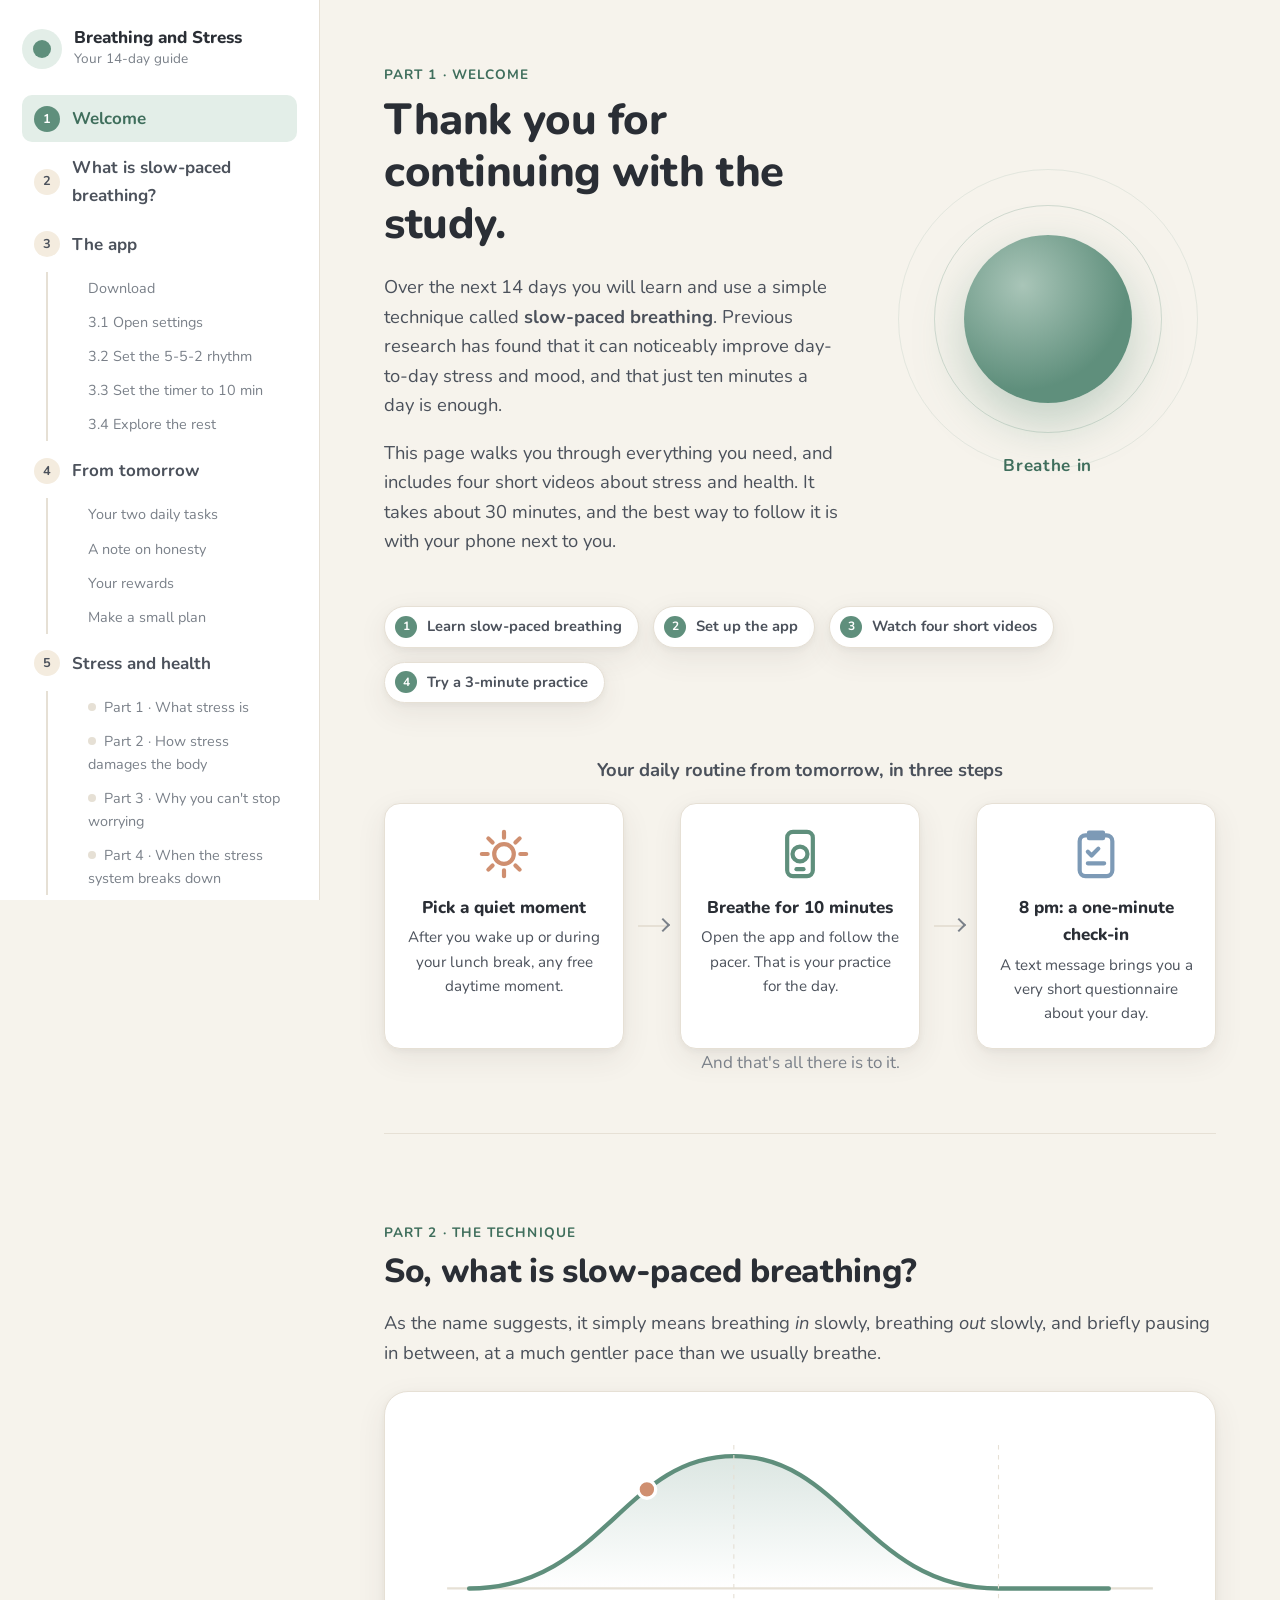
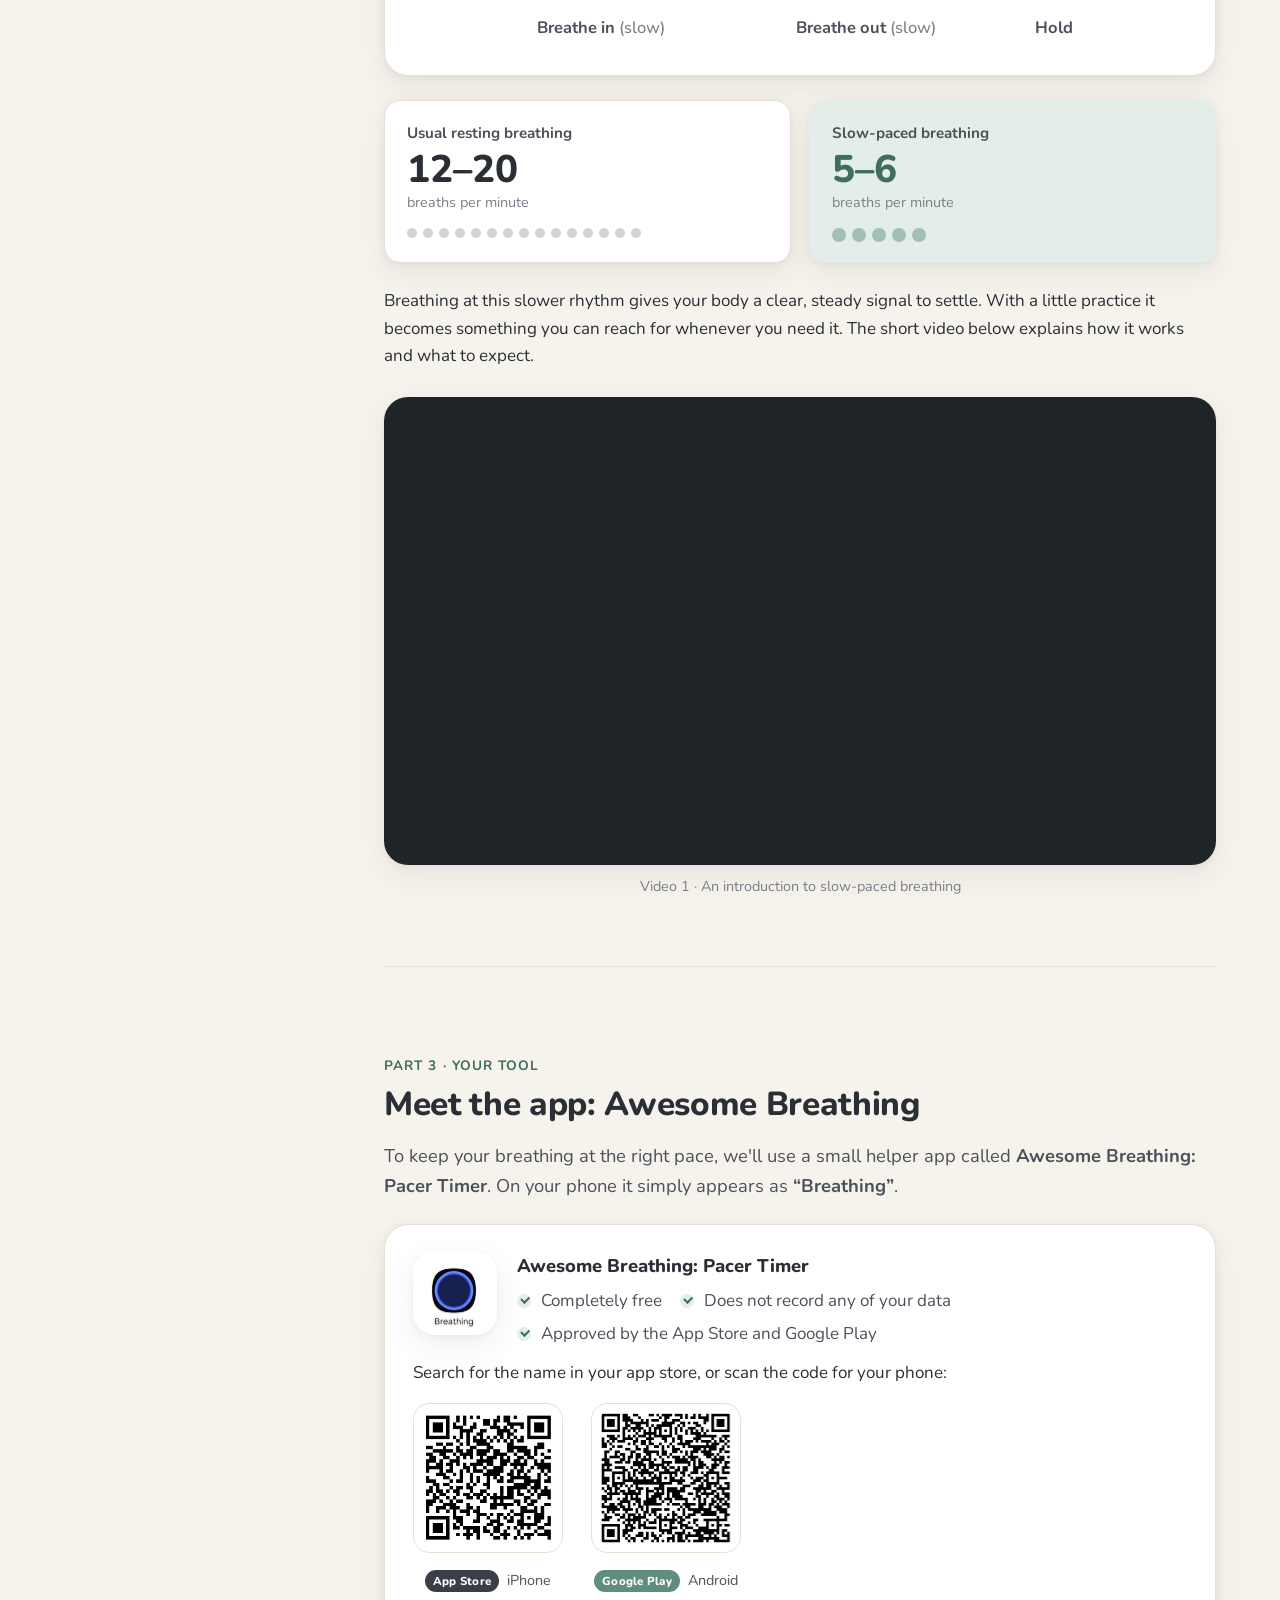
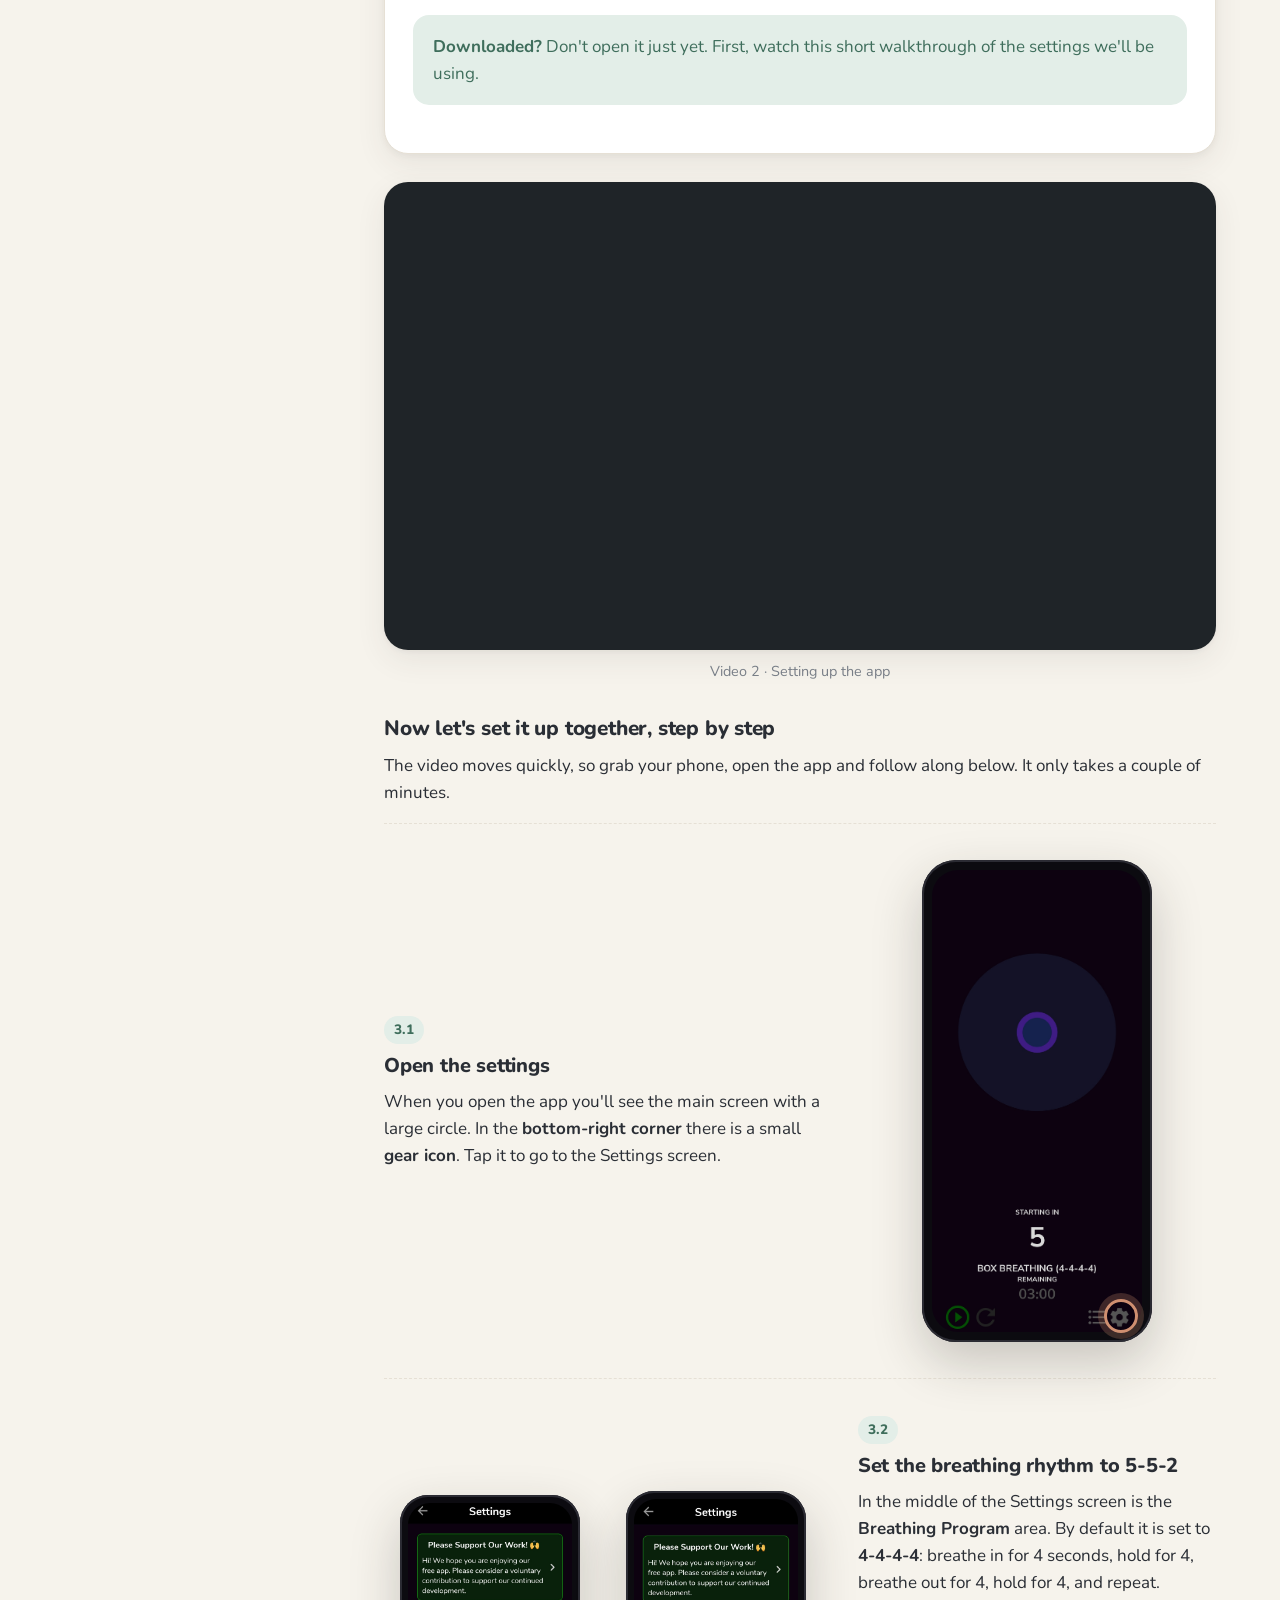
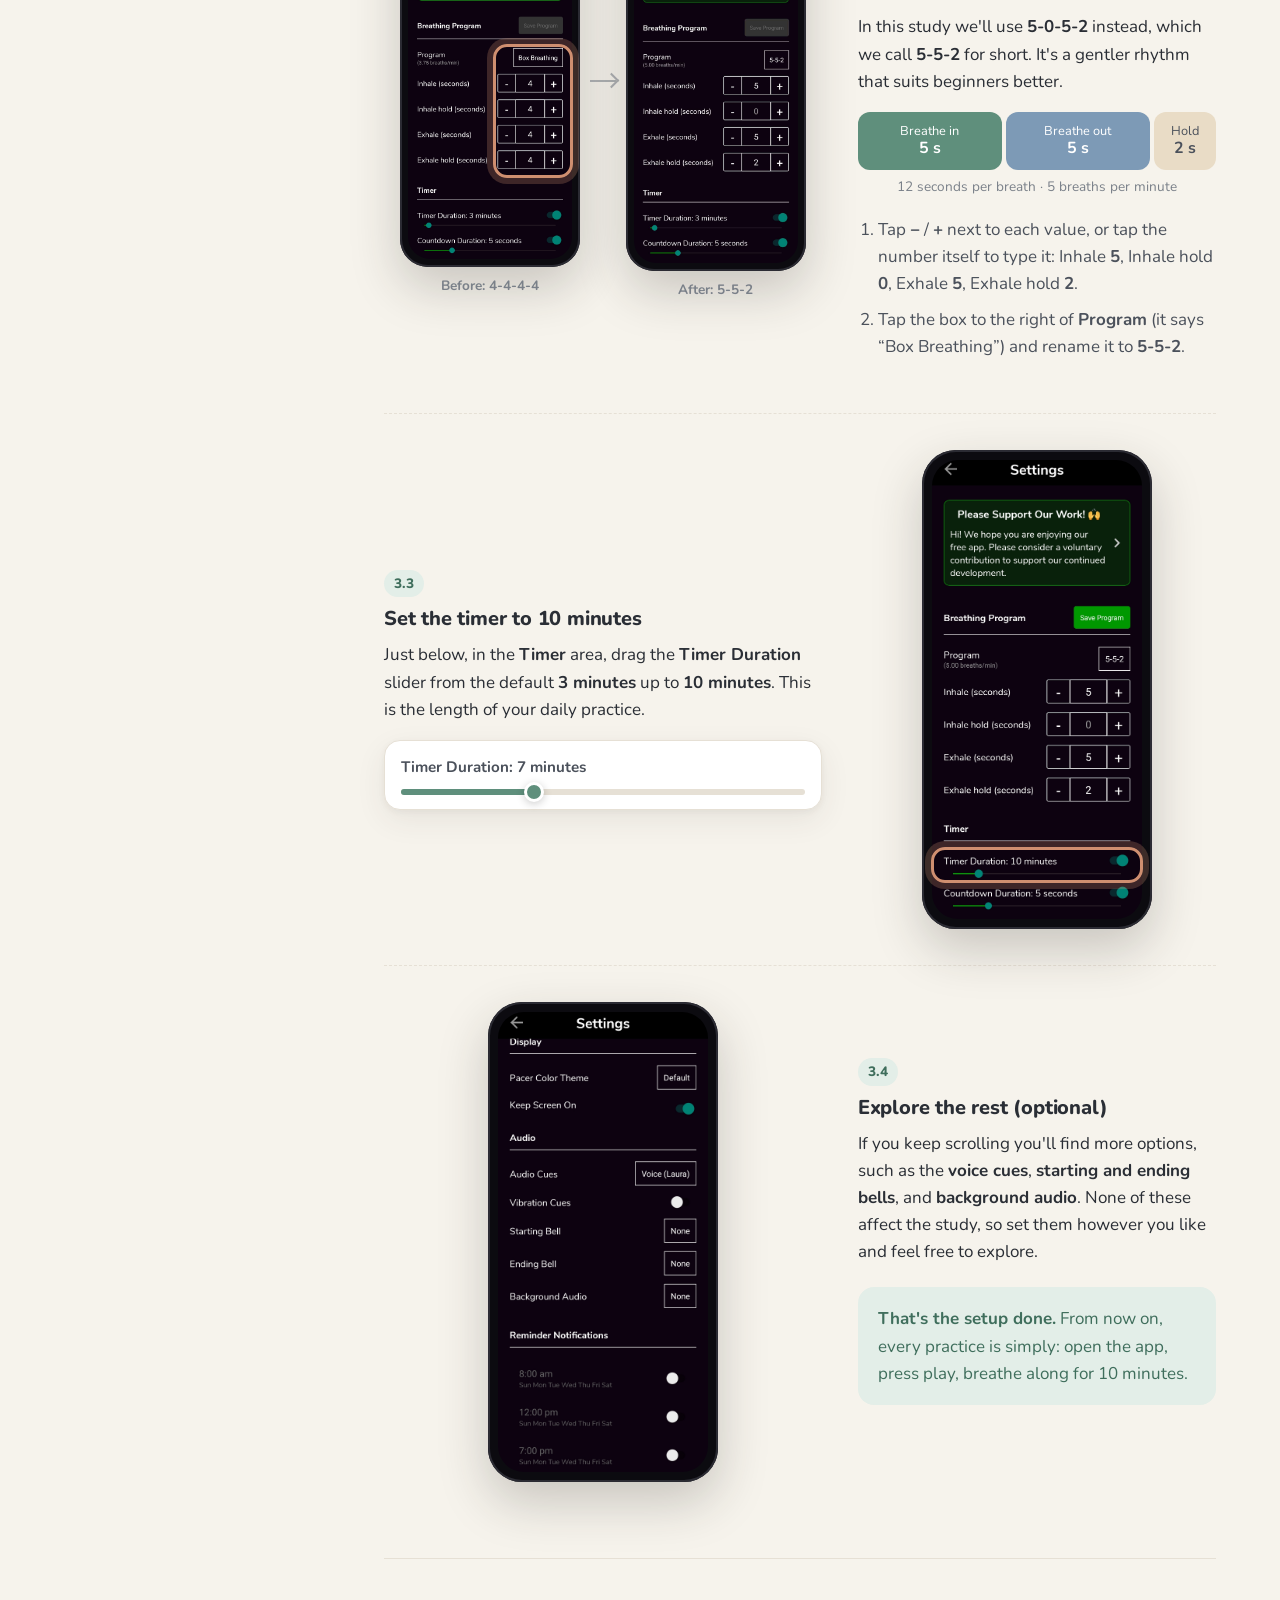
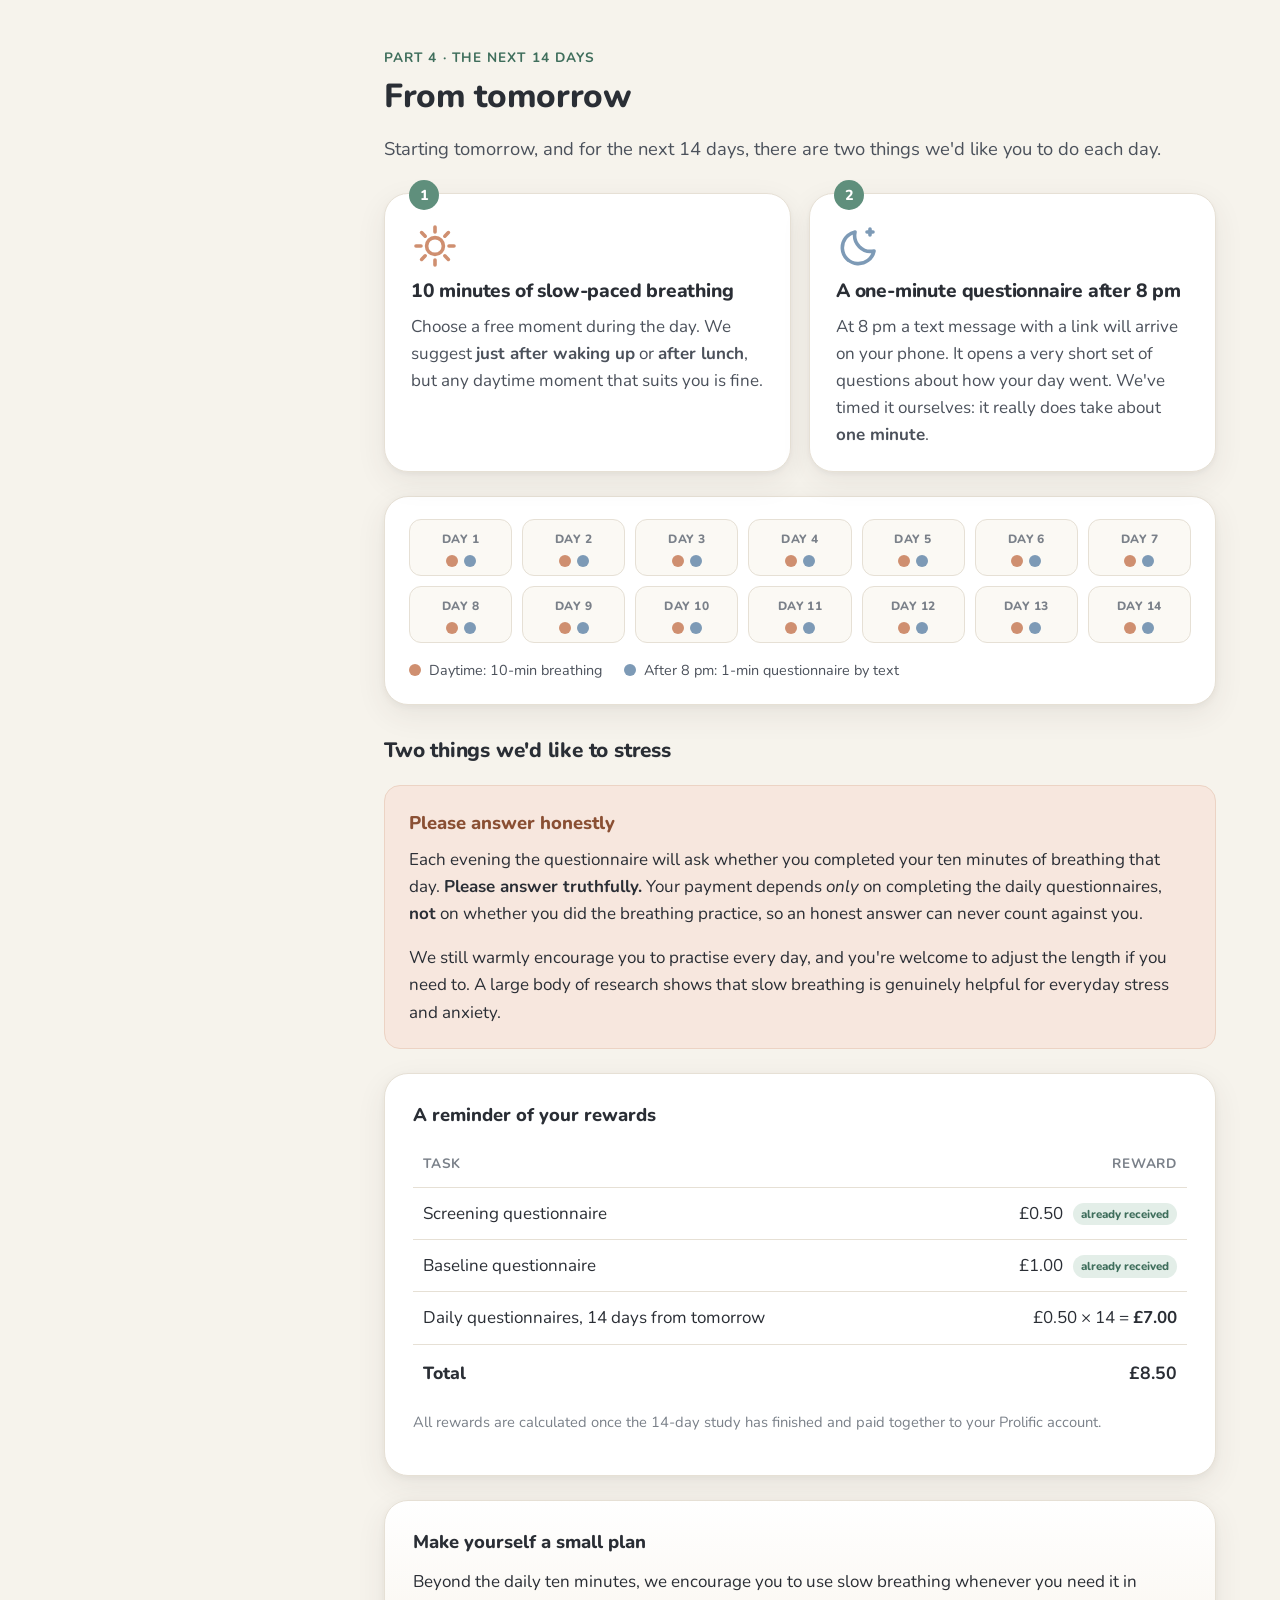
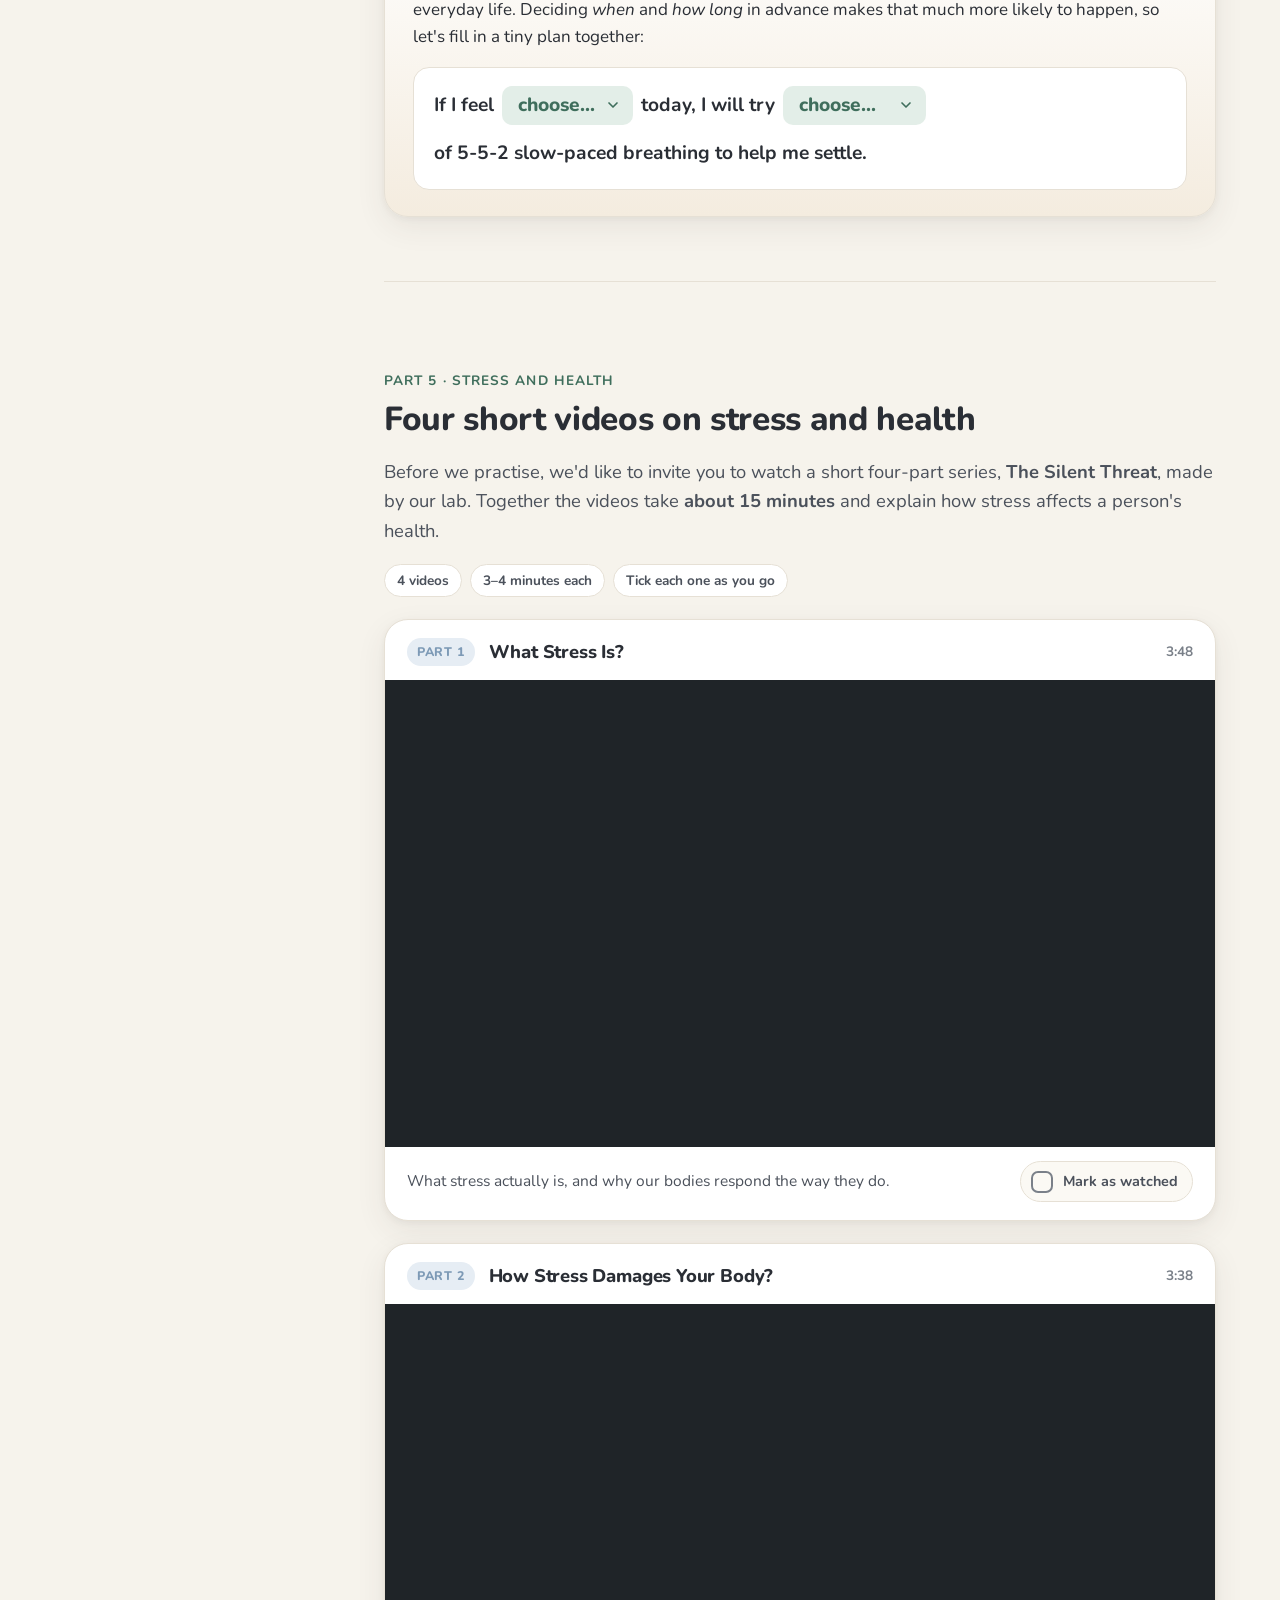
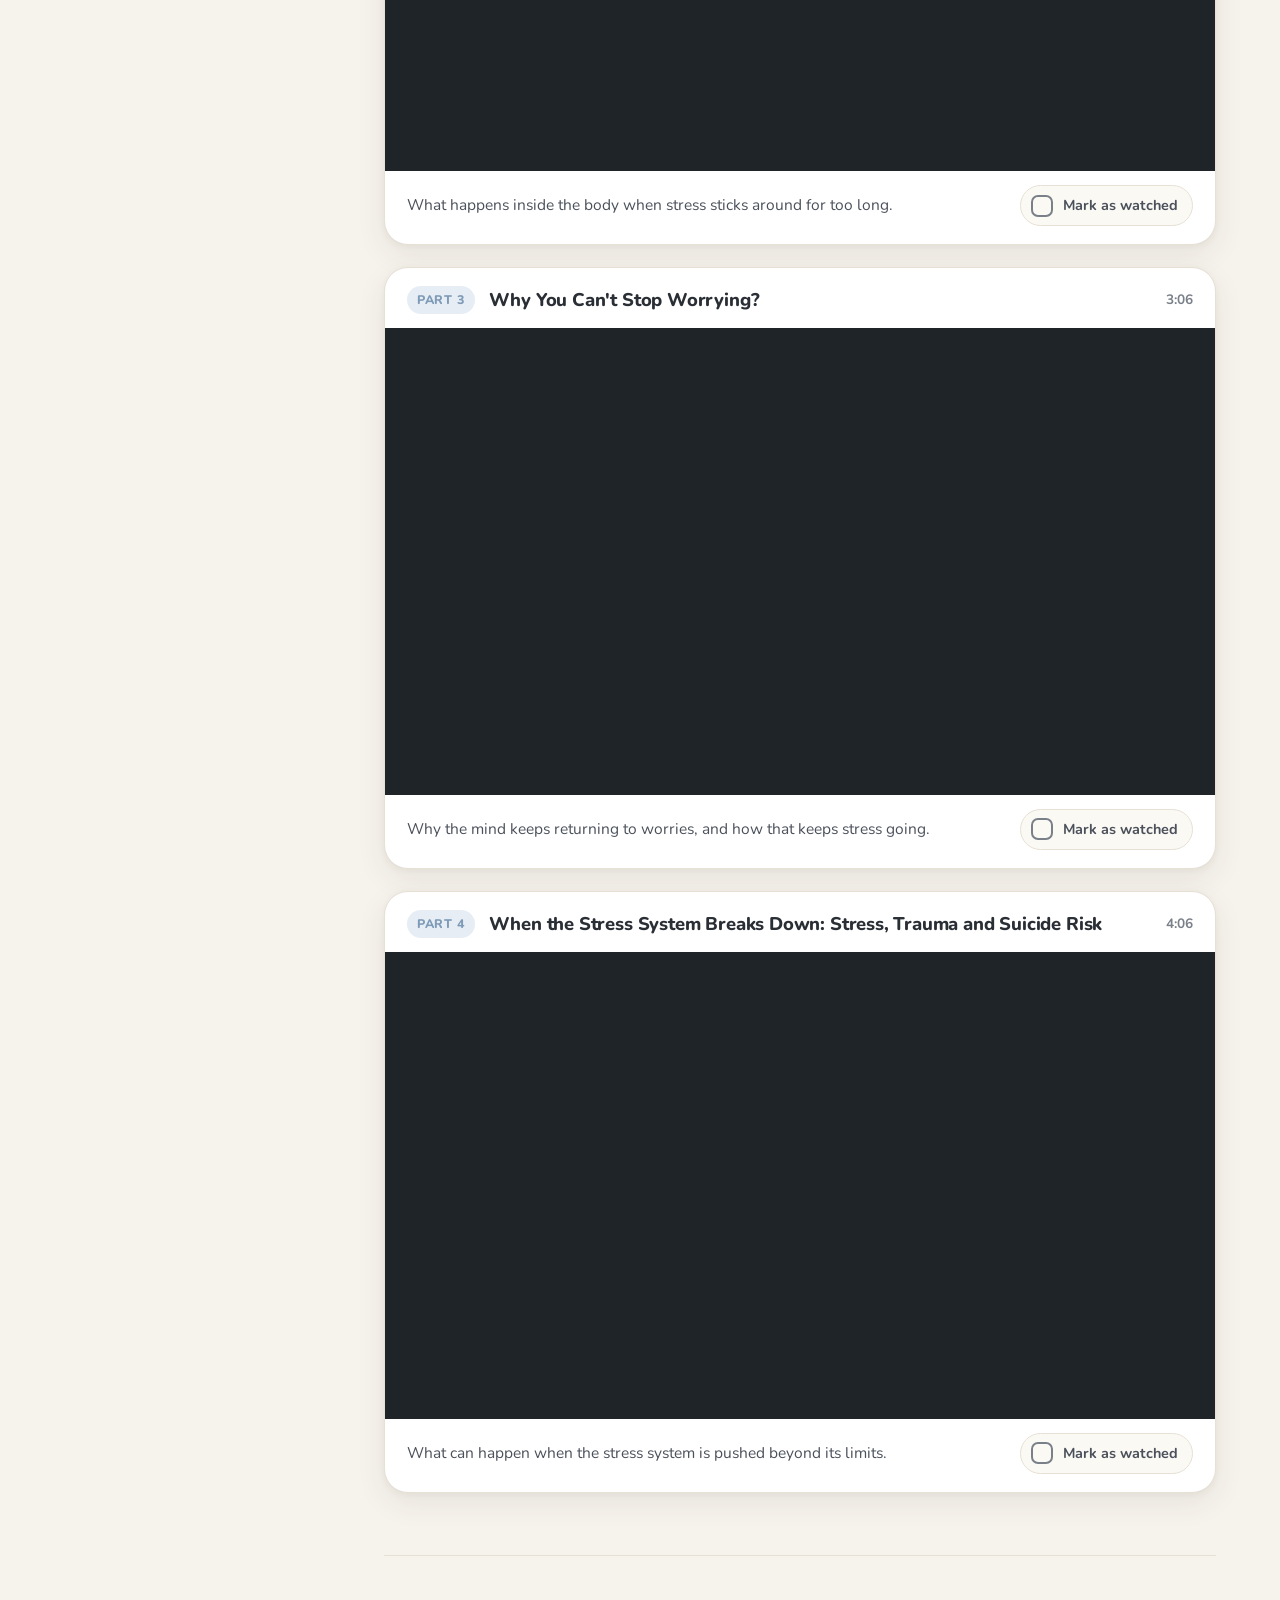
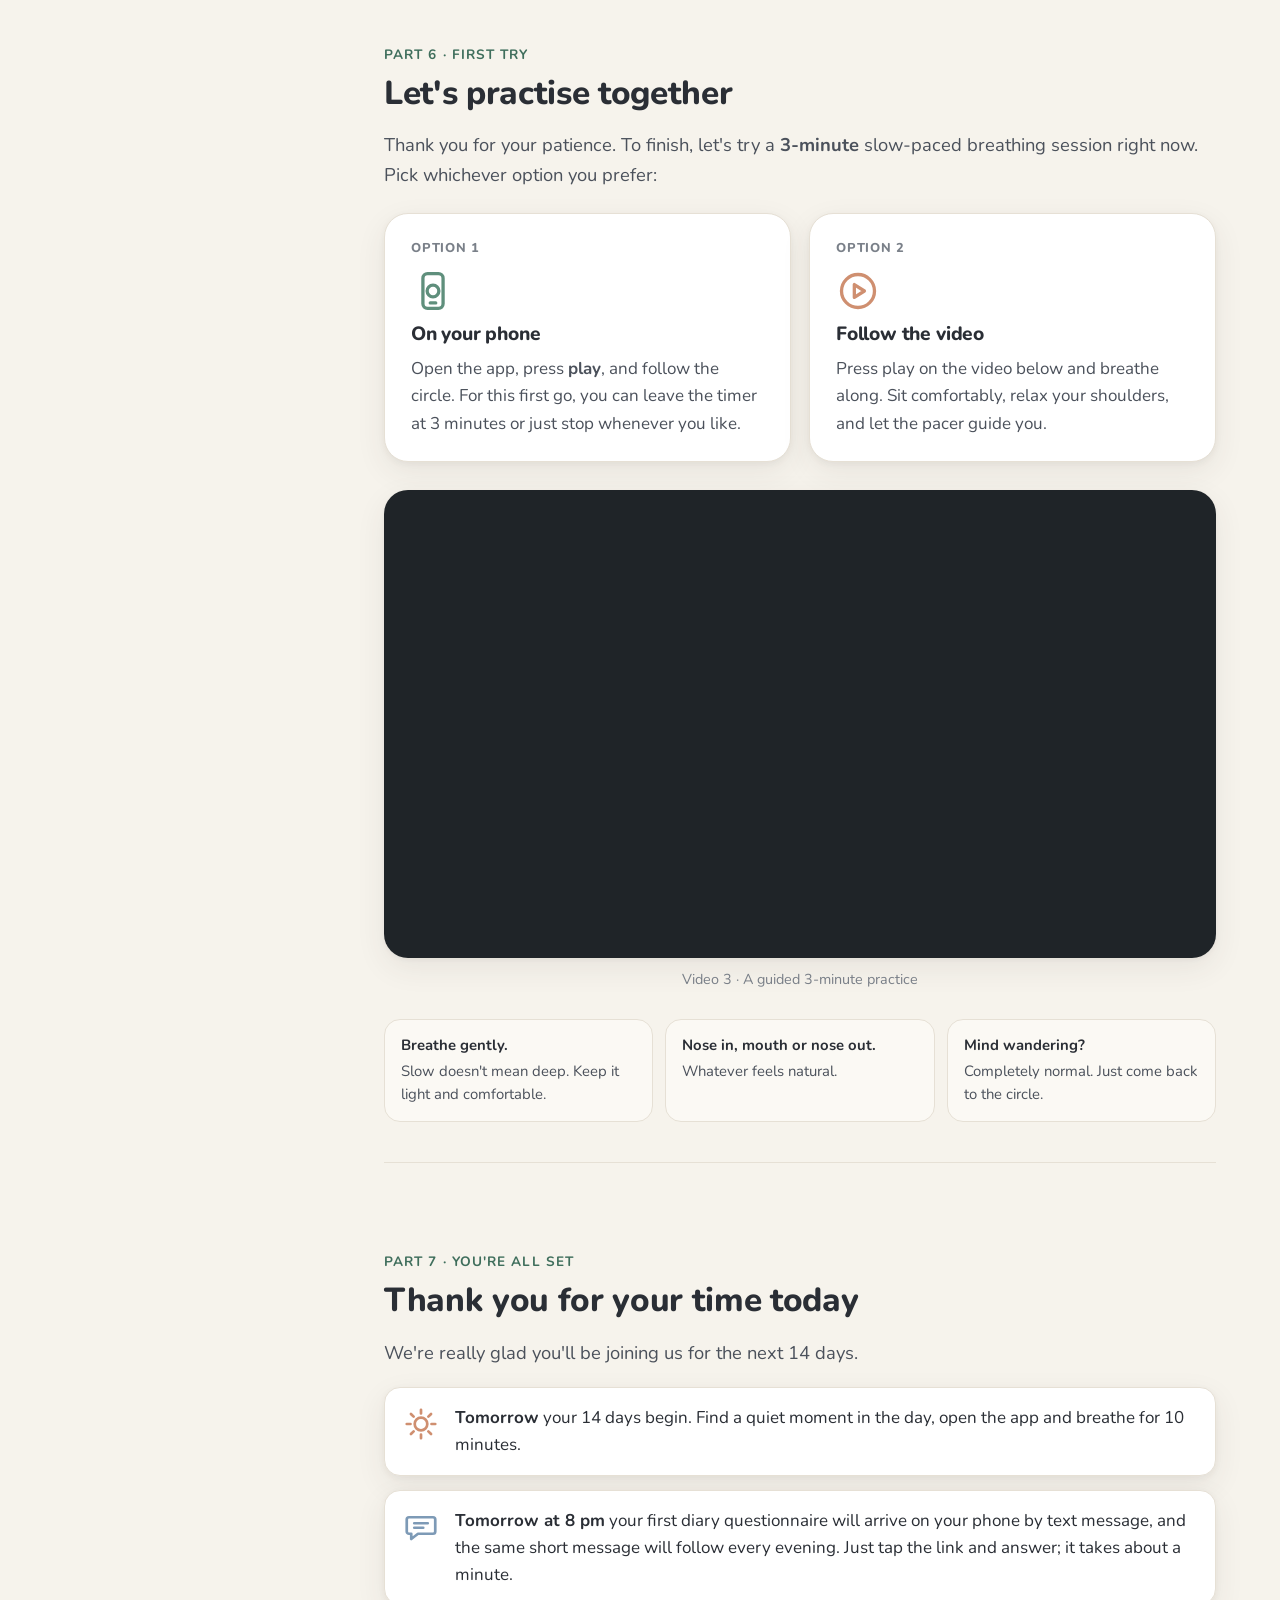
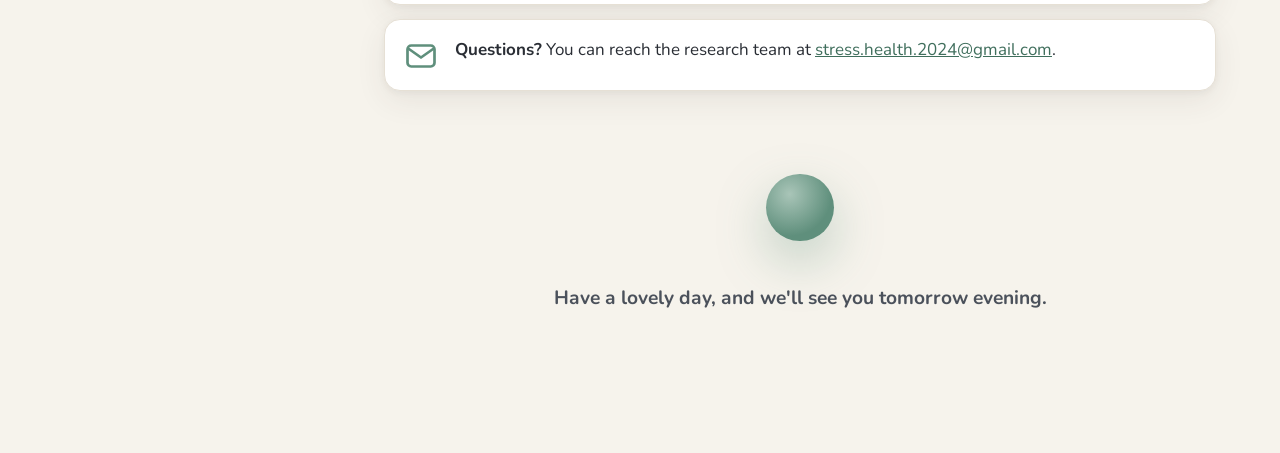
<file: both-r45kn/index.html>
<!doctype html>
<html lang="en-GB">
<head>
<meta charset="utf-8">
<meta name="viewport" content="width=device-width, initial-scale=1">
<title>Breathing and Stress · Your 14-day guide</title>
<meta name="description" content="A short guide to slow-paced breathing, four videos on stress and health, and what the next 14 days of the study involve.">
<link rel="preconnect" href="https://fonts.googleapis.com">
<link rel="preconnect" href="https://fonts.gstatic.com" crossorigin>
<link href="https://fonts.googleapis.com/css2?family=Nunito:wght@400;500;600;700;800&display=swap" rel="stylesheet">
<link rel="stylesheet" href="assets/style.css">
<link rel="stylesheet" href="assets/pe.css">
<link rel="stylesheet" href="assets/combine.css">
</head>
<body>

<div class="progress" aria-hidden="true"><div class="progress__bar" id="progressBar"></div></div>

<header class="topbar">
  <button class="topbar__menu" id="menuBtn" aria-label="Open contents" aria-expanded="false">
    <span></span><span></span><span></span>
  </button>
  <div class="topbar__title">Breathing and Stress</div>
  <div class="topbar__pill" id="topbarSection">Welcome</div>
</header>

<div class="layout">

  <!-- ============ SIDEBAR ============ -->
  <aside class="sidebar" id="sidebar">
    <div class="sidebar__brand">
      <div class="brand-orb" aria-hidden="true"><span></span></div>
      <div>
        <div class="brand-title">Breathing and Stress</div>
        <div class="brand-sub">Your 14-day guide</div>
      </div>
    </div>

    <nav class="toc" aria-label="Contents">
      <a class="toc__item" href="#welcome" data-target="welcome">
        <span class="toc__num">1</span><span class="toc__label">Welcome</span>
      </a>
      <a class="toc__item" href="#what-is-spb" data-target="what-is-spb">
        <span class="toc__num">2</span><span class="toc__label">What is slow-paced breathing?</span>
      </a>
      <a class="toc__item" href="#the-app" data-target="the-app">
        <span class="toc__num">3</span><span class="toc__label">The app</span>
      </a>
      <div class="toc__sub">
        <a class="toc__subitem" href="#step-download" data-target="step-download">Download</a>
        <a class="toc__subitem" href="#step-1" data-target="step-1">3.1 Open settings</a>
        <a class="toc__subitem" href="#step-2" data-target="step-2">3.2 Set the 5-5-2 rhythm</a>
        <a class="toc__subitem" href="#step-3" data-target="step-3">3.3 Set the timer to 10 min</a>
        <a class="toc__subitem" href="#step-4" data-target="step-4">3.4 Explore the rest</a>
      </div>
      <a class="toc__item" href="#from-tomorrow" data-target="from-tomorrow">
        <span class="toc__num">4</span><span class="toc__label">From tomorrow</span>
      </a>
      <div class="toc__sub">
        <a class="toc__subitem" href="#two-things" data-target="two-things">Your two daily tasks</a>
        <a class="toc__subitem" href="#honest" data-target="honest">A note on honesty</a>
        <a class="toc__subitem" href="#rewards" data-target="rewards">Your rewards</a>
        <a class="toc__subitem" href="#plan" data-target="plan">Make a small plan</a>
      </div>
      <a class="toc__item" href="#videos" data-target="videos">
        <span class="toc__num">5</span><span class="toc__label">Stress and health</span>
      </a>
      <div class="toc__sub">
        <a class="toc__subitem" href="#video-1" data-target="video-1"><i class="pip" data-pip="1"></i>Part 1 · What stress is</a>
        <a class="toc__subitem" href="#video-2" data-target="video-2"><i class="pip" data-pip="2"></i>Part 2 · How stress damages the body</a>
        <a class="toc__subitem" href="#video-3" data-target="video-3"><i class="pip" data-pip="3"></i>Part 3 · Why you can't stop worrying</a>
        <a class="toc__subitem" href="#video-4" data-target="video-4"><i class="pip" data-pip="4"></i>Part 4 · When the stress system breaks down</a>
      </div>
      <a class="toc__item" href="#practice" data-target="practice">
        <span class="toc__num">6</span><span class="toc__label">Let's practise</span>
      </a>
      <a class="toc__item" href="#thank-you" data-target="thank-you">
        <span class="toc__num">7</span><span class="toc__label">Thank you</span>
      </a>
    </nav>

    <div class="sidebar__foot sidebar__foot--combo">
      <div class="wp">
        <div class="wp__label"><span>Videos watched</span><strong id="wpCount">0 / 4</strong></div>
        <div class="wp__track"><div class="wp__fill" id="wpFill"></div></div>
      </div>
      <div class="breath-row">
        <div class="mini-breath" aria-hidden="true"><div class="mini-breath__circle" id="miniCircle"></div></div>
        <div class="mini-breath__label" id="miniLabel">Breathe in</div>
      </div>
    </div>
  </aside>
  <div class="sidebar-backdrop" id="backdrop"></div>

  <!-- ============ MAIN ============ -->
  <main class="content">

    <!-- 1. WELCOME -->
    <section class="section hero" id="welcome" data-title="Welcome">
      <div class="hero__text reveal">
        <p class="eyebrow">Part 1 · Welcome</p>
        <h1>Thank you for continuing with the study.</h1>
        <p class="lead">Over the next 14 days you will learn and use a simple technique called <strong>slow-paced breathing</strong>. Previous research has found that it can noticeably improve day-to-day stress and mood, and that just ten minutes a day is enough.</p>
        <p class="lead">This page walks you through everything you need, and includes four short videos about stress and health. It takes about 30 minutes, and the best way to follow it is with your phone next to you.</p>
      </div>
      <div class="hero__visual reveal" aria-hidden="true">
        <div class="orb-stage">
          <div class="orb-ring orb-ring--1"></div>
          <div class="orb-ring orb-ring--2"></div>
          <div class="orb" id="heroOrb"></div>
          <div class="orb-label" id="heroLabel">Breathe in</div>
        </div>
      </div>

      <div class="hero__today reveal" aria-label="What this page covers">
        <div class="today-chip"><span class="n">1</span>Learn slow-paced breathing</div>
        <div class="today-chip"><span class="n">2</span>Set up the app</div>
        <div class="today-chip"><span class="n">3</span>Watch four short videos</div>
        <div class="today-chip"><span class="n">4</span>Try a 3-minute practice</div>
      </div>

      <div class="hero__routine reveal">
        <h2 class="h-small">Your daily routine from tomorrow, in three steps</h2>
        <div class="flow">
          <div class="flow__card">
            <div class="flow__icon icon-sun"></div>
            <div class="flow__title">Pick a quiet moment</div>
            <div class="flow__text">After you wake up or during your lunch break, any free daytime moment.</div>
          </div>
          <div class="flow__arrow"></div>
          <div class="flow__card">
            <div class="flow__icon icon-phone"></div>
            <div class="flow__title">Breathe for 10 minutes</div>
            <div class="flow__text">Open the app and follow the pacer. That is your practice for the day.</div>
          </div>
          <div class="flow__arrow"></div>
          <div class="flow__card">
            <div class="flow__icon icon-clip"></div>
            <div class="flow__title">8 pm: a one-minute check-in</div>
            <div class="flow__text">A text message brings you a very short questionnaire about your day.</div>
          </div>
        </div>
        <p class="centered muted">And that's all there is to it.</p>
      </div>
    </section>

    <!-- 2. WHAT IS SPB -->
    <section class="section" id="what-is-spb" data-title="What is SPB?">
      <div class="reveal">
        <p class="eyebrow">Part 2 · The technique</p>
        <h2>So, what is slow-paced breathing?</h2>
        <p class="lead">As the name suggests, it simply means breathing <em>in</em> slowly, breathing <em>out</em> slowly, and briefly pausing in between, at a much gentler pace than we usually breathe.</p>
      </div>

      <div class="card card--wide reveal">
        <svg class="wave" viewBox="0 0 720 220" role="img" aria-label="One slow breath: a slow rise for breathing in, a slow fall for breathing out, then a short flat hold.">
          <defs>
            <linearGradient id="waveFill" x1="0" x2="0" y1="0" y2="1">
              <stop offset="0%" stop-color="var(--accent)" stop-opacity=".22"/>
              <stop offset="100%" stop-color="var(--accent)" stop-opacity="0"/>
            </linearGradient>
          </defs>
          <line x1="40" y1="160" x2="680" y2="160" class="wave__base"/>
          <path d="M60,160 C180,160 200,40 300,40 C400,40 420,160 540,160 L640,160 L640,160 L60,160 Z" fill="url(#waveFill)"/>
          <path id="breathPath" d="M60,160 C180,160 200,40 300,40 C400,40 420,160 540,160 L640,160" class="wave__line"/>
          <circle r="8" class="wave__dot">
            <animateMotion dur="12s" repeatCount="indefinite" keyPoints="0;0.42;0.84;1" keyTimes="0;0.4167;0.8333;1" calcMode="linear">
              <mpath href="#breathPath"/>
            </animateMotion>
          </circle>
          <text x="180" y="200" class="wave__label">Breathe in <tspan class="wave__hint">(slow)</tspan></text>
          <text x="420" y="200" class="wave__label">Breathe out <tspan class="wave__hint">(slow)</tspan></text>
          <text x="590" y="200" class="wave__label">Hold</text>
          <line x1="300" y1="30" x2="300" y2="170" class="wave__div"/>
          <line x1="540" y1="30" x2="540" y2="170" class="wave__div"/>
        </svg>
      </div>

      <div class="two-col reveal">
        <div class="stat">
          <div class="stat__label">Usual resting breathing</div>
          <div class="stat__value">12–20</div>
          <div class="stat__unit">breaths per minute</div>
          <div class="dots dots--fast" aria-hidden="true"><i></i><i></i><i></i><i></i><i></i><i></i><i></i><i></i><i></i><i></i><i></i><i></i><i></i><i></i><i></i></div>
        </div>
        <div class="stat stat--accent">
          <div class="stat__label">Slow-paced breathing</div>
          <div class="stat__value">5–6</div>
          <div class="stat__unit">breaths per minute</div>
          <div class="dots dots--slow" aria-hidden="true"><i></i><i></i><i></i><i></i><i></i></div>
        </div>
      </div>

      <p class="reveal">Breathing at this slower rhythm gives your body a clear, steady signal to settle. With a little practice it becomes something you can reach for whenever you need it. The short video below explains how it works and what to expect.</p>

      <div class="video reveal" data-video="section1">
        <div class="video__frame" id="video-section1"></div>
        <div class="video__caption">Video 1 · An introduction to slow-paced breathing</div>
      </div>
    </section>

    <!-- 3. THE APP -->
    <section class="section" id="the-app" data-title="The app">
      <div class="reveal">
        <p class="eyebrow">Part 3 · Your tool</p>
        <h2>Meet the app: <span class="nowrap">Awesome Breathing</span></h2>
        <p class="lead">To keep your breathing at the right pace, we'll use a small helper app called <strong>Awesome Breathing: Pacer Timer</strong>. On your phone it simply appears as <strong>“Breathing”</strong>.</p>
      </div>

      <div class="app-card reveal" id="step-download">
        <div class="app-card__head">
          <img src="assets/app-icon.jpg" alt="The Breathing app icon: a dark rounded square with a blue and purple ring." class="app-icon">
          <div>
            <div class="app-card__name">Awesome Breathing: Pacer Timer</div>
            <ul class="ticks">
              <li>Completely free</li>
              <li>Does not record any of your data</li>
              <li>Approved by the App Store and Google Play</li>
            </ul>
          </div>
        </div>
        <p>Search for the name in your app store, or scan the code for your phone:</p>
        <div class="qr-row">
          <div class="qr">
            <img src="assets/qr-appstore.png" alt="QR code for the App Store listing">
            <div class="qr__label"><span class="badge badge--apple">App Store</span> iPhone</div>
          </div>
          <div class="qr">
            <img src="assets/qr-googleplay.png" alt="QR code for the Google Play listing">
            <div class="qr__label"><span class="badge badge--play">Google Play</span> Android</div>
          </div>
        </div>
        <div class="callout callout--soft">
          <strong>Downloaded?</strong> Don't open it just yet. First, watch this short walkthrough of the settings we'll be using.
        </div>
      </div>

      <div class="video reveal" data-video="section2">
        <div class="video__frame" id="video-section2"></div>
        <div class="video__caption">Video 2 · Setting up the app</div>
      </div>

      <div class="reveal">
        <h3>Now let's set it up together, step by step</h3>
        <p>The video moves quickly, so grab your phone, open the app and follow along below. It only takes a couple of minutes.</p>
      </div>

      <div class="step reveal" id="step-1">
        <div class="step__text">
          <div class="step__num">3.1</div>
          <h4>Open the settings</h4>
          <p>When you open the app you'll see the main screen with a large circle. In the <strong>bottom-right corner</strong> there is a small <strong>gear icon</strong>. Tap it to go to the Settings screen.</p>
        </div>
        <div class="step__visual">
          <figure class="phone">
            <img src="assets/app-main.jpg" alt="The app's main screen: a large dark circle, a 5-second countdown and a gear icon in the bottom-right corner.">
            <span class="hotspot" style="left:86.5%; top:94.6%"></span>
          </figure>
        </div>
      </div>

      <div class="step step--flip reveal" id="step-2">
        <div class="step__text">
          <div class="step__num">3.2</div>
          <h4>Set the breathing rhythm to 5-5-2</h4>
          <p>In the middle of the Settings screen is the <strong>Breathing Program</strong> area. By default it is set to <strong>4-4-4-4</strong>: breathe in for 4 seconds, hold for 4, breathe out for 4, hold for 4, and repeat.</p>
          <p>In this study we'll use <strong>5-0-5-2</strong> instead, which we call <strong>5-5-2</strong> for short. It's a gentler rhythm that suits beginners better.</p>

          <div class="rhythm" aria-label="The 5-5-2 rhythm: breathe in 5 seconds, breathe out 5 seconds, hold 2 seconds.">
            <div class="rhythm__row">
              <div class="rhythm__seg rhythm__seg--in" style="flex:5"><span>Breathe in</span><b>5 s</b></div>
              <div class="rhythm__seg rhythm__seg--out" style="flex:5"><span>Breathe out</span><b>5 s</b></div>
              <div class="rhythm__seg rhythm__seg--hold" style="flex:2"><span>Hold</span><b>2 s</b></div>
            </div>
            <div class="rhythm__note">12 seconds per breath · 5 breaths per minute</div>
          </div>

          <ol class="mini-steps">
            <li>Tap <strong>−</strong> / <strong>+</strong> next to each value, or tap the number itself to type it: Inhale <b>5</b>, Inhale hold <b>0</b>, Exhale <b>5</b>, Exhale hold <b>2</b>.</li>
            <li>Tap the box to the right of <strong>Program</strong> (it says “Box Breathing”) and rename it to <b>5-5-2</b>.</li>
          </ol>
        </div>
        <div class="step__visual step__visual--pair">
          <figure class="phone phone--sm">
            <img src="assets/app-settings.jpg" alt="Settings screen with the default Box Breathing program set to 4-4-4-4.">
            <span class="hotspot hotspot--box" style="left:52%; top:40%; width:44%; height:36%"></span>
            <figcaption>Before: 4-4-4-4</figcaption>
          </figure>
          <div class="pair-arrow" aria-hidden="true"></div>
          <figure class="phone phone--sm">
            <img src="assets/app-settings-552.jpg" alt="Settings screen after the change: program renamed to 5-5-2 with values 5, 0, 5 and 2.">
            <figcaption>After: 5-5-2</figcaption>
          </figure>
        </div>
      </div>

      <div class="step reveal" id="step-3">
        <div class="step__text">
          <div class="step__num">3.3</div>
          <h4>Set the timer to 10 minutes</h4>
          <p>Just below, in the <strong>Timer</strong> area, drag the <strong>Timer Duration</strong> slider from the default <strong>3 minutes</strong> up to <strong>10 minutes</strong>. This is the length of your daily practice.</p>
          <div class="slider-demo" aria-hidden="true">
            <div class="slider-demo__label">Timer Duration: <span id="sliderText">3 minutes</span></div>
            <div class="slider-demo__track"><div class="slider-demo__fill" id="sliderFill"></div><div class="slider-demo__knob" id="sliderKnob"></div></div>
          </div>
        </div>
        <div class="step__visual">
          <figure class="phone">
            <img src="assets/app-settings-10min.jpg" alt="Settings screen with Timer Duration set to 10 minutes.">
            <span class="hotspot hotspot--box" style="left:4%; top:83%; width:92%; height:7.5%"></span>
          </figure>
        </div>
      </div>

      <div class="step step--flip reveal" id="step-4">
        <div class="step__text">
          <div class="step__num">3.4</div>
          <h4>Explore the rest (optional)</h4>
          <p>If you keep scrolling you'll find more options, such as the <strong>voice cues</strong>, <strong>starting and ending bells</strong>, and <strong>background audio</strong>. None of these affect the study, so set them however you like and feel free to explore.</p>
          <div class="callout callout--soft">
            <strong>That's the setup done.</strong> From now on, every practice is simply: open the app, press play, breathe along for 10 minutes.
          </div>
        </div>
        <div class="step__visual">
          <figure class="phone">
            <img src="assets/app-settings-audio.jpg" alt="Further settings: display theme, audio cues, vibration, bells and background audio.">
          </figure>
        </div>
      </div>
    </section>

    <!-- 4. FROM TOMORROW -->
    <section class="section" id="from-tomorrow" data-title="From tomorrow">
      <div class="reveal">
        <p class="eyebrow">Part 4 · The next 14 days</p>
        <h2>From tomorrow</h2>
        <p class="lead">Starting tomorrow, and for the next 14 days, there are two things we'd like you to do each day.</p>
      </div>

      <div class="two-col two-col--tasks reveal" id="two-things">
        <div class="task">
          <div class="task__badge">1</div>
          <div class="task__icon icon-sun"></div>
          <h3>10 minutes of slow-paced breathing</h3>
          <p>Choose a free moment during the day. We suggest <strong>just after waking up</strong> or <strong>after lunch</strong>, but any daytime moment that suits you is fine.</p>
        </div>
        <div class="task">
          <div class="task__badge">2</div>
          <div class="task__icon icon-moon"></div>
          <h3>A one-minute questionnaire after 8 pm</h3>
          <p>At 8 pm a text message with a link will arrive on your phone. It opens a very short set of questions about how your day went. We've timed it ourselves: it really does take about <strong>one minute</strong>.</p>
        </div>
      </div>

      <div class="timeline reveal" aria-label="14-day calendar, each day with a daytime breathing practice and an 8 pm questionnaire.">
        <div class="timeline__days" id="timelineDays"></div>
        <div class="timeline__legend">
          <span><i class="legend-dot legend-dot--day"></i>Daytime: 10-min breathing</span>
          <span><i class="legend-dot legend-dot--night"></i>After 8 pm: 1-min questionnaire by text</span>
        </div>
      </div>

      <h3 class="reveal">Two things we'd like to stress</h3>

      <div class="callout callout--important reveal" id="honest">
        <div class="callout__title">Please answer honestly</div>
        <p>Each evening the questionnaire will ask whether you completed your ten minutes of breathing that day. <strong>Please answer truthfully.</strong> Your payment depends <em>only</em> on completing the daily questionnaires, <strong>not</strong> on whether you did the breathing practice, so an honest answer can never count against you.</p>
        <p>We still warmly encourage you to practise every day, and you're welcome to adjust the length if you need to. A large body of research shows that slow breathing is genuinely helpful for everyday stress and anxiety.</p>
      </div>

      <div class="card reveal" id="rewards">
        <div class="card__title">A reminder of your rewards</div>
        <table class="rewards">
          <thead><tr><th>Task</th><th>Reward</th></tr></thead>
          <tbody>
            <tr><td>Screening questionnaire</td><td>£0.50 <span class="tag">already received</span></td></tr>
            <tr><td>Baseline questionnaire</td><td>£1.00 <span class="tag">already received</span></td></tr>
            <tr><td>Daily questionnaires, 14 days from tomorrow</td><td>£0.50 × 14 = <strong>£7.00</strong></td></tr>
          </tbody>
          <tfoot><tr><td>Total</td><td><strong>£8.50</strong></td></tr></tfoot>
        </table>
        <p class="muted small">All rewards are calculated once the 14-day study has finished and paid together to your Prolific account.</p>
      </div>

      <div class="card card--plan reveal" id="plan">
        <div class="card__title">Make yourself a small plan</div>
        <p>Beyond the daily ten minutes, we encourage you to use slow breathing whenever you need it in everyday life. Deciding <em>when</em> and <em>how long</em> in advance makes that much more likely to happen, so let's fill in a tiny plan together:</p>

        <div class="plan-sentence">
          <span>If I feel</span>
          <select id="planFeeling" aria-label="Choose a feeling">
            <option value="" selected disabled>choose…</option>
            <option>irritable</option>
            <option>tense</option>
            <option>anxious</option>
            <option>stressed</option>
          </select>
          <span>today, I will try</span>
          <select id="planDuration" aria-label="Choose a duration">
            <option value="" selected disabled>choose…</option>
            <option>1 minute</option>
            <option>2 minutes</option>
            <option>3 minutes</option>
          </select>
          <span>of 5-5-2 slow-paced breathing to help me settle.</span>
        </div>

        <div class="plan-result" id="planResult" hidden>
          <div class="plan-result__check" aria-hidden="true"></div>
          <div>
            <div class="plan-result__title">Your plan</div>
            <div class="plan-result__text" id="planText"></div>
            <div class="muted small">Nothing is sent anywhere. This is just for you, so you might like to screenshot it or jot it down.</div>
          </div>
        </div>
      </div>
    </section>

    <!-- 5. STRESS AND HEALTH VIDEOS -->
    <section class="section" id="videos" data-title="Stress and health">
      <div class="reveal">
        <p class="eyebrow">Part 5 · Stress and health</p>
        <h2>Four short videos on stress and health</h2>
        <p class="lead">Before we practise, we'd like to invite you to watch a short four-part series, <strong>The Silent Threat</strong>, made by our lab. Together the videos take <strong>about 15 minutes</strong> and explain how stress affects a person's health.</p>
        <div class="series-strip" aria-hidden="true">
          <span class="series-strip__chip">4 videos</span>
          <span class="series-strip__chip">3–4 minutes each</span>
          <span class="series-strip__chip">Tick each one as you go</span>
        </div>
      </div>

      <article class="vcard reveal" id="video-1" data-title="Part 1">
        <header class="vcard__head">
          <span class="vcard__num">Part 1</span>
          <h3 class="vcard__title">What Stress Is?</h3>
          <span class="vcard__dur">3:48</span>
        </header>
        <div class="video__frame" data-video-id="XYuStlZjOng"></div>
        <div class="vcard__foot">
          <p class="vcard__desc">What stress actually is, and why our bodies respond the way they do.</p>
          <label class="watched"><input type="checkbox" data-watch="1"><span class="watched__box"></span><span class="watched__text">Mark as watched</span></label>
        </div>
      </article>

      <article class="vcard reveal" id="video-2" data-title="Part 2">
        <header class="vcard__head">
          <span class="vcard__num">Part 2</span>
          <h3 class="vcard__title">How Stress Damages Your Body?</h3>
          <span class="vcard__dur">3:38</span>
        </header>
        <div class="video__frame" data-video-id="aR_-JceH1Ps"></div>
        <div class="vcard__foot">
          <p class="vcard__desc">What happens inside the body when stress sticks around for too long.</p>
          <label class="watched"><input type="checkbox" data-watch="2"><span class="watched__box"></span><span class="watched__text">Mark as watched</span></label>
        </div>
      </article>

      <article class="vcard reveal" id="video-3" data-title="Part 3">
        <header class="vcard__head">
          <span class="vcard__num">Part 3</span>
          <h3 class="vcard__title">Why You Can't Stop Worrying?</h3>
          <span class="vcard__dur">3:06</span>
        </header>
        <div class="video__frame" data-video-id="O-Wy_7t5NKw"></div>
        <div class="vcard__foot">
          <p class="vcard__desc">Why the mind keeps returning to worries, and how that keeps stress going.</p>
          <label class="watched"><input type="checkbox" data-watch="3"><span class="watched__box"></span><span class="watched__text">Mark as watched</span></label>
        </div>
      </article>

      <article class="vcard reveal" id="video-4" data-title="Part 4">
        <header class="vcard__head">
          <span class="vcard__num">Part 4</span>
          <h3 class="vcard__title">When the Stress System Breaks Down: Stress, Trauma and Suicide Risk</h3>
          <span class="vcard__dur">4:06</span>
        </header>
        <div class="video__frame" data-video-id="3xGcuVhjCD8"></div>
        <div class="vcard__foot">
          <p class="vcard__desc">What can happen when the stress system is pushed beyond its limits.</p>
          <label class="watched"><input type="checkbox" data-watch="4"><span class="watched__box"></span><span class="watched__text">Mark as watched</span></label>
        </div>
      </article>

      <div class="done-card" id="doneCard" hidden>
        <div class="done-card__check" aria-hidden="true"></div>
        <div>
          <div class="done-card__title">All four videos watched</div>
          <div class="muted small">Lovely. Now let's finish with a short practice.</div>
        </div>
      </div>
    </section>

    <!-- 6. PRACTICE -->
    <section class="section" id="practice" data-title="Let's practise">
      <div class="reveal">
        <p class="eyebrow">Part 6 · First try</p>
        <h2>Let's practise together</h2>
        <p class="lead">Thank you for your patience. To finish, let's try a <strong>3-minute</strong> slow-paced breathing session right now. Pick whichever option you prefer:</p>
      </div>

      <div class="two-col reveal">
        <div class="option">
          <div class="option__num">Option 1</div>
          <div class="option__icon icon-phone"></div>
          <h3>On your phone</h3>
          <p>Open the app, press <strong>play</strong>, and follow the circle. For this first go, you can leave the timer at 3 minutes or just stop whenever you like.</p>
        </div>
        <div class="option">
          <div class="option__num">Option 2</div>
          <div class="option__icon icon-play"></div>
          <h3>Follow the video</h3>
          <p>Press play on the video below and breathe along. Sit comfortably, relax your shoulders, and let the pacer guide you.</p>
        </div>
      </div>

      <div class="video reveal" data-video="section3">
        <div class="video__frame" id="video-section3"></div>
        <div class="video__caption">Video 3 · A guided 3-minute practice</div>
      </div>

      <div class="tips reveal">
        <div class="tip"><b>Breathe gently.</b> Slow doesn't mean deep. Keep it light and comfortable.</div>
        <div class="tip"><b>Nose in, mouth or nose out.</b> Whatever feels natural.</div>
        <div class="tip"><b>Mind wandering?</b> Completely normal. Just come back to the circle.</div>
      </div>
    </section>

    <!-- 7. THANK YOU -->
    <section class="section section--last" id="thank-you" data-title="Thank you">
      <div class="reveal">
        <p class="eyebrow">Part 7 · You're all set</p>
        <h2>Thank you for your time today</h2>
        <p class="lead">We're really glad you'll be joining us for the next 14 days.</p>
      </div>
      <div class="next reveal">
        <div class="next__item">
          <div class="next__icon icon-sun"></div>
          <div><b>Tomorrow</b> your 14 days begin. Find a quiet moment in the day, open the app and breathe for 10 minutes.</div>
        </div>
        <div class="next__item">
          <div class="next__icon icon-sms"></div>
          <div><b>Tomorrow at 8 pm</b> your first diary questionnaire will arrive on your phone by text message, and the same short message will follow every evening. Just tap the link and answer; it takes about a minute.</div>
        </div>
        <div class="next__item">
          <div class="next__icon icon-mail"></div>
          <div><b>Questions?</b> You can reach the research team at <a href="mailto:stress.health.2024@gmail.com">stress.health.2024@gmail.com</a>.</div>
        </div>
      </div>
      <div class="finale reveal">
        <div class="orb-stage orb-stage--sm" aria-hidden="true">
          <div class="orb" id="finaleOrb"></div>
        </div>
        <p class="finale__text">Have a lovely day, and we'll see you tomorrow evening.</p>
      </div>
    </section>

  </main>
</div>

<script src="assets/app.js"></script>
</body>
</html>
</file>
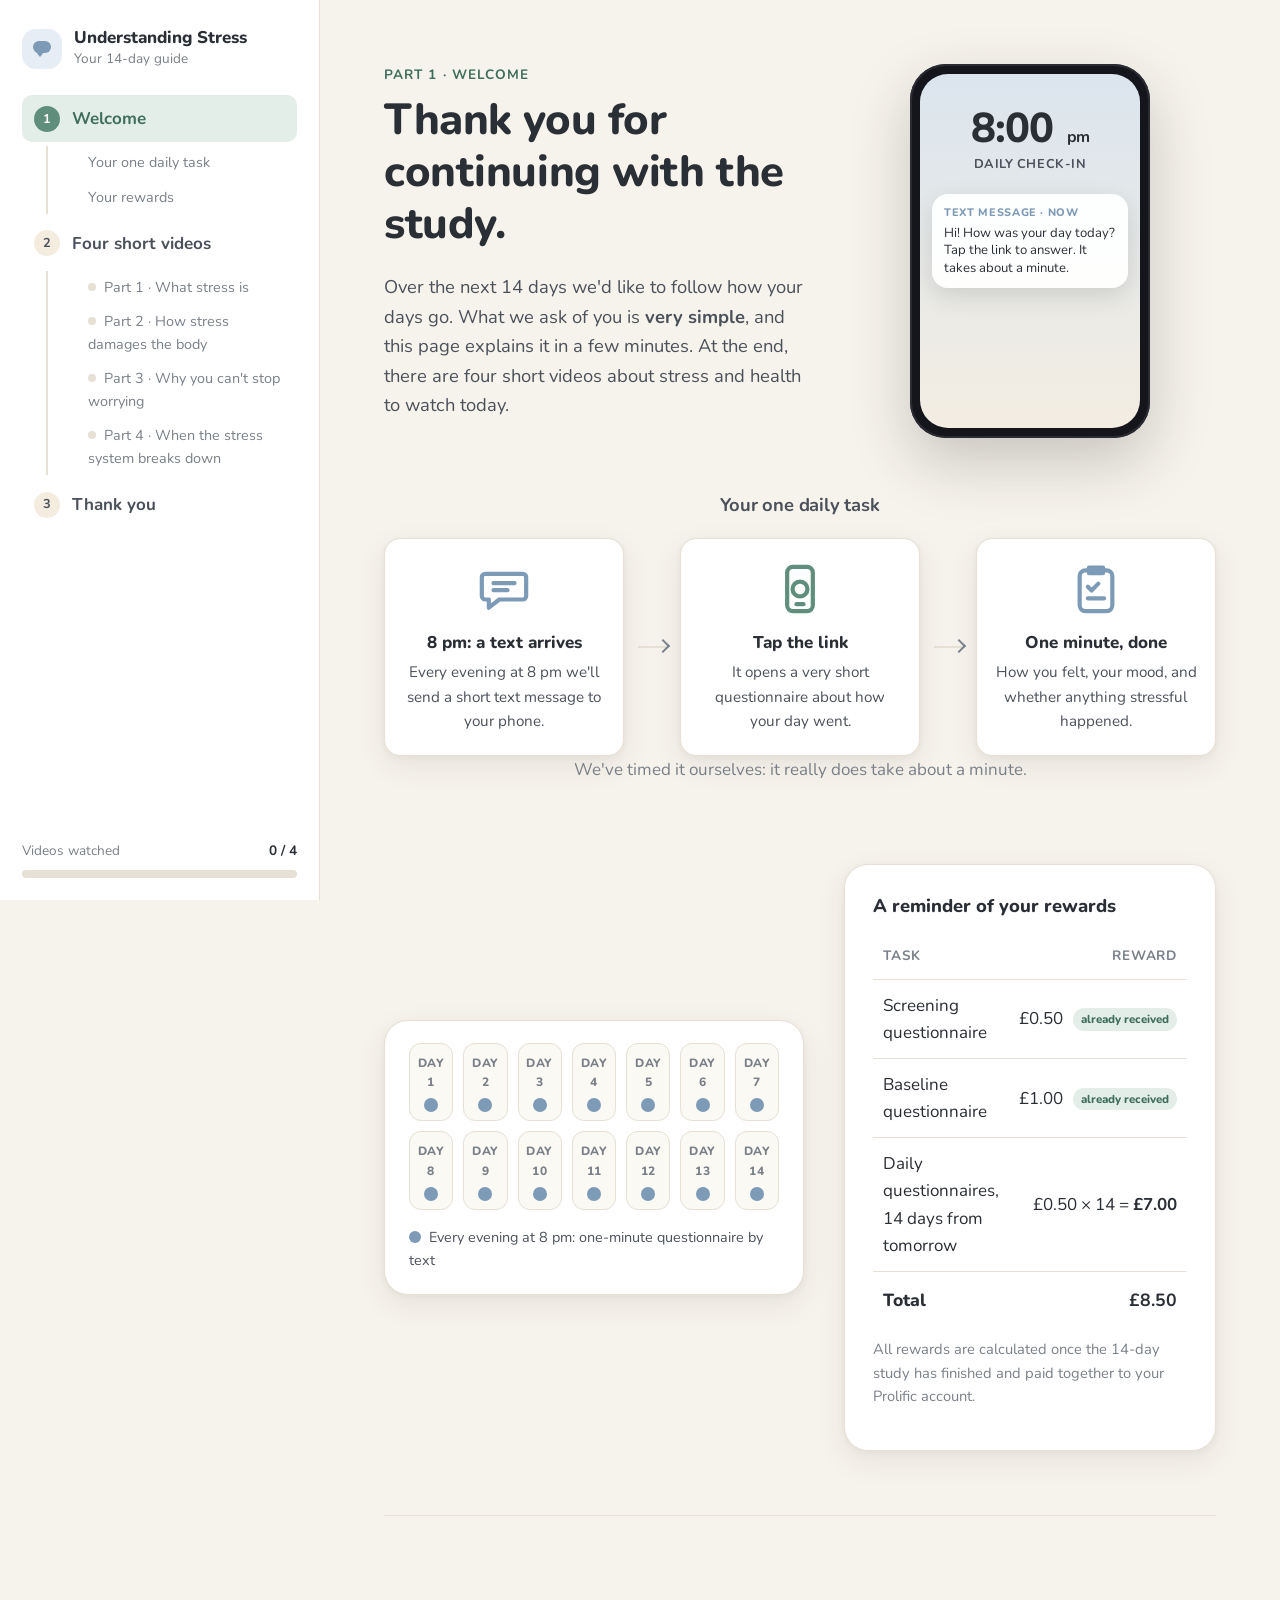
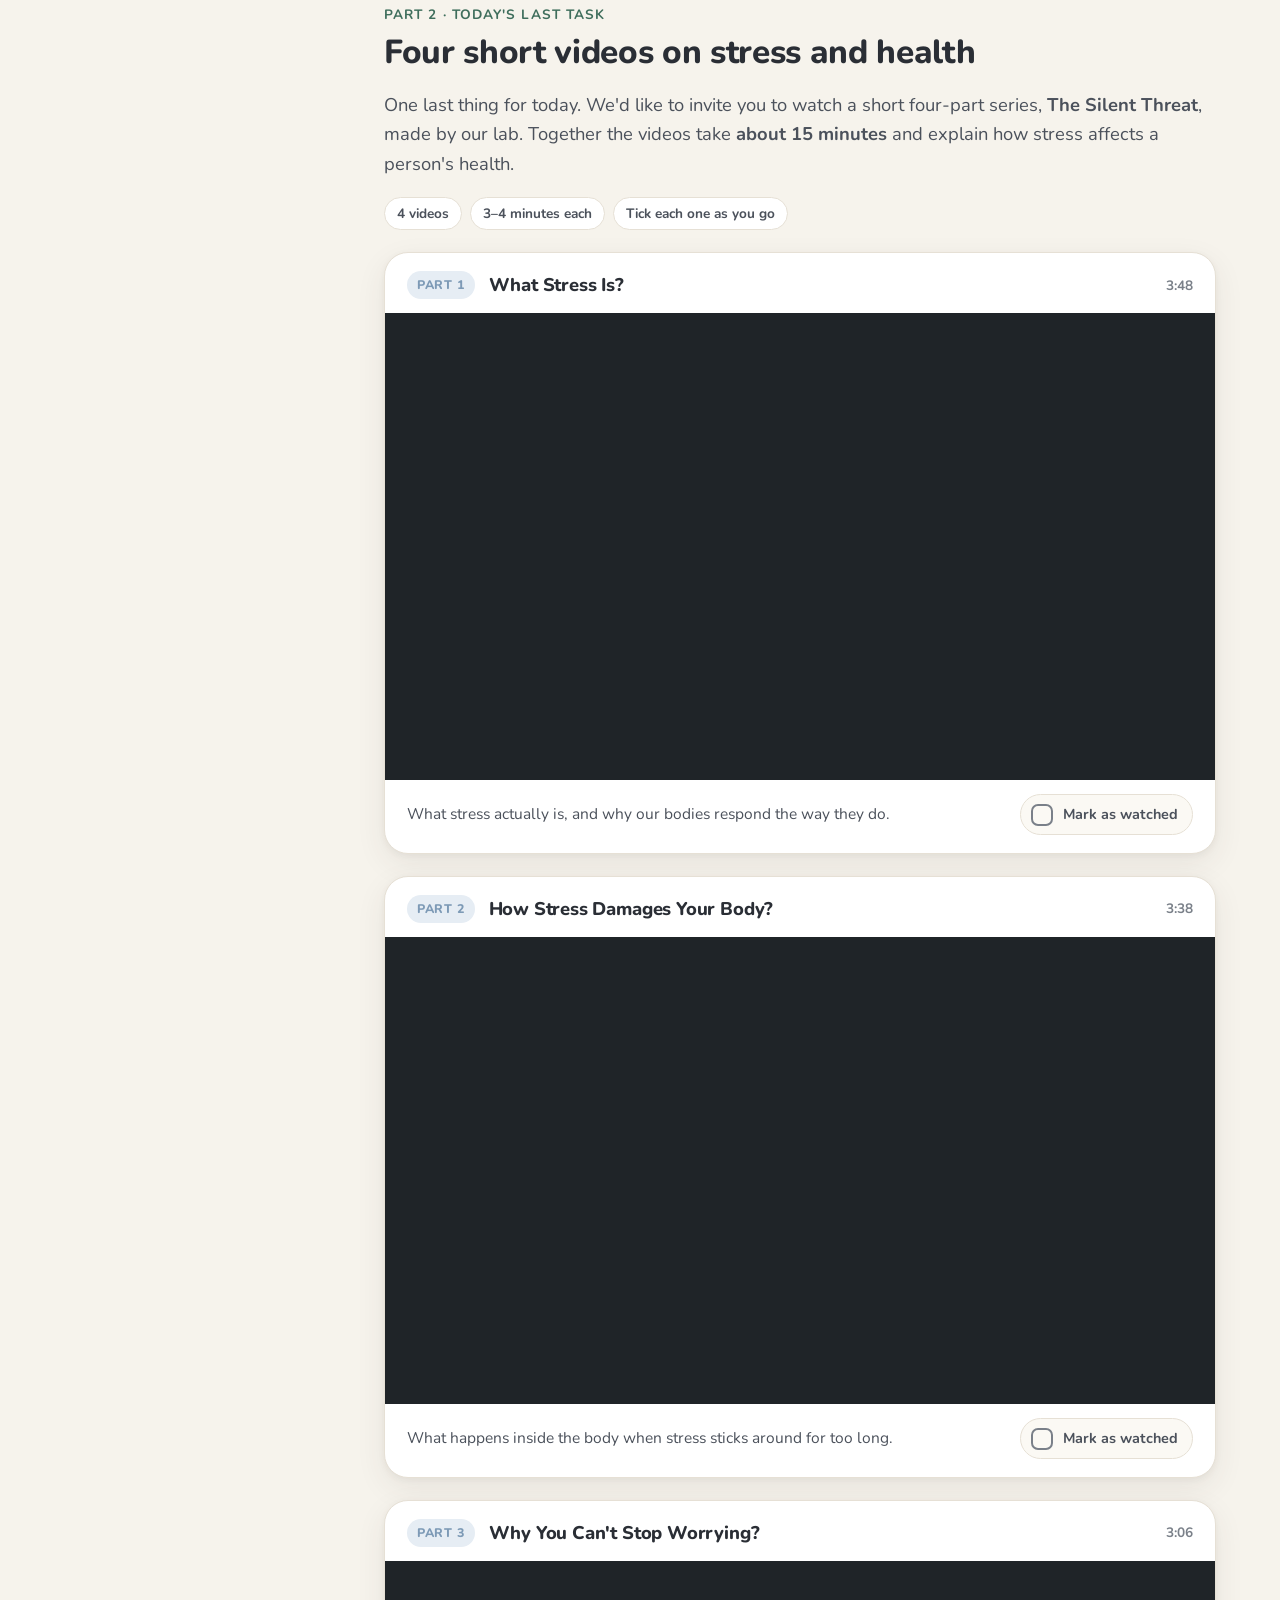
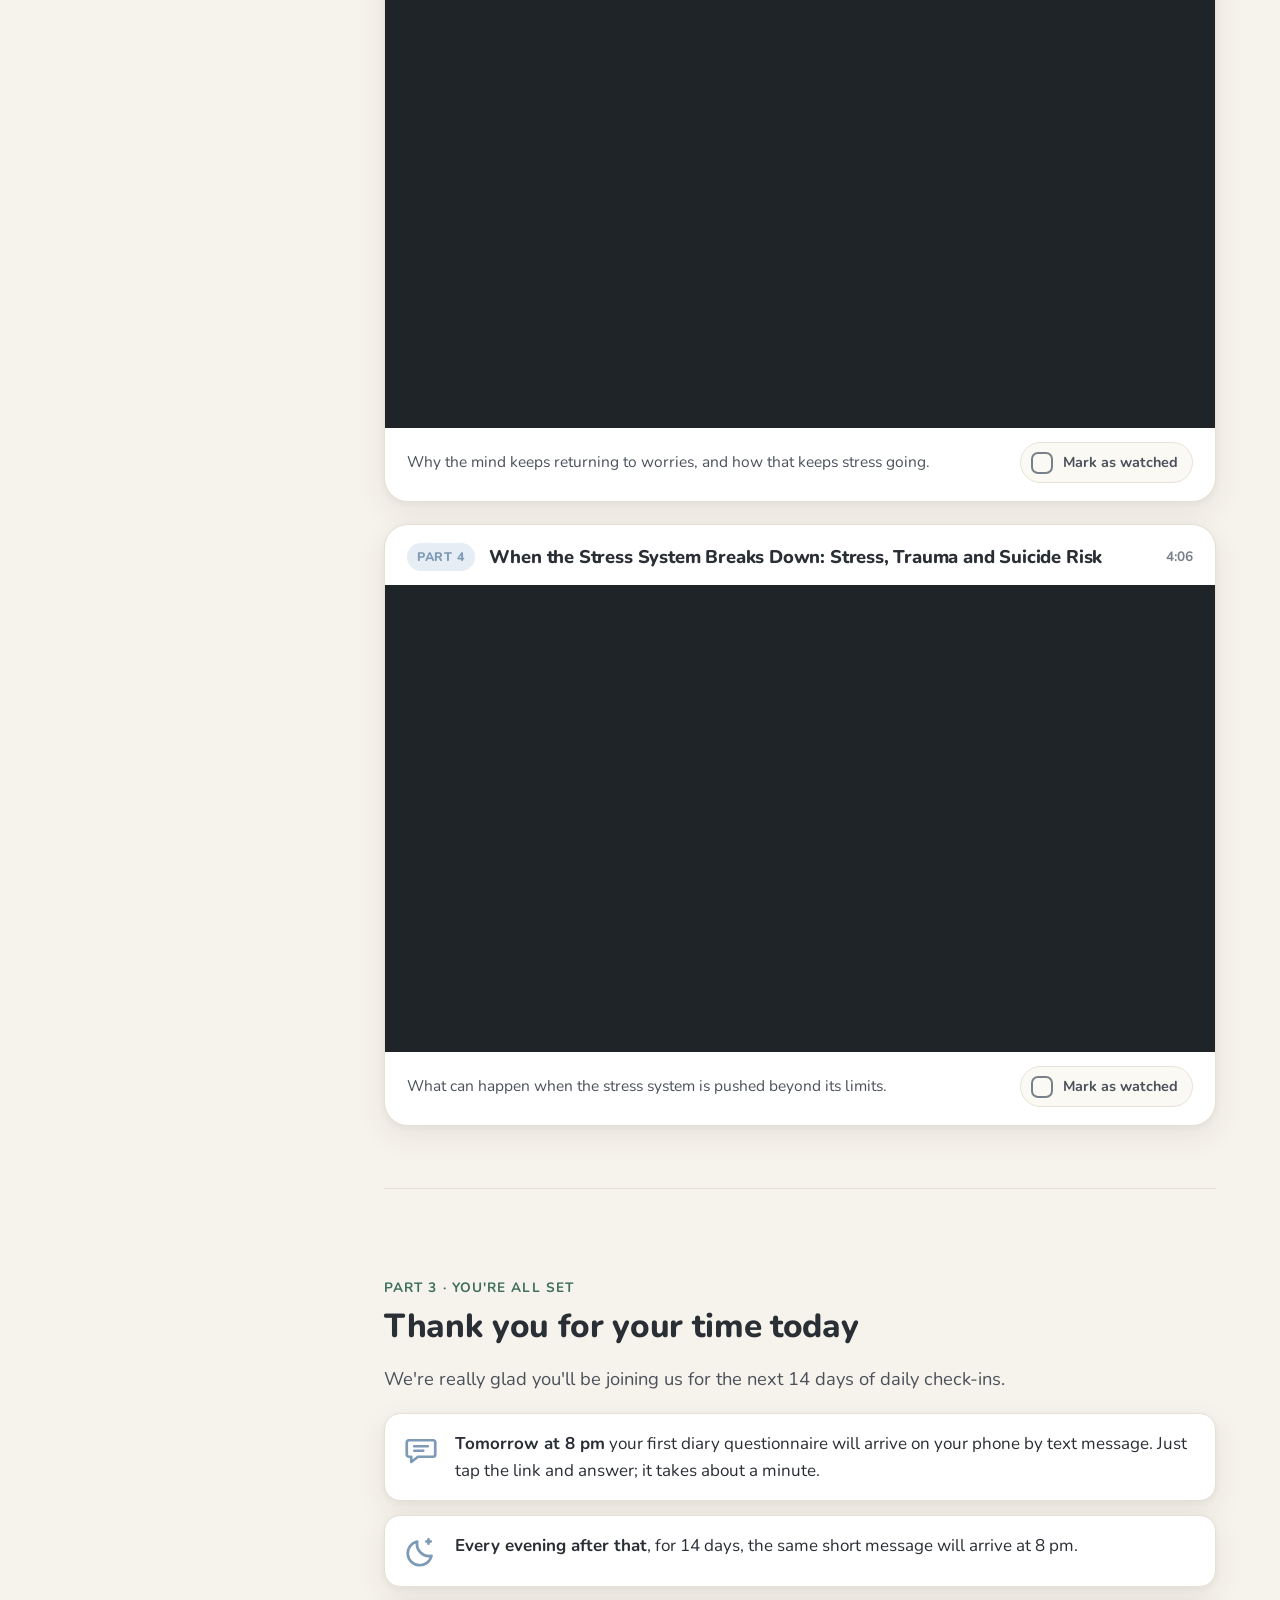
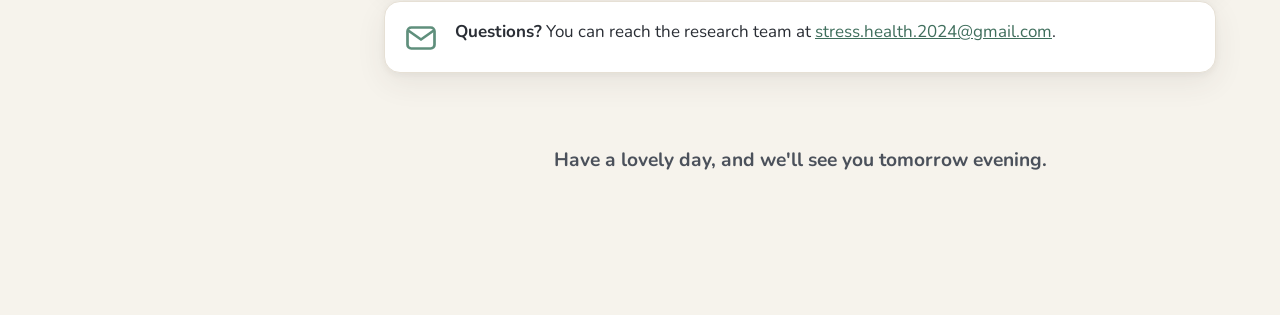
<file: pe-97yjq/index.html>
<!doctype html>
<html lang="en-GB">
<head>
<meta charset="utf-8">
<meta name="viewport" content="width=device-width, initial-scale=1">
<title>Understanding Stress · Your 14-day guide</title>
<meta name="description" content="What the next 14 days of the study involve, and four short videos on how stress affects health.">
<link rel="preconnect" href="https://fonts.googleapis.com">
<link rel="preconnect" href="https://fonts.gstatic.com" crossorigin>
<link href="https://fonts.googleapis.com/css2?family=Nunito:wght@400;500;600;700;800&display=swap" rel="stylesheet">
<link rel="stylesheet" href="assets/style.css">
<link rel="stylesheet" href="assets/pe.css">
</head>
<body>

<div class="progress" aria-hidden="true"><div class="progress__bar" id="progressBar"></div></div>

<header class="topbar">
  <button class="topbar__menu" id="menuBtn" aria-label="Open contents" aria-expanded="false">
    <span></span><span></span><span></span>
  </button>
  <div class="topbar__title">Understanding Stress</div>
  <div class="topbar__pill" id="topbarSection">Welcome</div>
</header>

<div class="layout">

  <!-- ============ SIDEBAR ============ -->
  <aside class="sidebar" id="sidebar">
    <div class="sidebar__brand">
      <div class="brand-mark" aria-hidden="true"></div>
      <div>
        <div class="brand-title">Understanding Stress</div>
        <div class="brand-sub">Your 14-day guide</div>
      </div>
    </div>

    <nav class="toc" aria-label="Contents">
      <a class="toc__item" href="#welcome" data-target="welcome">
        <span class="toc__num">1</span><span class="toc__label">Welcome</span>
      </a>
      <div class="toc__sub">
        <a class="toc__subitem" href="#daily-task" data-target="daily-task">Your one daily task</a>
        <a class="toc__subitem" href="#rewards" data-target="rewards">Your rewards</a>
      </div>
      <a class="toc__item" href="#videos" data-target="videos">
        <span class="toc__num">2</span><span class="toc__label">Four short videos</span>
      </a>
      <div class="toc__sub">
        <a class="toc__subitem" href="#video-1" data-target="video-1"><i class="pip" data-pip="1"></i>Part 1 · What stress is</a>
        <a class="toc__subitem" href="#video-2" data-target="video-2"><i class="pip" data-pip="2"></i>Part 2 · How stress damages the body</a>
        <a class="toc__subitem" href="#video-3" data-target="video-3"><i class="pip" data-pip="3"></i>Part 3 · Why you can't stop worrying</a>
        <a class="toc__subitem" href="#video-4" data-target="video-4"><i class="pip" data-pip="4"></i>Part 4 · When the stress system breaks down</a>
      </div>
      <a class="toc__item" href="#thank-you" data-target="thank-you">
        <span class="toc__num">3</span><span class="toc__label">Thank you</span>
      </a>
    </nav>

    <div class="sidebar__foot sidebar__foot--progress">
      <div class="wp">
        <div class="wp__label"><span>Videos watched</span><strong id="wpCount">0 / 4</strong></div>
        <div class="wp__track"><div class="wp__fill" id="wpFill"></div></div>
      </div>
    </div>
  </aside>
  <div class="sidebar-backdrop" id="backdrop"></div>

  <!-- ============ MAIN ============ -->
  <main class="content">

    <!-- 1. WELCOME -->
    <section class="section hero" id="welcome" data-title="Welcome">
      <div class="hero__text reveal">
        <p class="eyebrow">Part 1 · Welcome</p>
        <h1>Thank you for continuing with the study.</h1>
        <p class="lead">Over the next 14 days we'd like to follow how your days go. What we ask of you is <strong>very simple</strong>, and this page explains it in a few minutes. At the end, there are four short videos about stress and health to watch today.</p>
      </div>

      <div class="hero__visual reveal" aria-hidden="true">
        <div class="sms">
          <div class="sms__screen">
            <div class="sms__time">8:00 <small>pm</small></div>
            <div class="sms__date">Daily check-in</div>
            <div class="sms__bubble">
              <div class="sms__from">Text message · now</div>
              <div class="sms__text">Hi! How was your day today? Tap the link to answer. It takes about a minute.</div>
            </div>
          </div>
        </div>
      </div>

      <div class="hero__routine reveal" id="daily-task">
        <h2 class="h-small">Your one daily task</h2>
        <div class="flow">
          <div class="flow__card">
            <div class="flow__icon icon-sms"></div>
            <div class="flow__title">8 pm: a text arrives</div>
            <div class="flow__text">Every evening at 8 pm we'll send a short text message to your phone.</div>
          </div>
          <div class="flow__arrow"></div>
          <div class="flow__card">
            <div class="flow__icon icon-phone"></div>
            <div class="flow__title">Tap the link</div>
            <div class="flow__text">It opens a very short questionnaire about how your day went.</div>
          </div>
          <div class="flow__arrow"></div>
          <div class="flow__card">
            <div class="flow__icon icon-clip"></div>
            <div class="flow__title">One minute, done</div>
            <div class="flow__text">How you felt, your mood, and whether anything stressful happened.</div>
          </div>
        </div>
        <p class="centered muted">We've timed it ourselves: it really does take about a minute.</p>
      </div>

      <div class="timeline reveal" aria-label="14-day calendar, each evening with an 8 pm questionnaire.">
        <div class="timeline__days" id="timelineDays"></div>
        <div class="timeline__legend">
          <span><i class="legend-dot legend-dot--night"></i>Every evening at 8 pm: one-minute questionnaire by text</span>
        </div>
      </div>

      <div class="card reveal" id="rewards">
        <div class="card__title">A reminder of your rewards</div>
        <table class="rewards">
          <thead><tr><th>Task</th><th>Reward</th></tr></thead>
          <tbody>
            <tr><td>Screening questionnaire</td><td>£0.50 <span class="tag">already received</span></td></tr>
            <tr><td>Baseline questionnaire</td><td>£1.00 <span class="tag">already received</span></td></tr>
            <tr><td>Daily questionnaires, 14 days from tomorrow</td><td>£0.50 × 14 = <strong>£7.00</strong></td></tr>
          </tbody>
          <tfoot><tr><td>Total</td><td><strong>£8.50</strong></td></tr></tfoot>
        </table>
        <p class="muted small">All rewards are calculated once the 14-day study has finished and paid together to your Prolific account.</p>
      </div>
    </section>

    <!-- 2. VIDEOS -->
    <section class="section" id="videos" data-title="Four short videos">
      <div class="reveal">
        <p class="eyebrow">Part 2 · Today's last task</p>
        <h2>Four short videos on stress and health</h2>
        <p class="lead">One last thing for today. We'd like to invite you to watch a short four-part series, <strong>The Silent Threat</strong>, made by our lab. Together the videos take <strong>about 15 minutes</strong> and explain how stress affects a person's health.</p>
        <div class="series-strip" aria-hidden="true">
          <span class="series-strip__chip">4 videos</span>
          <span class="series-strip__chip">3–4 minutes each</span>
          <span class="series-strip__chip">Tick each one as you go</span>
        </div>
      </div>

      <article class="vcard reveal" id="video-1" data-title="Part 1">
        <header class="vcard__head">
          <span class="vcard__num">Part 1</span>
          <h3 class="vcard__title">What Stress Is?</h3>
          <span class="vcard__dur">3:48</span>
        </header>
        <div class="video__frame" data-video-id="XYuStlZjOng"></div>
        <div class="vcard__foot">
          <p class="vcard__desc">What stress actually is, and why our bodies respond the way they do.</p>
          <label class="watched"><input type="checkbox" data-watch="1"><span class="watched__box"></span><span class="watched__text">Mark as watched</span></label>
        </div>
      </article>

      <article class="vcard reveal" id="video-2" data-title="Part 2">
        <header class="vcard__head">
          <span class="vcard__num">Part 2</span>
          <h3 class="vcard__title">How Stress Damages Your Body?</h3>
          <span class="vcard__dur">3:38</span>
        </header>
        <div class="video__frame" data-video-id="aR_-JceH1Ps"></div>
        <div class="vcard__foot">
          <p class="vcard__desc">What happens inside the body when stress sticks around for too long.</p>
          <label class="watched"><input type="checkbox" data-watch="2"><span class="watched__box"></span><span class="watched__text">Mark as watched</span></label>
        </div>
      </article>

      <article class="vcard reveal" id="video-3" data-title="Part 3">
        <header class="vcard__head">
          <span class="vcard__num">Part 3</span>
          <h3 class="vcard__title">Why You Can't Stop Worrying?</h3>
          <span class="vcard__dur">3:06</span>
        </header>
        <div class="video__frame" data-video-id="O-Wy_7t5NKw"></div>
        <div class="vcard__foot">
          <p class="vcard__desc">Why the mind keeps returning to worries, and how that keeps stress going.</p>
          <label class="watched"><input type="checkbox" data-watch="3"><span class="watched__box"></span><span class="watched__text">Mark as watched</span></label>
        </div>
      </article>

      <article class="vcard reveal" id="video-4" data-title="Part 4">
        <header class="vcard__head">
          <span class="vcard__num">Part 4</span>
          <h3 class="vcard__title">When the Stress System Breaks Down: Stress, Trauma and Suicide Risk</h3>
          <span class="vcard__dur">4:06</span>
        </header>
        <div class="video__frame" data-video-id="3xGcuVhjCD8"></div>
        <div class="vcard__foot">
          <p class="vcard__desc">What can happen when the stress system is pushed beyond its limits.</p>
          <label class="watched"><input type="checkbox" data-watch="4"><span class="watched__box"></span><span class="watched__text">Mark as watched</span></label>
        </div>
      </article>
    </section>

    <!-- 3. THANK YOU -->
    <section class="section section--last" id="thank-you" data-title="Thank you">
      <div class="reveal">
        <p class="eyebrow">Part 3 · You're all set</p>
        <h2>Thank you for your time today</h2>
        <p class="lead">We're really glad you'll be joining us for the next 14 days of daily check-ins.</p>
      </div>

      <div class="done-card" id="doneCard" hidden>
        <div class="done-card__check" aria-hidden="true"></div>
        <div>
          <div class="done-card__title">All four videos watched</div>
          <div class="muted small">Lovely. That's everything for today.</div>
        </div>
      </div>

      <div class="next reveal">
        <div class="next__item">
          <div class="next__icon icon-sms"></div>
          <div><b>Tomorrow at 8 pm</b> your first diary questionnaire will arrive on your phone by text message. Just tap the link and answer; it takes about a minute.</div>
        </div>
        <div class="next__item">
          <div class="next__icon icon-moon"></div>
          <div><b>Every evening after that</b>, for 14 days, the same short message will arrive at 8 pm.</div>
        </div>
        <div class="next__item">
          <div class="next__icon icon-mail"></div>
          <div><b>Questions?</b> You can reach the research team at <a href="mailto:stress.health.2024@gmail.com">stress.health.2024@gmail.com</a>.</div>
        </div>
      </div>

      <div class="finale reveal">
        <p class="finale__text">Have a lovely day, and we'll see you tomorrow evening.</p>
      </div>
    </section>

  </main>
</div>

<script src="assets/app.js"></script>
</body>
</html>
</file>
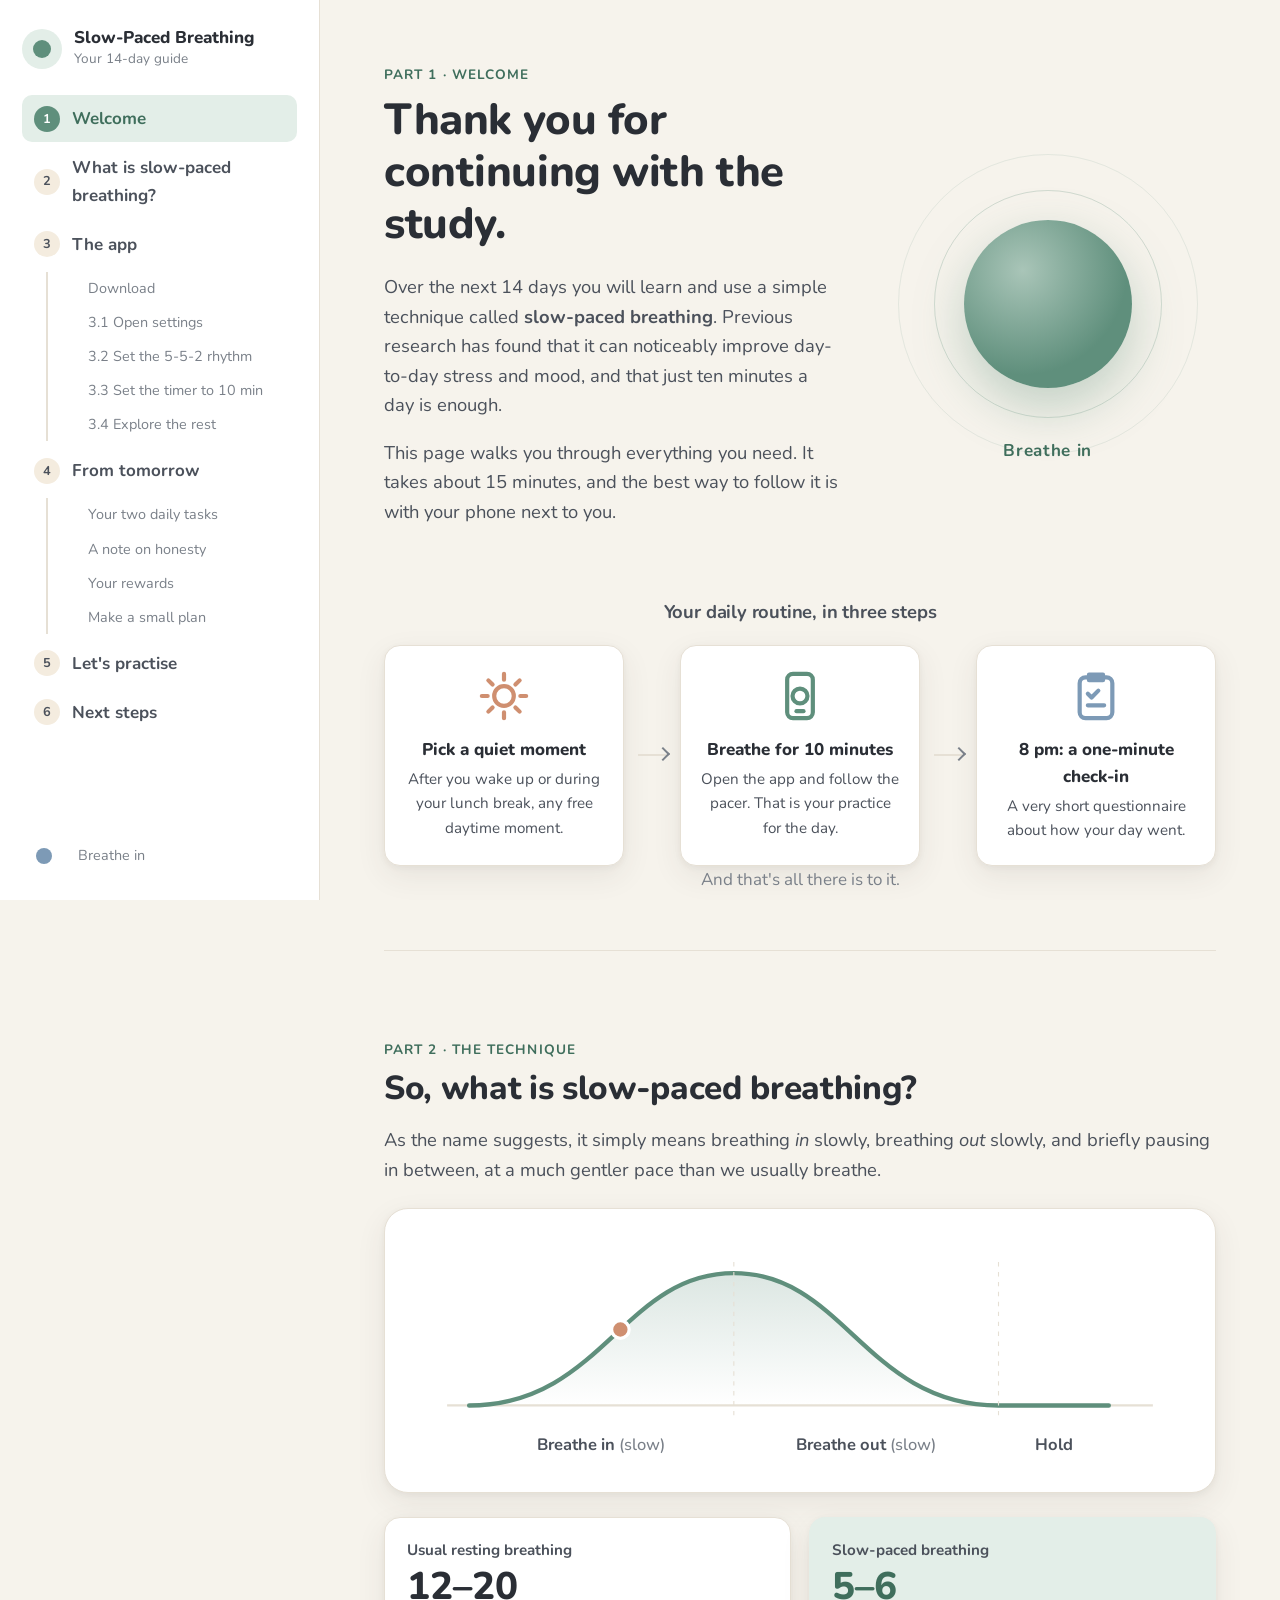
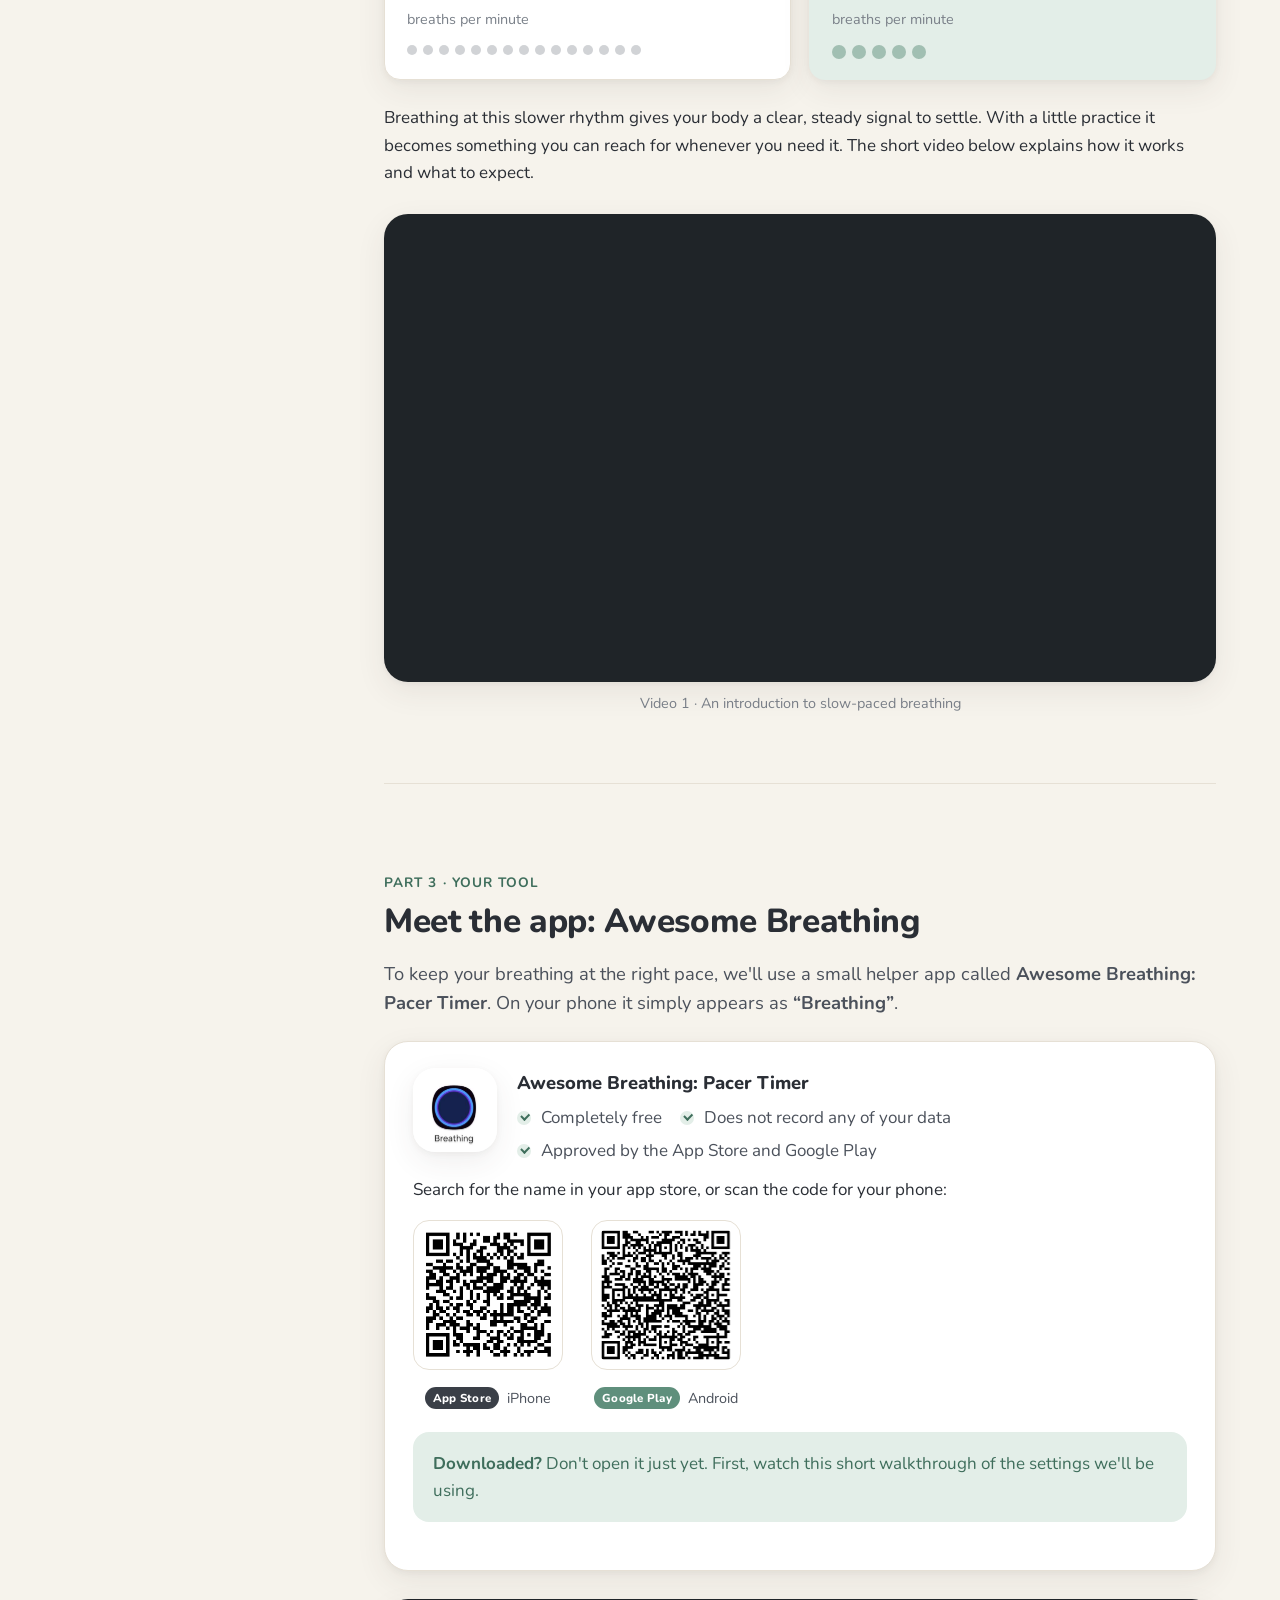
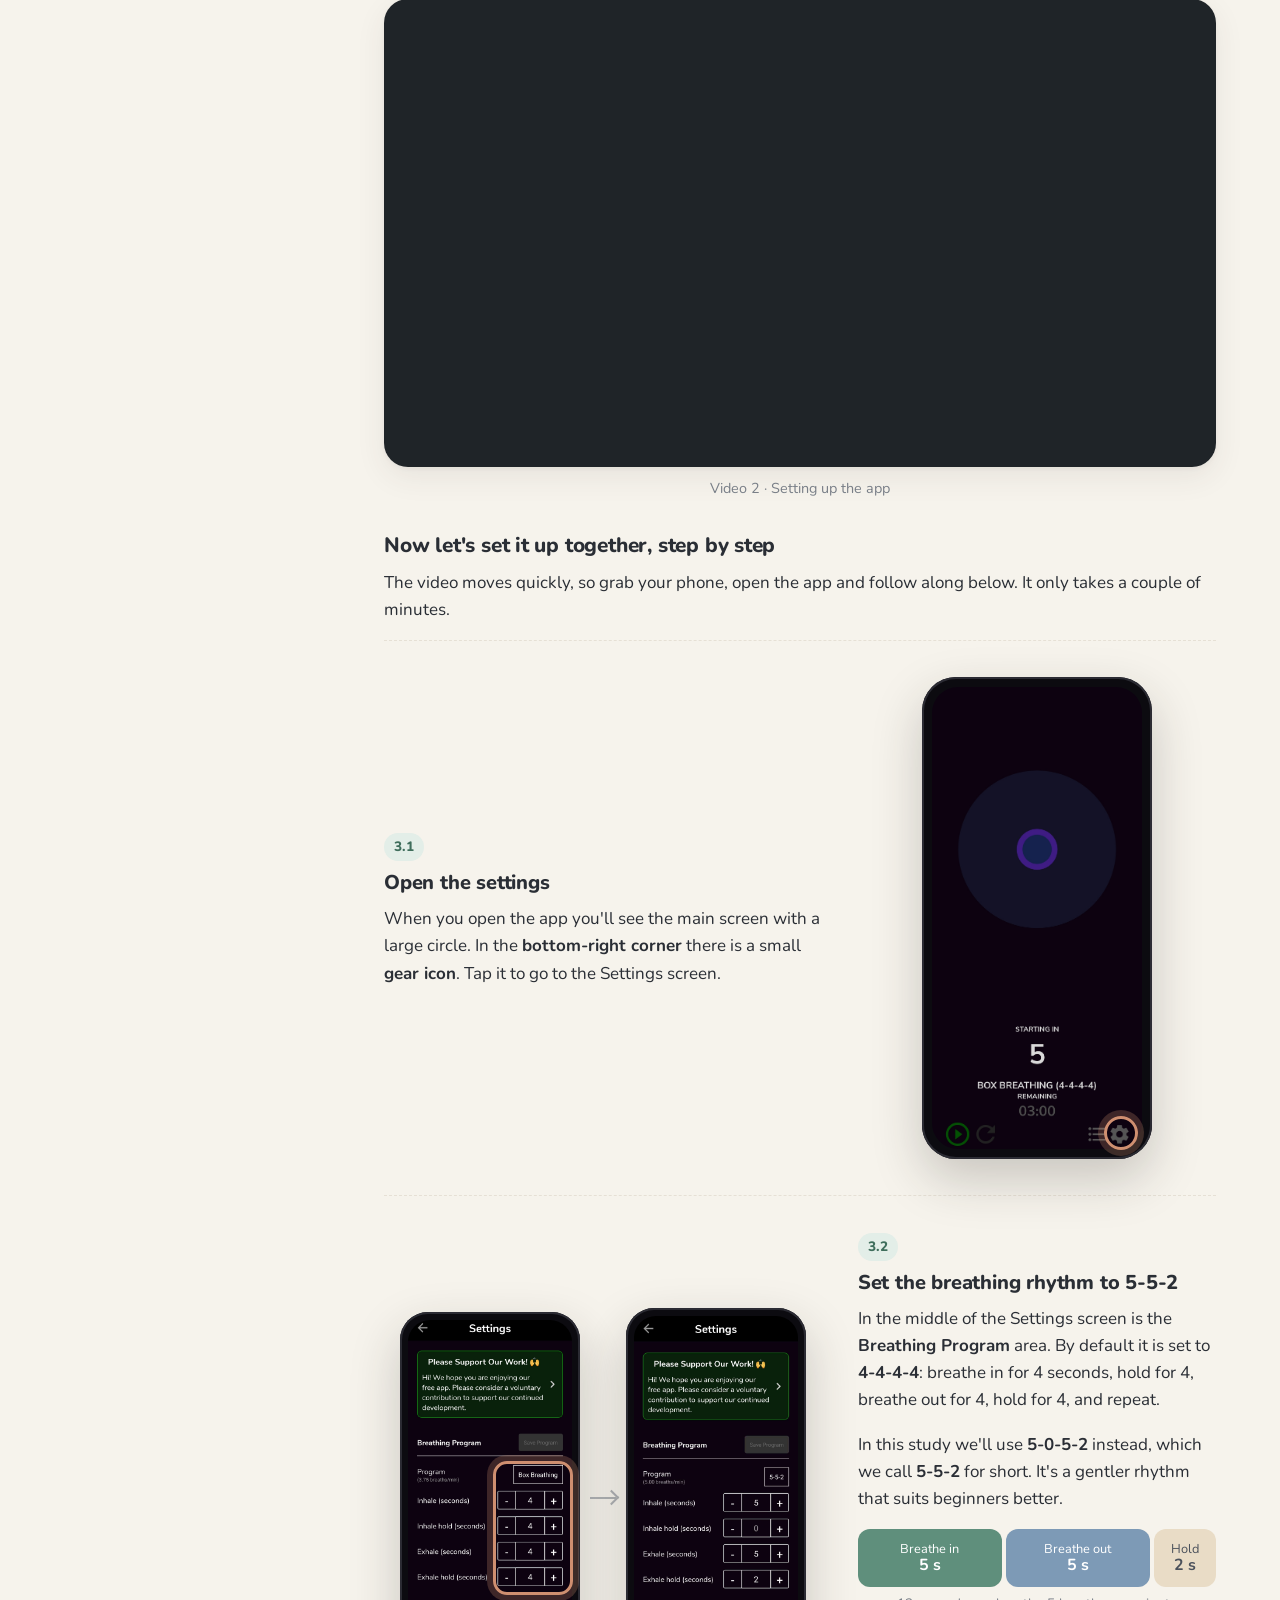
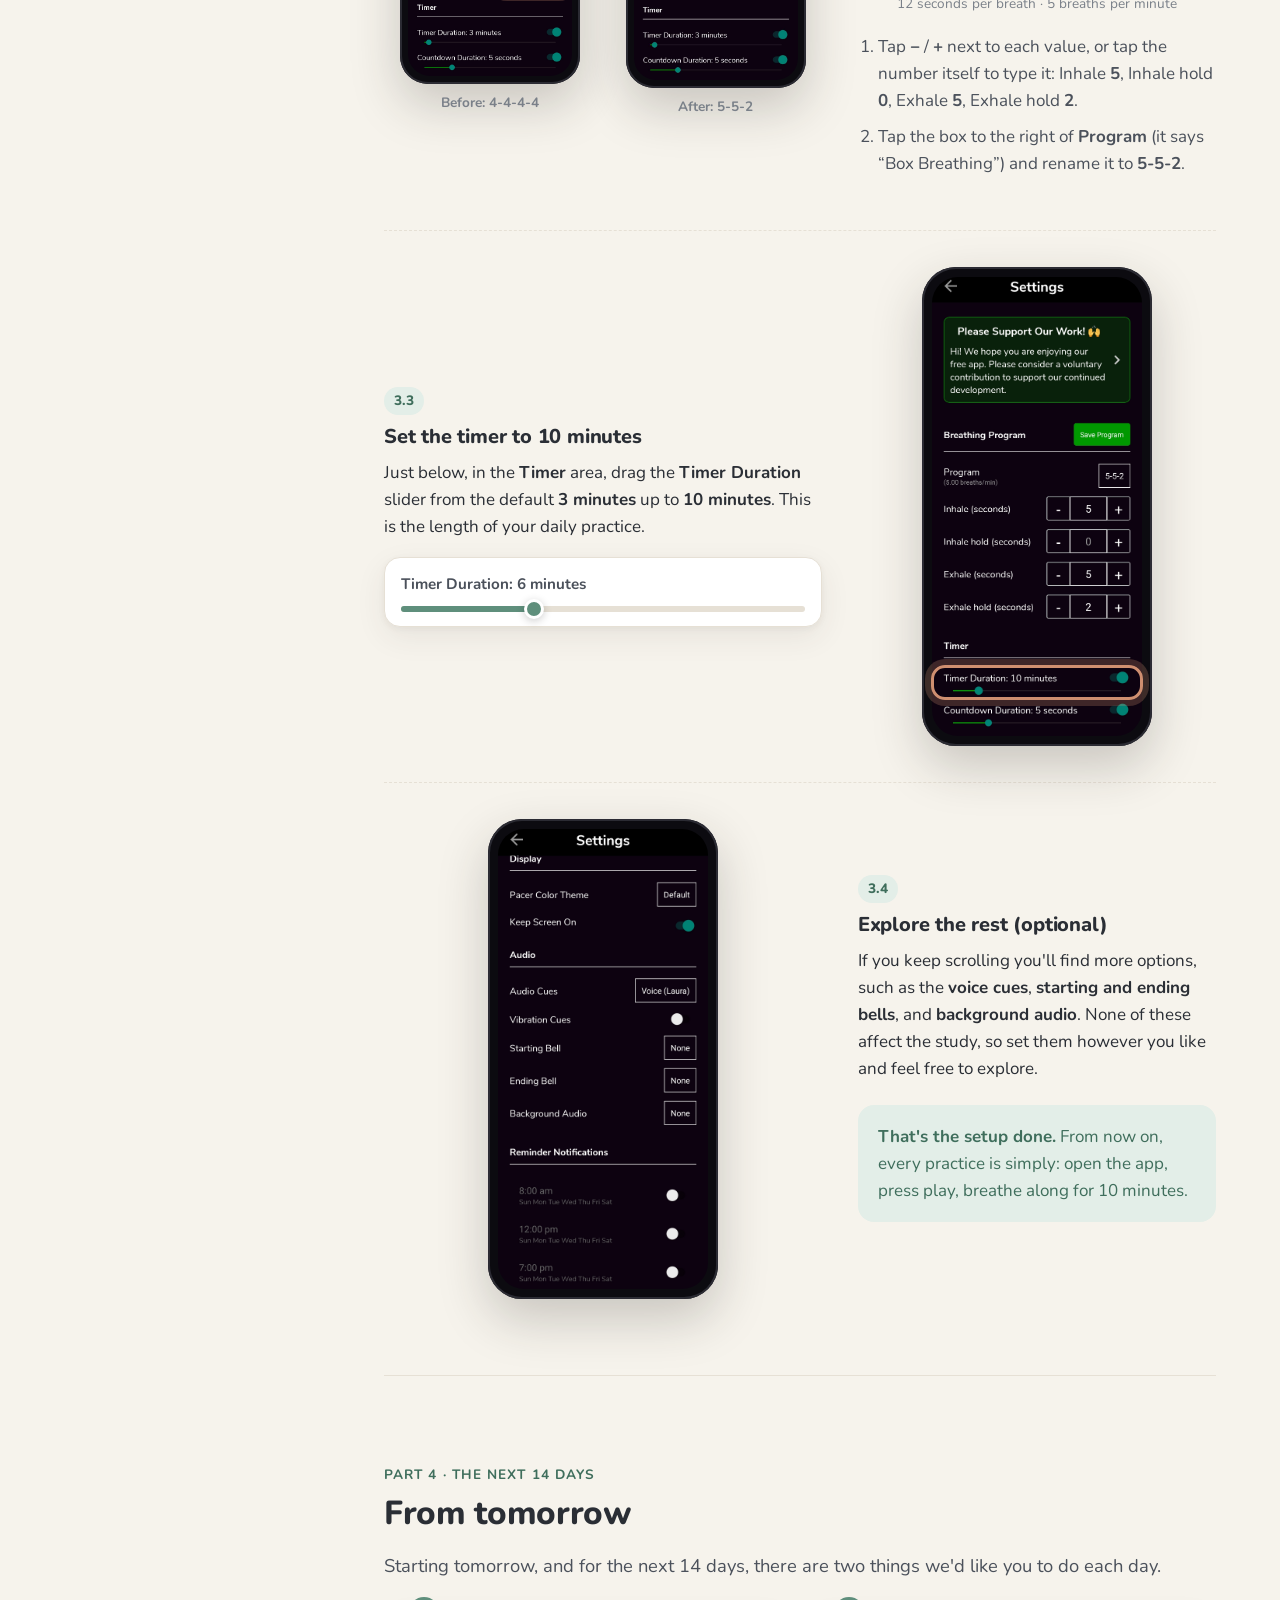
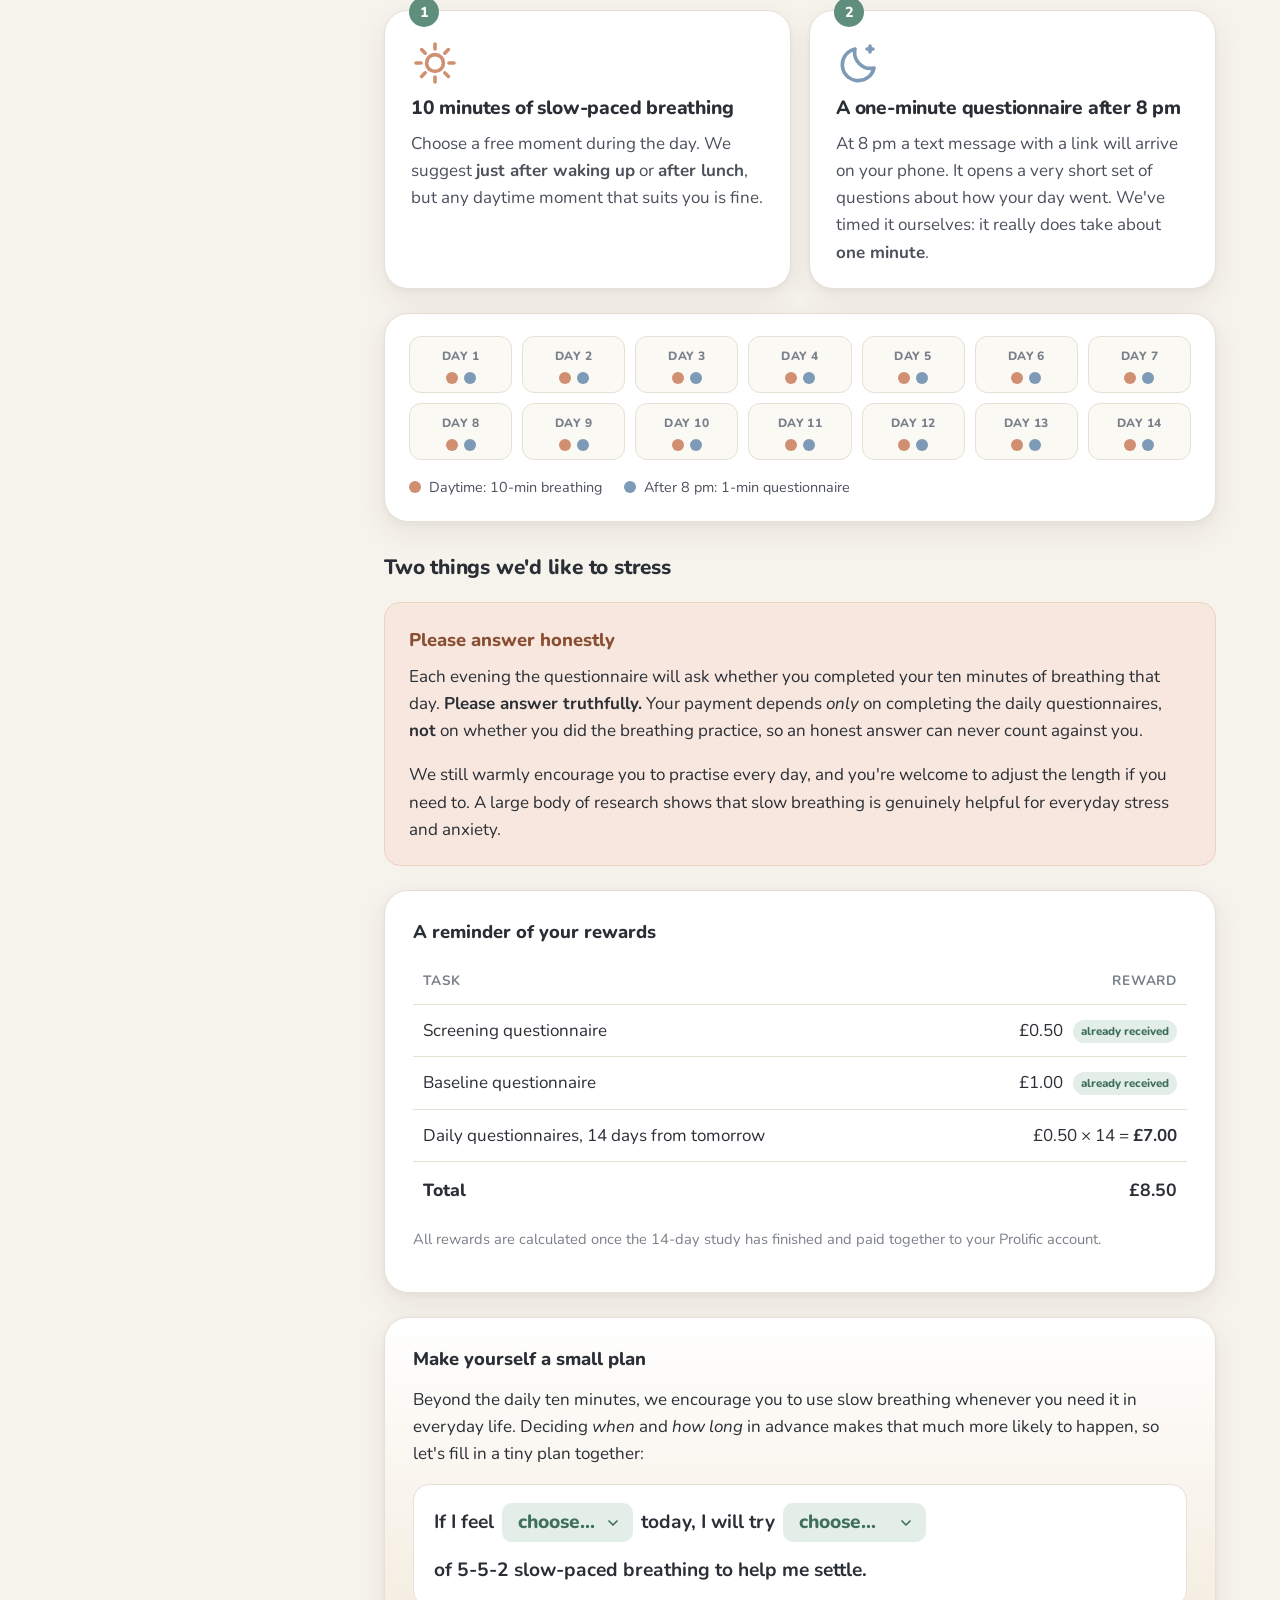
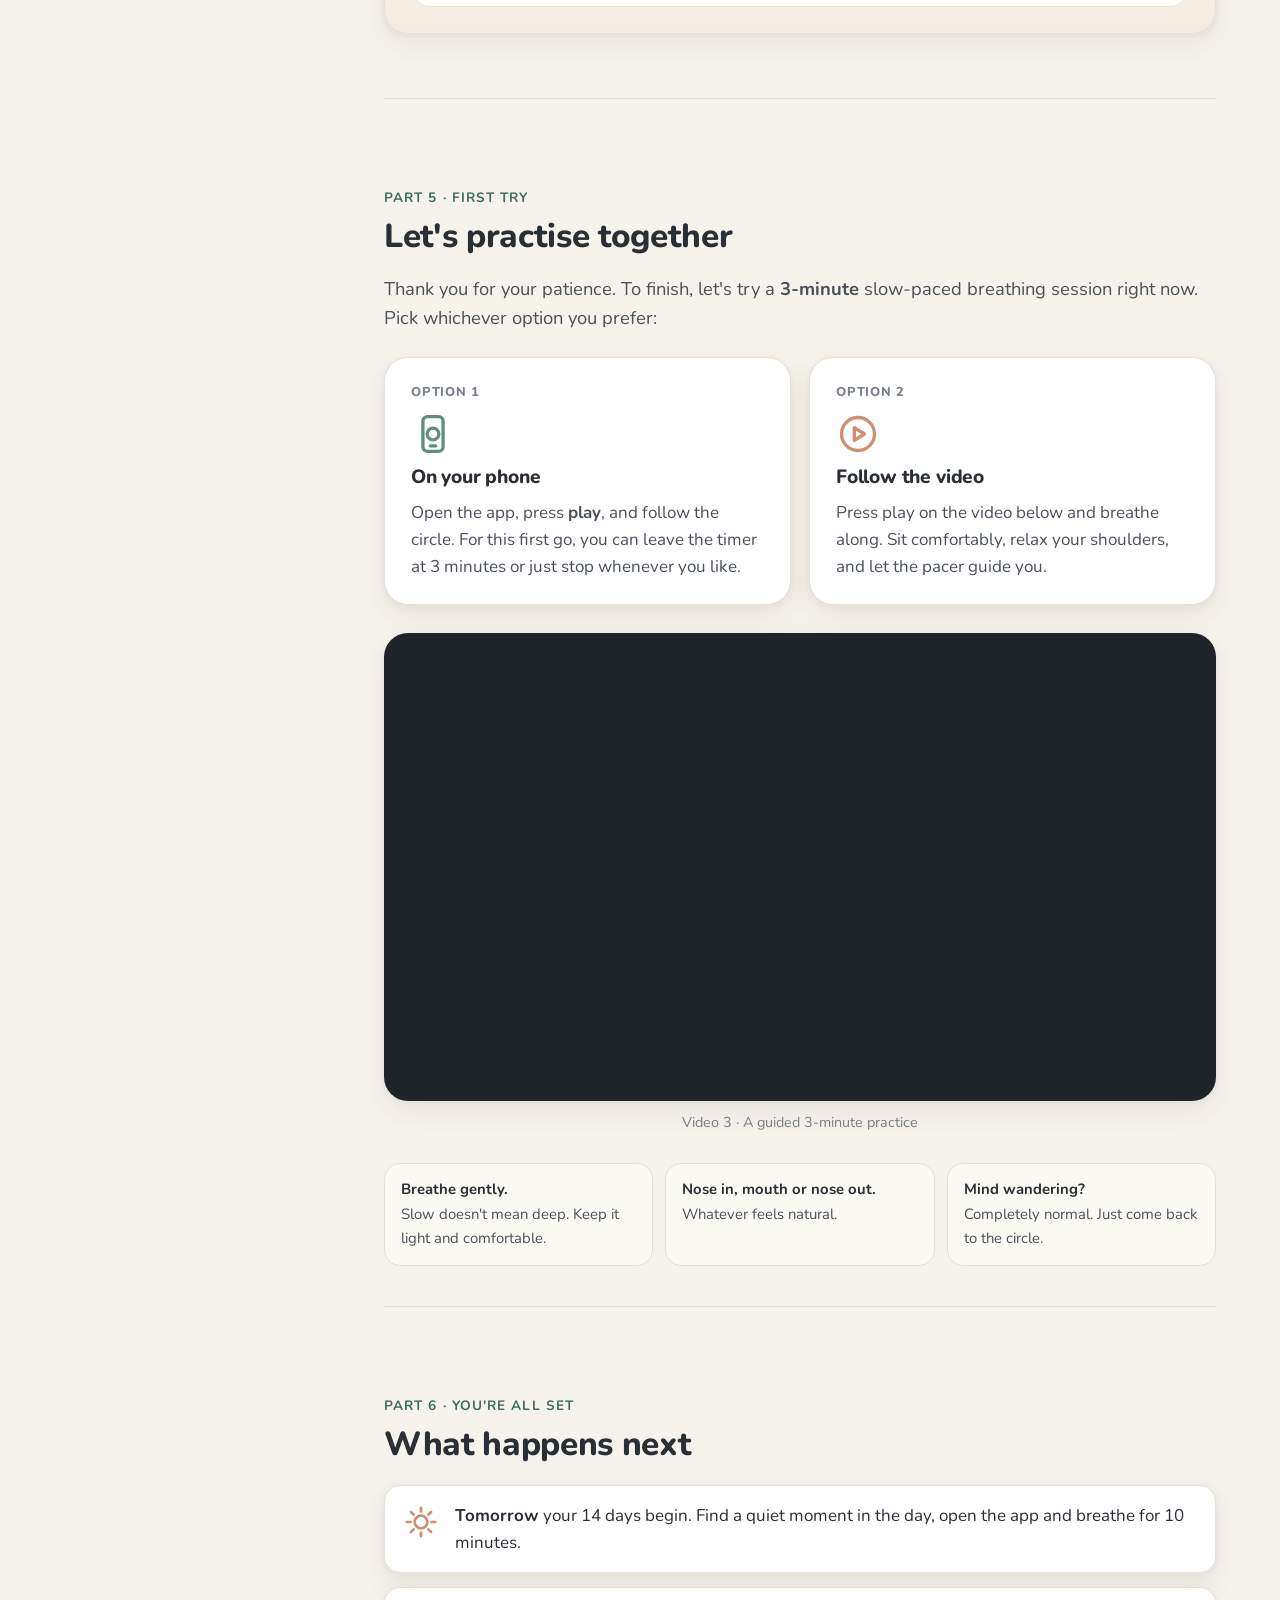
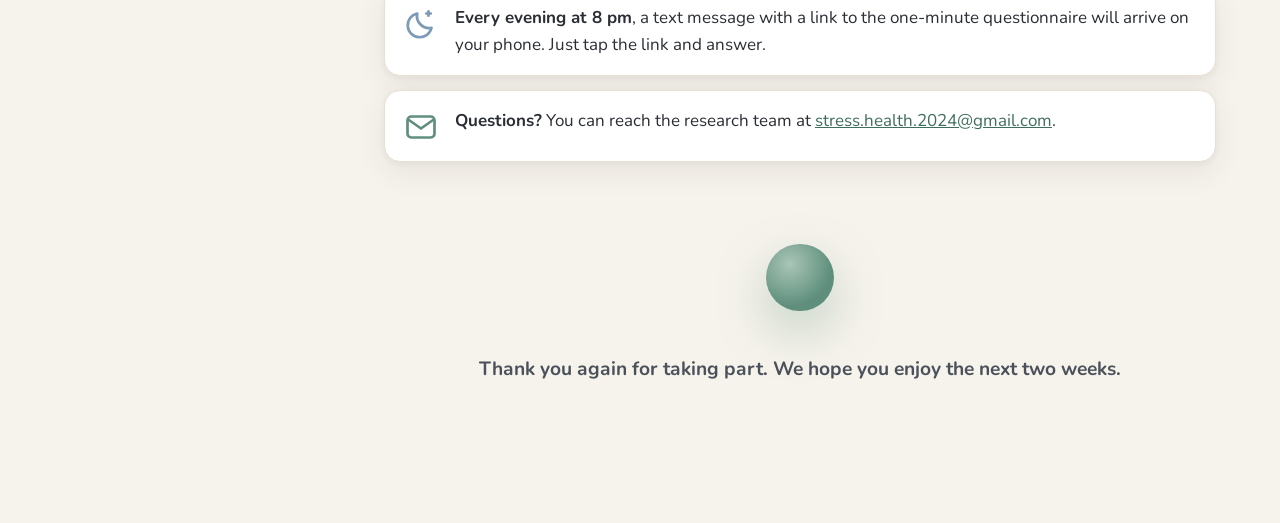
<file: spb-un8n7/index.html>
<!doctype html>
<html lang="en-GB">
<head>
<meta charset="utf-8">
<meta name="viewport" content="width=device-width, initial-scale=1">
<title>Slow-Paced Breathing Tutorial</title>
<meta name="description" content="A short guide to slow-paced breathing and what the next 14 days of the study involve.">
<link rel="preconnect" href="https://fonts.googleapis.com">
<link rel="preconnect" href="https://fonts.gstatic.com" crossorigin>
<link href="https://fonts.googleapis.com/css2?family=Nunito:wght@400;500;600;700;800&display=swap" rel="stylesheet">
<link rel="stylesheet" href="assets/style.css">
</head>
<body>

<!-- Reading progress -->
<div class="progress" aria-hidden="true"><div class="progress__bar" id="progressBar"></div></div>

<!-- Mobile top bar -->
<header class="topbar">
  <button class="topbar__menu" id="menuBtn" aria-label="Open contents" aria-expanded="false">
    <span></span><span></span><span></span>
  </button>
  <div class="topbar__title">Slow-Paced Breathing</div>
  <div class="topbar__pill" id="topbarSection">Welcome</div>
</header>

<div class="layout">

  <!-- ============ SIDEBAR ============ -->
  <aside class="sidebar" id="sidebar">
    <div class="sidebar__brand">
      <div class="brand-orb" aria-hidden="true"><span></span></div>
      <div>
        <div class="brand-title">Slow-Paced Breathing</div>
        <div class="brand-sub">Your 14-day guide</div>
      </div>
    </div>

    <nav class="toc" aria-label="Contents">
      <a class="toc__item" href="#welcome" data-target="welcome">
        <span class="toc__num">1</span><span class="toc__label">Welcome</span>
      </a>
      <a class="toc__item" href="#what-is-spb" data-target="what-is-spb">
        <span class="toc__num">2</span><span class="toc__label">What is slow-paced breathing?</span>
      </a>
      <a class="toc__item" href="#the-app" data-target="the-app">
        <span class="toc__num">3</span><span class="toc__label">The app</span>
      </a>
      <div class="toc__sub">
        <a class="toc__subitem" href="#step-download" data-target="step-download">Download</a>
        <a class="toc__subitem" href="#step-1" data-target="step-1">3.1 Open settings</a>
        <a class="toc__subitem" href="#step-2" data-target="step-2">3.2 Set the 5-5-2 rhythm</a>
        <a class="toc__subitem" href="#step-3" data-target="step-3">3.3 Set the timer to 10 min</a>
        <a class="toc__subitem" href="#step-4" data-target="step-4">3.4 Explore the rest</a>
      </div>
      <a class="toc__item" href="#from-tomorrow" data-target="from-tomorrow">
        <span class="toc__num">4</span><span class="toc__label">From tomorrow</span>
      </a>
      <div class="toc__sub">
        <a class="toc__subitem" href="#two-things" data-target="two-things">Your two daily tasks</a>
        <a class="toc__subitem" href="#honest" data-target="honest">A note on honesty</a>
        <a class="toc__subitem" href="#rewards" data-target="rewards">Your rewards</a>
        <a class="toc__subitem" href="#plan" data-target="plan">Make a small plan</a>
      </div>
      <a class="toc__item" href="#practice" data-target="practice">
        <span class="toc__num">5</span><span class="toc__label">Let's practise</span>
      </a>
      <a class="toc__item" href="#next-steps" data-target="next-steps">
        <span class="toc__num">6</span><span class="toc__label">Next steps</span>
      </a>
    </nav>

    <div class="sidebar__foot">
      <div class="mini-breath" aria-hidden="true">
        <div class="mini-breath__circle" id="miniCircle"></div>
      </div>
      <div class="mini-breath__label" id="miniLabel">Breathe in</div>
    </div>
  </aside>
  <div class="sidebar-backdrop" id="backdrop"></div>

  <!-- ============ MAIN ============ -->
  <main class="content">

    <!-- 1. WELCOME -->
    <section class="section hero" id="welcome" data-title="Welcome">
      <div class="hero__text reveal">
        <p class="eyebrow">Part 1 · Welcome</p>
        <h1>Thank you for continuing with the study.</h1>
        <p class="lead">Over the next 14 days you will learn and use a simple technique called <strong>slow-paced breathing</strong>. Previous research has found that it can noticeably improve day-to-day stress and mood, and that just ten minutes a day is enough.</p>
        <p class="lead">This page walks you through everything you need. It takes about 15 minutes, and the best way to follow it is with your phone next to you.</p>
      </div>
      <div class="hero__visual reveal" aria-hidden="true">
        <div class="orb-stage">
          <div class="orb-ring orb-ring--1"></div>
          <div class="orb-ring orb-ring--2"></div>
          <div class="orb" id="heroOrb"></div>
          <div class="orb-label" id="heroLabel">Breathe in</div>
        </div>
      </div>

      <div class="hero__routine reveal">
        <h2 class="h-small">Your daily routine, in three steps</h2>
        <div class="flow">
          <div class="flow__card">
            <div class="flow__icon icon-sun"></div>
            <div class="flow__title">Pick a quiet moment</div>
            <div class="flow__text">After you wake up or during your lunch break, any free daytime moment.</div>
          </div>
          <div class="flow__arrow"></div>
          <div class="flow__card">
            <div class="flow__icon icon-phone"></div>
            <div class="flow__title">Breathe for 10 minutes</div>
            <div class="flow__text">Open the app and follow the pacer. That is your practice for the day.</div>
          </div>
          <div class="flow__arrow"></div>
          <div class="flow__card">
            <div class="flow__icon icon-clip"></div>
            <div class="flow__title">8 pm: a one-minute check-in</div>
            <div class="flow__text">A very short questionnaire about how your day went.</div>
          </div>
        </div>
        <p class="centered muted">And that's all there is to it.</p>
      </div>
    </section>

    <!-- 2. WHAT IS SPB -->
    <section class="section" id="what-is-spb" data-title="What is SPB?">
      <div class="reveal">
        <p class="eyebrow">Part 2 · The technique</p>
        <h2>So, what is slow-paced breathing?</h2>
        <p class="lead">As the name suggests, it simply means breathing <em>in</em> slowly, breathing <em>out</em> slowly, and briefly pausing in between, at a much gentler pace than we usually breathe.</p>
      </div>

      <div class="card card--wide reveal">
        <svg class="wave" viewBox="0 0 720 220" role="img" aria-label="One slow breath: a slow rise for breathing in, a slow fall for breathing out, then a short flat hold.">
          <defs>
            <linearGradient id="waveFill" x1="0" x2="0" y1="0" y2="1">
              <stop offset="0%" stop-color="var(--accent)" stop-opacity=".22"/>
              <stop offset="100%" stop-color="var(--accent)" stop-opacity="0"/>
            </linearGradient>
          </defs>
          <!-- baseline -->
          <line x1="40" y1="160" x2="680" y2="160" class="wave__base"/>
          <!-- filled area -->
          <path d="M60,160 C180,160 200,40 300,40 C400,40 420,160 540,160 L640,160 L640,160 L60,160 Z" fill="url(#waveFill)"/>
          <!-- breath curve -->
          <path id="breathPath" d="M60,160 C180,160 200,40 300,40 C400,40 420,160 540,160 L640,160" class="wave__line"/>
          <!-- moving dot -->
          <circle r="8" class="wave__dot">
            <animateMotion dur="12s" repeatCount="indefinite" keyPoints="0;0.42;0.84;1" keyTimes="0;0.4167;0.8333;1" calcMode="linear">
              <mpath href="#breathPath"/>
            </animateMotion>
          </circle>
          <!-- phase labels -->
          <text x="180" y="200" class="wave__label">Breathe in <tspan class="wave__hint">(slow)</tspan></text>
          <text x="420" y="200" class="wave__label">Breathe out <tspan class="wave__hint">(slow)</tspan></text>
          <text x="590" y="200" class="wave__label">Hold</text>
          <!-- dividers -->
          <line x1="300" y1="30" x2="300" y2="170" class="wave__div"/>
          <line x1="540" y1="30" x2="540" y2="170" class="wave__div"/>
        </svg>
      </div>

      <div class="two-col reveal">
        <div class="stat">
          <div class="stat__label">Usual resting breathing</div>
          <div class="stat__value">12–20</div>
          <div class="stat__unit">breaths per minute</div>
          <div class="dots dots--fast" aria-hidden="true"><i></i><i></i><i></i><i></i><i></i><i></i><i></i><i></i><i></i><i></i><i></i><i></i><i></i><i></i><i></i></div>
        </div>
        <div class="stat stat--accent">
          <div class="stat__label">Slow-paced breathing</div>
          <div class="stat__value">5–6</div>
          <div class="stat__unit">breaths per minute</div>
          <div class="dots dots--slow" aria-hidden="true"><i></i><i></i><i></i><i></i><i></i></div>
        </div>
      </div>

      <p class="reveal">Breathing at this slower rhythm gives your body a clear, steady signal to settle. With a little practice it becomes something you can reach for whenever you need it. The short video below explains how it works and what to expect.</p>

      <div class="video reveal" data-video="section1">
        <div class="video__frame" id="video-section1"></div>
        <div class="video__caption">Video 1 · An introduction to slow-paced breathing</div>
      </div>
    </section>

    <!-- 3. THE APP -->
    <section class="section" id="the-app" data-title="The app">
      <div class="reveal">
        <p class="eyebrow">Part 3 · Your tool</p>
        <h2>Meet the app: <span class="nowrap">Awesome Breathing</span></h2>
        <p class="lead">To keep your breathing at the right pace, we'll use a small helper app called <strong>Awesome Breathing: Pacer Timer</strong>. On your phone it simply appears as <strong>“Breathing”</strong>.</p>
      </div>

      <div class="app-card reveal" id="step-download">
        <div class="app-card__head">
          <img src="assets/app-icon.jpg" alt="The Breathing app icon: a dark rounded square with a blue and purple ring." class="app-icon">
          <div>
            <div class="app-card__name">Awesome Breathing: Pacer Timer</div>
            <ul class="ticks">
              <li>Completely free</li>
              <li>Does not record any of your data</li>
              <li>Approved by the App Store and Google Play</li>
            </ul>
          </div>
        </div>
        <p>Search for the name in your app store, or scan the code for your phone:</p>
        <div class="qr-row">
          <div class="qr">
            <img src="assets/qr-appstore.png" alt="QR code for the App Store listing">
            <div class="qr__label"><span class="badge badge--apple">App Store</span> iPhone</div>
          </div>
          <div class="qr">
            <img src="assets/qr-googleplay.png" alt="QR code for the Google Play listing">
            <div class="qr__label"><span class="badge badge--play">Google Play</span> Android</div>
          </div>
        </div>
        <div class="callout callout--soft">
          <strong>Downloaded?</strong> Don't open it just yet. First, watch this short walkthrough of the settings we'll be using.
        </div>
      </div>

      <div class="video reveal" data-video="section2">
        <div class="video__frame" id="video-section2"></div>
        <div class="video__caption">Video 2 · Setting up the app</div>
      </div>

      <div class="reveal">
        <h3>Now let's set it up together, step by step</h3>
        <p>The video moves quickly, so grab your phone, open the app and follow along below. It only takes a couple of minutes.</p>
      </div>

      <!-- 3.1 -->
      <div class="step reveal" id="step-1">
        <div class="step__text">
          <div class="step__num">3.1</div>
          <h4>Open the settings</h4>
          <p>When you open the app you'll see the main screen with a large circle. In the <strong>bottom-right corner</strong> there is a small <strong>gear icon</strong>. Tap it to go to the Settings screen.</p>
        </div>
        <div class="step__visual">
          <figure class="phone">
            <img src="assets/app-main.jpg" alt="The app's main screen: a large dark circle, a 5-second countdown and a gear icon in the bottom-right corner.">
            <span class="hotspot" style="left:86.5%; top:94.6%"></span>
          </figure>
        </div>
      </div>

      <!-- 3.2 -->
      <div class="step step--flip reveal" id="step-2">
        <div class="step__text">
          <div class="step__num">3.2</div>
          <h4>Set the breathing rhythm to 5-5-2</h4>
          <p>In the middle of the Settings screen is the <strong>Breathing Program</strong> area. By default it is set to <strong>4-4-4-4</strong>: breathe in for 4 seconds, hold for 4, breathe out for 4, hold for 4, and repeat.</p>
          <p>In this study we'll use <strong>5-0-5-2</strong> instead, which we call <strong>5-5-2</strong> for short. It's a gentler rhythm that suits beginners better.</p>

          <div class="rhythm" aria-label="The 5-5-2 rhythm: breathe in 5 seconds, breathe out 5 seconds, hold 2 seconds.">
            <div class="rhythm__row">
              <div class="rhythm__seg rhythm__seg--in" style="flex:5"><span>Breathe in</span><b>5 s</b></div>
              <div class="rhythm__seg rhythm__seg--out" style="flex:5"><span>Breathe out</span><b>5 s</b></div>
              <div class="rhythm__seg rhythm__seg--hold" style="flex:2"><span>Hold</span><b>2 s</b></div>
            </div>
            <div class="rhythm__note">12 seconds per breath · 5 breaths per minute</div>
          </div>

          <ol class="mini-steps">
            <li>Tap <strong>−</strong> / <strong>+</strong> next to each value, or tap the number itself to type it: Inhale <b>5</b>, Inhale hold <b>0</b>, Exhale <b>5</b>, Exhale hold <b>2</b>.</li>
            <li>Tap the box to the right of <strong>Program</strong> (it says “Box Breathing”) and rename it to <b>5-5-2</b>.</li>
          </ol>
        </div>
        <div class="step__visual step__visual--pair">
          <figure class="phone phone--sm">
            <img src="assets/app-settings.jpg" alt="Settings screen with the default Box Breathing program set to 4-4-4-4.">
            <span class="hotspot hotspot--box" style="left:52%; top:40%; width:44%; height:36%"></span>
            <figcaption>Before: 4-4-4-4</figcaption>
          </figure>
          <div class="pair-arrow" aria-hidden="true"></div>
          <figure class="phone phone--sm">
            <img src="assets/app-settings-552.jpg" alt="Settings screen after the change: program renamed to 5-5-2 with values 5, 0, 5 and 2.">
            <figcaption>After: 5-5-2</figcaption>
          </figure>
        </div>
      </div>

      <!-- 3.3 -->
      <div class="step reveal" id="step-3">
        <div class="step__text">
          <div class="step__num">3.3</div>
          <h4>Set the timer to 10 minutes</h4>
          <p>Just below, in the <strong>Timer</strong> area, drag the <strong>Timer Duration</strong> slider from the default <strong>3 minutes</strong> up to <strong>10 minutes</strong>. This is the length of your daily practice.</p>
          <div class="slider-demo" aria-hidden="true">
            <div class="slider-demo__label">Timer Duration: <span id="sliderText">3 minutes</span></div>
            <div class="slider-demo__track"><div class="slider-demo__fill" id="sliderFill"></div><div class="slider-demo__knob" id="sliderKnob"></div></div>
          </div>
        </div>
        <div class="step__visual">
          <figure class="phone">
            <img src="assets/app-settings-10min.jpg" alt="Settings screen with Timer Duration set to 10 minutes.">
            <span class="hotspot hotspot--box" style="left:4%; top:83%; width:92%; height:7.5%"></span>
          </figure>
        </div>
      </div>

      <!-- 3.4 -->
      <div class="step step--flip reveal" id="step-4">
        <div class="step__text">
          <div class="step__num">3.4</div>
          <h4>Explore the rest (optional)</h4>
          <p>If you keep scrolling you'll find more options, such as the <strong>voice cues</strong>, <strong>starting and ending bells</strong>, and <strong>background audio</strong>. None of these affect the study, so set them however you like and feel free to explore.</p>
          <div class="callout callout--soft">
            <strong>That's the setup done.</strong> From now on, every practice is simply: open the app, press play, breathe along for 10 minutes.
          </div>
        </div>
        <div class="step__visual">
          <figure class="phone">
            <img src="assets/app-settings-audio.jpg" alt="Further settings: display theme, audio cues, vibration, bells and background audio.">
          </figure>
        </div>
      </div>
    </section>

    <!-- 4. FROM TOMORROW -->
    <section class="section" id="from-tomorrow" data-title="From tomorrow">
      <div class="reveal">
        <p class="eyebrow">Part 4 · The next 14 days</p>
        <h2>From tomorrow</h2>
        <p class="lead">Starting tomorrow, and for the next 14 days, there are two things we'd like you to do each day.</p>
      </div>

      <div class="two-col two-col--tasks reveal" id="two-things">
        <div class="task">
          <div class="task__badge">1</div>
          <div class="task__icon icon-sun"></div>
          <h3>10 minutes of slow-paced breathing</h3>
          <p>Choose a free moment during the day. We suggest <strong>just after waking up</strong> or <strong>after lunch</strong>, but any daytime moment that suits you is fine.</p>
        </div>
        <div class="task">
          <div class="task__badge">2</div>
          <div class="task__icon icon-moon"></div>
          <h3>A one-minute questionnaire after 8 pm</h3>
          <p>At 8 pm a text message with a link will arrive on your phone. It opens a very short set of questions about how your day went. We've timed it ourselves: it really does take about <strong>one minute</strong>.</p>
        </div>
      </div>

      <div class="timeline reveal" aria-label="14-day calendar, each day with a daytime breathing practice and an 8 pm questionnaire.">
        <div class="timeline__days" id="timelineDays"></div>
        <div class="timeline__legend">
          <span><i class="legend-dot legend-dot--day"></i>Daytime: 10-min breathing</span>
          <span><i class="legend-dot legend-dot--night"></i>After 8 pm: 1-min questionnaire</span>
        </div>
      </div>

      <h3 class="reveal">Two things we'd like to stress</h3>

      <div class="callout callout--important reveal" id="honest">
        <div class="callout__title">Please answer honestly</div>
        <p>Each evening the questionnaire will ask whether you completed your ten minutes of breathing that day. <strong>Please answer truthfully.</strong> Your payment depends <em>only</em> on completing the daily questionnaires, <strong>not</strong> on whether you did the breathing practice, so an honest answer can never count against you.</p>
        <p>We still warmly encourage you to practise every day, and you're welcome to adjust the length if you need to. A large body of research shows that slow breathing is genuinely helpful for everyday stress and anxiety.</p>
      </div>

      <div class="card reveal" id="rewards">
        <div class="card__title">A reminder of your rewards</div>
        <table class="rewards">
          <thead><tr><th>Task</th><th>Reward</th></tr></thead>
          <tbody>
            <tr><td>Screening questionnaire</td><td>£0.50 <span class="tag">already received</span></td></tr>
            <tr><td>Baseline questionnaire</td><td>£1.00 <span class="tag">already received</span></td></tr>
            <tr><td>Daily questionnaires, 14 days from tomorrow</td><td>£0.50 × 14 = <strong>£7.00</strong></td></tr>
          </tbody>
          <tfoot><tr><td>Total</td><td><strong>£8.50</strong></td></tr></tfoot>
        </table>
        <p class="muted small">All rewards are calculated once the 14-day study has finished and paid together to your Prolific account.</p>
      </div>

      <div class="card card--plan reveal" id="plan">
        <div class="card__title">Make yourself a small plan</div>
        <p>Beyond the daily ten minutes, we encourage you to use slow breathing whenever you need it in everyday life. Deciding <em>when</em> and <em>how long</em> in advance makes that much more likely to happen, so let's fill in a tiny plan together:</p>

        <div class="plan-sentence">
          <span>If I feel</span>
          <select id="planFeeling" aria-label="Choose a feeling">
            <option value="" selected disabled>choose…</option>
            <option>irritable</option>
            <option>tense</option>
            <option>anxious</option>
            <option>stressed</option>
          </select>
          <span>today, I will try</span>
          <select id="planDuration" aria-label="Choose a duration">
            <option value="" selected disabled>choose…</option>
            <option>1 minute</option>
            <option>2 minutes</option>
            <option>3 minutes</option>
          </select>
          <span>of 5-5-2 slow-paced breathing to help me settle.</span>
        </div>

        <div class="plan-result" id="planResult" hidden>
          <div class="plan-result__check" aria-hidden="true"></div>
          <div>
            <div class="plan-result__title">Your plan</div>
            <div class="plan-result__text" id="planText"></div>
            <div class="muted small">Nothing is sent anywhere. This is just for you, so you might like to screenshot it or jot it down.</div>
          </div>
        </div>
      </div>
    </section>

    <!-- 5. PRACTICE -->
    <section class="section" id="practice" data-title="Let's practise">
      <div class="reveal">
        <p class="eyebrow">Part 5 · First try</p>
        <h2>Let's practise together</h2>
        <p class="lead">Thank you for your patience. To finish, let's try a <strong>3-minute</strong> slow-paced breathing session right now. Pick whichever option you prefer:</p>
      </div>

      <div class="two-col reveal">
        <div class="option">
          <div class="option__num">Option 1</div>
          <div class="option__icon icon-phone"></div>
          <h3>On your phone</h3>
          <p>Open the app, press <strong>play</strong>, and follow the circle. For this first go, you can leave the timer at 3 minutes or just stop whenever you like.</p>
        </div>
        <div class="option">
          <div class="option__num">Option 2</div>
          <div class="option__icon icon-play"></div>
          <h3>Follow the video</h3>
          <p>Press play on the video below and breathe along. Sit comfortably, relax your shoulders, and let the pacer guide you.</p>
        </div>
      </div>

      <div class="video reveal" data-video="section3">
        <div class="video__frame" id="video-section3"></div>
        <div class="video__caption">Video 3 · A guided 3-minute practice</div>
      </div>

      <div class="tips reveal">
        <div class="tip"><b>Breathe gently.</b> Slow doesn't mean deep. Keep it light and comfortable.</div>
        <div class="tip"><b>Nose in, mouth or nose out.</b> Whatever feels natural.</div>
        <div class="tip"><b>Mind wandering?</b> Completely normal. Just come back to the circle.</div>
      </div>
    </section>

    <!-- 6. NEXT STEPS -->
    <section class="section section--last" id="next-steps" data-title="Next steps">
      <div class="reveal">
        <p class="eyebrow">Part 6 · You're all set</p>
        <h2>What happens next</h2>
      </div>
      <div class="next reveal">
        <div class="next__item">
          <div class="next__icon icon-sun"></div>
          <div><b>Tomorrow</b> your 14 days begin. Find a quiet moment in the day, open the app and breathe for 10 minutes.</div>
        </div>
        <div class="next__item">
          <div class="next__icon icon-moon"></div>
          <div><b>Every evening at 8 pm</b>, a text message with a link to the one-minute questionnaire will arrive on your phone. Just tap the link and answer.</div>
        </div>
        <div class="next__item">
          <div class="next__icon icon-mail"></div>
          <div><b>Questions?</b> You can reach the research team at <a href="mailto:stress.health.2024@gmail.com">stress.health.2024@gmail.com</a>.</div>
        </div>
      </div>
      <div class="finale reveal">
        <div class="orb-stage orb-stage--sm" aria-hidden="true">
          <div class="orb" id="finaleOrb"></div>
        </div>
        <p class="finale__text">Thank you again for taking part. We hope you enjoy the next two weeks.</p>
      </div>
    </section>

  </main>
</div>

<script src="assets/app.js"></script>
</body>
</html>
</file>
<file: both-r45kn/assets/style.css>
/* ------------------------------------------------------------------
   Slow-Paced Breathing tutorial · styles
   ------------------------------------------------------------------ */
:root{
  --bg:#f6f3ec;
  --surface:#ffffff;
  --surface-2:#fbf9f4;
  --ink:#2a2e35;
  --ink-soft:#4b515b;
  --muted:#7a8089;
  --line:#e6e0d5;
  --accent:#5f8f7c;        /* sage green */
  --accent-soft:#e3eee8;
  --accent-ink:#3f6e5c;
  --blue:#7d9ab6;           /* dusty blue */
  --blue-soft:#e6edf4;
  --clay:#cf8f70;           /* terracotta */
  --clay-soft:#f7e7de;
  --sand:#e9dcc6;
  --sand-soft:#f4ecdf;
  --shadow:0 10px 30px rgba(60,55,45,.08), 0 2px 6px rgba(60,55,45,.05);
  --r-lg:24px; --r-md:16px; --r-sm:10px;
  --sidebar:25%;
  --ease:cubic-bezier(.22,.8,.28,1);
}
*{box-sizing:border-box}
html{scroll-behavior:smooth}
html,body{margin:0;padding:0}
body{
  font-family:'Nunito',system-ui,-apple-system,'Segoe UI',Roboto,sans-serif;
  color:var(--ink); background:var(--bg); line-height:1.6; font-size:17px;
  -webkit-font-smoothing:antialiased;
}
h1,h2,h3,h4{line-height:1.2; margin:0 0 .5em; font-weight:800; color:var(--ink); letter-spacing:-.01em}
h1{font-size:clamp(2rem,3.4vw,2.9rem)}
h2{font-size:clamp(1.6rem,2.6vw,2.2rem)}
h3{font-size:1.3rem; margin-top:1.6em}
h4{font-size:1.25rem}
p{margin:0 0 1em}
strong,b{font-weight:700}
a{color:var(--accent-ink)}
.muted{color:var(--muted)}
.small{font-size:.92rem}
.centered{text-align:center}
.nowrap{white-space:nowrap}
.eyebrow{font-size:.85rem; font-weight:700; letter-spacing:.08em; text-transform:uppercase; color:var(--accent-ink); margin-bottom:.6em}
.lead{font-size:1.15rem; color:var(--ink-soft)}
.h-small{font-size:1.15rem; text-align:center; color:var(--ink-soft); font-weight:700; margin-bottom:1.2em}
.placeholder{background:#fff3c4; border:1px dashed #d9b84a; border-radius:6px; padding:0 .4em; color:#6b5300}

/* progress bar */
.progress{position:fixed; top:0; left:0; right:0; height:3px; z-index:60; background:transparent}
.progress__bar{height:100%; width:0; background:var(--accent); transition:width .1s linear}

/* ---------- layout ---------- */
.layout{display:flex; min-height:100vh}
.sidebar{
  width:var(--sidebar); max-width:360px; min-width:260px; position:sticky; top:0; height:100vh;
  background:var(--surface); border-right:1px solid var(--line);
  display:flex; flex-direction:column; padding:28px 22px 22px; overflow-y:auto;
}
.content{flex:1; min-width:0; padding:0 clamp(20px,5vw,72px) 80px}
.section{max-width:880px; margin:0 auto; padding:88px 0 40px; border-bottom:1px solid var(--line)}
.section--last{border-bottom:none}
.section:first-child{padding-top:64px}

/* sidebar */
.sidebar__brand{display:flex; gap:12px; align-items:center; margin-bottom:26px}
.brand-orb{width:40px; height:40px; border-radius:50%; background:var(--accent-soft); display:grid; place-items:center; flex:none}
.brand-orb span{width:18px; height:18px; border-radius:50%; background:var(--accent); animation:pulse 12s var(--ease) infinite}
.brand-title{font-weight:800; line-height:1.15}
.brand-sub{font-size:.85rem; color:var(--muted)}
.toc{display:flex; flex-direction:column; gap:2px}
.toc__item{
  display:flex; align-items:center; gap:12px; padding:10px 12px; border-radius:var(--r-sm);
  text-decoration:none; color:var(--ink-soft); font-weight:700; transition:background .2s, color .2s;
}
.toc__item:hover{background:var(--surface-2)}
.toc__item.is-active{background:var(--accent-soft); color:var(--accent-ink)}
.toc__num{width:26px; height:26px; border-radius:50%; display:grid; place-items:center; font-size:.8rem; background:var(--sand-soft); color:var(--ink-soft); flex:none; transition:background .2s,color .2s}
.toc__item.is-active .toc__num{background:var(--accent); color:#fff}
.toc__sub{display:flex; flex-direction:column; gap:1px; margin:2px 0 4px 0; padding-left:30px; border-left:2px solid var(--line); margin-left:24px}
.toc__subitem{font-size:.9rem; color:var(--muted); text-decoration:none; padding:5px 10px; border-radius:8px; transition:color .2s,background .2s}
.toc__subitem:hover{color:var(--ink)}
.toc__subitem.is-active{color:var(--accent-ink); background:var(--accent-soft); font-weight:700}
.sidebar__foot{margin-top:auto; padding-top:20px; display:flex; align-items:center; gap:12px; color:var(--muted); font-size:.9rem}
.mini-breath{width:44px; height:44px; display:grid; place-items:center}
.mini-breath__circle{width:16px; height:16px; border-radius:50%; background:var(--blue); transform:scale(1); transition:transform 5s ease-in-out}

/* mobile topbar */
.topbar{display:none}
.sidebar-backdrop{display:none}

/* ---------- hero ---------- */
.hero{display:grid; grid-template-columns:1.15fr .85fr; gap:40px; align-items:center}
.hero__text{grid-column:1}
.hero__visual{grid-column:2}
.hero__routine{grid-column:1 / -1; margin-top:16px}
.orb-stage{position:relative; width:min(100%,300px); aspect-ratio:1; margin:0 auto; display:grid; place-items:center}
.orb-stage--sm{width:120px}
.orb{width:56%; height:56%; border-radius:50%; background:radial-gradient(circle at 35% 30%, #a9c5b8, var(--accent) 65%); box-shadow:0 20px 50px rgba(95,143,124,.35); transition:transform 5s ease-in-out}
.orb-ring{position:absolute; border-radius:50%; border:1.5px solid var(--accent); opacity:.25}
.orb-ring--1{inset:12%}
.orb-ring--2{inset:0; opacity:.12}
.orb-label{position:absolute; bottom:-10px; left:0; right:0; text-align:center; font-weight:700; color:var(--accent-ink); letter-spacing:.04em}

/* flow */
.flow{display:grid; grid-template-columns:1fr auto 1fr auto 1fr; gap:14px; align-items:stretch}
.flow__card{background:var(--surface); border:1px solid var(--line); border-radius:var(--r-md); padding:22px 18px; box-shadow:var(--shadow); text-align:center}
.flow__icon{width:56px; height:56px; margin:0 auto 12px}
.flow__title{font-weight:800; margin-bottom:4px}
.flow__text{color:var(--ink-soft); font-size:.95rem}
.flow__arrow{width:28px; align-self:center; height:2px; background:var(--line); position:relative}
.flow__arrow::after{content:''; position:absolute; right:-2px; top:-5px; width:8px; height:8px; border-right:2px solid var(--muted); border-top:2px solid var(--muted); transform:rotate(45deg)}

/* icons (inline SVG via mask) */
[class^="icon-"],[class*=" icon-"]{background-color:var(--accent); -webkit-mask:var(--i) center/contain no-repeat; mask:var(--i) center/contain no-repeat}
.icon-sun{--i:url("data:image/svg+xml;utf8,<svg xmlns='http://www.w3.org/2000/svg' viewBox='0 0 24 24' fill='none' stroke='black' stroke-width='1.8' stroke-linecap='round'><circle cx='12' cy='12' r='4.2'/><path d='M12 2.5v2.5M12 19v2.5M2.5 12H5M19 12h2.5M5.3 5.3l1.8 1.8M16.9 16.9l1.8 1.8M5.3 18.7l1.8-1.8M16.9 7.1l1.8-1.8'/></svg>"); background-color:var(--clay)}
.icon-phone{--i:url("data:image/svg+xml;utf8,<svg xmlns='http://www.w3.org/2000/svg' viewBox='0 0 24 24' fill='none' stroke='black' stroke-width='1.8' stroke-linecap='round'><rect x='6.5' y='2.5' width='11' height='19' rx='2.5'/><circle cx='12' cy='12' r='3.2'/><path d='M10.5 18.5h3'/></svg>")}
.icon-clip{--i:url("data:image/svg+xml;utf8,<svg xmlns='http://www.w3.org/2000/svg' viewBox='0 0 24 24' fill='none' stroke='black' stroke-width='1.8' stroke-linecap='round' stroke-linejoin='round'><rect x='5' y='4' width='14' height='17.5' rx='2.5'/><path d='M9 2.8h6v2.4H9zM8.5 11l1.6 1.6L13 9.7M8.5 16h7'/></svg>"); background-color:var(--blue)}
.icon-moon{--i:url("data:image/svg+xml;utf8,<svg xmlns='http://www.w3.org/2000/svg' viewBox='0 0 24 24' fill='none' stroke='black' stroke-width='1.8' stroke-linecap='round' stroke-linejoin='round'><path d='M19 14.5A8 8 0 0 1 9.5 5a8 8 0 1 0 9.5 9.5z'/><path d='M17 3.5v3M15.5 5h3'/></svg>"); background-color:var(--blue)}
.icon-play{--i:url("data:image/svg+xml;utf8,<svg xmlns='http://www.w3.org/2000/svg' viewBox='0 0 24 24' fill='none' stroke='black' stroke-width='1.8' stroke-linejoin='round'><circle cx='12' cy='12' r='9'/><path d='M10 8.5v7l5.5-3.5z'/></svg>"); background-color:var(--clay)}
.icon-mail{--i:url("data:image/svg+xml;utf8,<svg xmlns='http://www.w3.org/2000/svg' viewBox='0 0 24 24' fill='none' stroke='black' stroke-width='1.8' stroke-linejoin='round'><rect x='3' y='5' width='18' height='14' rx='2.5'/><path d='M3.5 7l8.5 6 8.5-6'/></svg>")}

/* ---------- cards / generic ---------- */
.card{background:var(--surface); border:1px solid var(--line); border-radius:var(--r-lg); padding:26px 28px; box-shadow:var(--shadow); margin:24px 0}
.card--wide{padding:20px 18px}
.card__title{font-weight:800; font-size:1.15rem; margin-bottom:12px}
.two-col{display:grid; grid-template-columns:1fr 1fr; gap:18px; margin:24px 0}
.callout{border-radius:var(--r-md); padding:18px 20px; margin:22px 0}
.callout--soft{background:var(--accent-soft); color:var(--accent-ink)}
.callout--important{background:var(--clay-soft); border:1px solid #ecd3c4; padding:22px 24px}
.callout__title{font-weight:800; font-size:1.15rem; margin-bottom:8px; color:#8a4f33}
.callout--important p:last-child{margin-bottom:0}

/* wave */
.wave{width:100%; height:auto; display:block}
.wave__base{stroke:var(--line); stroke-width:2}
.wave__line{fill:none; stroke:var(--accent); stroke-width:4; stroke-linecap:round}
.wave__dot{fill:var(--clay); stroke:#fff; stroke-width:3}
.wave__label{font:700 15px 'Nunito',sans-serif; fill:var(--ink-soft); text-anchor:middle}
.wave__hint{font-weight:500; fill:var(--muted)}
.wave__div{stroke:var(--line); stroke-dasharray:4 5}

/* stats */
.stat{background:var(--surface); border:1px solid var(--line); border-radius:var(--r-md); padding:20px 22px; box-shadow:var(--shadow)}
.stat--accent{background:var(--accent-soft); border-color:transparent}
.stat__label{font-weight:700; color:var(--ink-soft); font-size:.95rem}
.stat__value{font-size:2.4rem; font-weight:800; line-height:1.1; margin-top:4px}
.stat--accent .stat__value{color:var(--accent-ink)}
.stat__unit{color:var(--muted); font-size:.9rem}
.dots{display:flex; gap:6px; margin-top:14px; flex-wrap:wrap}
.dots i{width:10px; height:10px; border-radius:50%; background:var(--muted); opacity:.35; animation:blink 1s ease-in-out infinite}
.dots--slow i{background:var(--accent); animation-duration:3s; width:14px; height:14px; opacity:.5}
.dots i:nth-child(2){animation-delay:.2s}.dots i:nth-child(3){animation-delay:.4s}.dots i:nth-child(4){animation-delay:.6s}.dots i:nth-child(5){animation-delay:.8s}
.dots--fast i:nth-child(n+6){animation-delay:.3s}.dots--fast i:nth-child(n+11){animation-delay:.6s}
@keyframes blink{0%,100%{transform:scale(.8)}50%{transform:scale(1.25); opacity:.9}}

/* video */
.video{margin:28px 0}
.video__frame{position:relative; width:100%; aspect-ratio:16/9; background:#1f2428; border-radius:var(--r-lg); overflow:hidden; box-shadow:var(--shadow)}
.video__frame iframe{position:absolute; inset:0; width:100%; height:100%; border:0}
.video__caption{font-size:.9rem; color:var(--muted); margin-top:10px; text-align:center}
.video-placeholder{position:absolute; inset:0; display:grid; place-items:center; color:#cfd6dc; text-align:center; padding:20px; font-size:.95rem}
.video-placeholder .vp-icon{width:64px; height:64px; border-radius:50%; background:rgba(255,255,255,.1); display:grid; place-items:center; margin:0 auto 12px}
.video-placeholder .vp-icon::after{content:''; width:0; height:0; border-left:22px solid #fff; border-top:13px solid transparent; border-bottom:13px solid transparent; margin-left:6px}

/* app card */
.app-card{background:var(--surface); border:1px solid var(--line); border-radius:var(--r-lg); padding:26px 28px; box-shadow:var(--shadow); margin:24px 0}
.app-card__head{display:flex; gap:20px; align-items:flex-start; margin-bottom:12px}
.app-icon{width:84px; height:84px; border-radius:22px; object-fit:cover; object-position:top; box-shadow:var(--shadow); flex:none}
.app-card__name{font-weight:800; font-size:1.15rem; margin-bottom:6px}
.ticks{list-style:none; margin:0; padding:0; display:flex; flex-wrap:wrap; gap:6px 18px; color:var(--ink-soft)}
.ticks li{position:relative; padding-left:24px}
.ticks li::before{content:''; position:absolute; left:0; top:.4em; width:14px; height:14px; border-radius:50%; background:var(--accent-soft)}
.ticks li::after{content:''; position:absolute; left:4px; top:.55em; width:6px; height:3.5px; border-left:2px solid var(--accent-ink); border-bottom:2px solid var(--accent-ink); transform:rotate(-45deg)}
.qr-row{display:flex; gap:28px; flex-wrap:wrap; margin:10px 0 18px}
.qr{text-align:center}
.qr img{width:150px; height:150px; border-radius:var(--r-md); border:1px solid var(--line); padding:8px; background:#fff}
.qr__label{margin-top:8px; font-size:.9rem; color:var(--ink-soft); display:flex; align-items:center; justify-content:center; gap:8px}
.badge{font-size:.72rem; font-weight:800; padding:2px 8px; border-radius:999px; color:#fff; letter-spacing:.02em}
.badge--apple{background:#3a3f47}
.badge--play{background:var(--accent)}

/* steps */
.step{display:grid; grid-template-columns:1.1fr .9fr; gap:36px; align-items:center; padding:36px 0; border-top:1px dashed var(--line)}
.step--flip .step__text{order:2}
.step--flip .step__visual{order:1}
.step__num{display:inline-block; font-weight:800; font-size:.85rem; color:var(--accent-ink); background:var(--accent-soft); padding:3px 10px; border-radius:999px; margin-bottom:10px}
.step__visual{display:flex; justify-content:center}
.step__visual--pair{gap:10px; align-items:center}
.phone{margin:0; position:relative; width:min(100%,230px); background:#0c0b10; border-radius:34px; padding:10px; box-shadow:0 20px 50px rgba(40,35,30,.22), inset 0 0 0 2px #2b2b33}
.phone img{display:block; width:100%; height:auto; border-radius:26px}
.phone--sm{width:min(100%,180px); border-radius:28px; padding:8px}
.phone--sm img{border-radius:22px}
.phone figcaption{position:absolute; left:50%; bottom:-30px; transform:translateX(-50%); white-space:nowrap; font-size:.85rem; color:var(--muted); font-weight:700}
.step__visual--pair{padding-bottom:30px}
.pair-arrow{width:26px; height:2px; background:var(--muted); position:relative; flex:none; opacity:.6}
.pair-arrow::after{content:''; position:absolute; right:-1px; top:-5px; width:9px; height:9px; border-right:2px solid var(--muted); border-top:2px solid var(--muted); transform:rotate(45deg)}
.hotspot{position:absolute; width:34px; height:34px; margin:-17px 0 0 -17px; border-radius:50%; border:3px solid var(--clay); box-shadow:0 0 0 6px rgba(207,143,112,.25); animation:ping 1.8s ease-out infinite; pointer-events:none}
.hotspot--box{margin:0; border-radius:14px; animation:glow 2s ease-in-out infinite}
@keyframes ping{0%{box-shadow:0 0 0 0 rgba(207,143,112,.55)}100%{box-shadow:0 0 0 16px rgba(207,143,112,0)}}
@keyframes glow{0%,100%{box-shadow:0 0 0 3px rgba(207,143,112,.15)}50%{box-shadow:0 0 0 8px rgba(207,143,112,.35)}}

.rhythm{margin:14px 0 18px}
.rhythm__row{display:flex; gap:4px; height:58px}
.rhythm__seg{border-radius:12px; display:flex; flex-direction:column; align-items:center; justify-content:center; font-size:.8rem; line-height:1.15; color:#fff; padding:4px}
.rhythm__seg b{font-size:1rem}
.rhythm__seg--in{background:var(--accent)}
.rhythm__seg--out{background:var(--blue)}
.rhythm__seg--hold{background:var(--sand); color:var(--ink-soft)}
.rhythm__note{font-size:.85rem; color:var(--muted); margin-top:6px; text-align:center}
.mini-steps{padding-left:1.2em; color:var(--ink-soft)}
.mini-steps li{margin-bottom:.5em}

.slider-demo{background:var(--surface); border:1px solid var(--line); border-radius:var(--r-md); padding:14px 16px; margin-top:8px; box-shadow:var(--shadow)}
.slider-demo__label{font-weight:700; color:var(--ink-soft); font-size:.95rem; margin-bottom:10px}
.slider-demo__track{position:relative; height:6px; border-radius:3px; background:var(--line)}
.slider-demo__fill{position:absolute; left:0; top:0; bottom:0; width:10%; border-radius:3px; background:var(--accent); transition:width 2.2s var(--ease)}
.slider-demo__knob{position:absolute; top:50%; left:10%; width:20px; height:20px; border-radius:50%; background:var(--accent); border:3px solid #fff; box-shadow:0 2px 8px rgba(0,0,0,.2); transform:translate(-50%,-50%); transition:left 2.2s var(--ease)}

/* tasks */
.two-col--tasks{margin-top:30px}
.task{position:relative; background:var(--surface); border:1px solid var(--line); border-radius:var(--r-lg); padding:28px 26px 22px; box-shadow:var(--shadow)}
.task__badge{position:absolute; top:-14px; left:24px; width:30px; height:30px; border-radius:50%; background:var(--accent); color:#fff; font-weight:800; display:grid; place-items:center; font-size:.9rem}
.task__icon{width:48px; height:48px; margin-bottom:10px}
.task h3{margin-top:0; font-size:1.2rem}
.task p{margin:0; color:var(--ink-soft)}

/* timeline */
.timeline{background:var(--surface); border:1px solid var(--line); border-radius:var(--r-lg); padding:22px 24px; box-shadow:var(--shadow); margin:24px 0}
.timeline__days{display:grid; grid-template-columns:repeat(7,1fr); gap:10px}
.day{background:var(--surface-2); border-radius:12px; padding:10px 6px 8px; text-align:center; border:1px solid var(--line)}
.day__num{font-size:.75rem; font-weight:800; color:var(--muted); letter-spacing:.04em}
.day__marks{display:flex; justify-content:center; gap:6px; margin-top:6px}
.day__marks i{width:12px; height:12px; border-radius:50%; display:block}
.day__marks .m-day{background:var(--clay)}
.day__marks .m-night{background:var(--blue)}
.timeline__legend{display:flex; gap:22px; flex-wrap:wrap; margin-top:16px; font-size:.9rem; color:var(--ink-soft)}
.legend-dot{display:inline-block; width:12px; height:12px; border-radius:50%; margin-right:8px; vertical-align:-1px}
.legend-dot--day{background:var(--clay)}.legend-dot--night{background:var(--blue)}

/* rewards */
.rewards{width:100%; border-collapse:collapse; margin:6px 0 12px}
.rewards th,.rewards td{text-align:left; padding:12px 10px; border-bottom:1px solid var(--line)}
.rewards th{font-size:.85rem; text-transform:uppercase; letter-spacing:.06em; color:var(--muted)}
.rewards td:last-child,.rewards th:last-child{text-align:right; white-space:nowrap}
.rewards tfoot td{border-bottom:none; font-weight:800; font-size:1.1rem; padding-top:14px}
.tag{display:inline-block; font-size:.72rem; font-weight:800; color:var(--accent-ink); background:var(--accent-soft); padding:2px 8px; border-radius:999px; margin-left:6px; vertical-align:1px}

/* plan */
.card--plan{background:linear-gradient(180deg,var(--surface),var(--sand-soft))}
.plan-sentence{display:flex; flex-wrap:wrap; align-items:center; gap:10px 8px; font-size:1.2rem; font-weight:700; line-height:1.9; color:var(--ink); background:var(--surface); border:1px solid var(--line); border-radius:var(--r-md); padding:18px 20px}
.plan-sentence select{
  font:inherit; font-weight:800; color:var(--accent-ink); background:var(--accent-soft); border:2px solid transparent; border-radius:10px; padding:4px 36px 4px 14px;
  appearance:none; -webkit-appearance:none; cursor:pointer; line-height:1.4;
  background-image:url("data:image/svg+xml;utf8,<svg xmlns='http://www.w3.org/2000/svg' viewBox='0 0 24 24' fill='none' stroke='%233f6e5c' stroke-width='2.5' stroke-linecap='round' stroke-linejoin='round'><path d='M6 9l6 6 6-6'/></svg>");
  background-repeat:no-repeat; background-position:right 10px center; background-size:16px;
}
.plan-sentence select:focus{outline:none; border-color:var(--accent)}
.plan-sentence select.is-set{background-color:var(--accent); color:#fff;
  background-image:url("data:image/svg+xml;utf8,<svg xmlns='http://www.w3.org/2000/svg' viewBox='0 0 24 24' fill='none' stroke='white' stroke-width='2.5' stroke-linecap='round' stroke-linejoin='round'><path d='M6 9l6 6 6-6'/></svg>")}
.plan-result[hidden]{display:none}
.plan-result{display:flex; gap:16px; align-items:flex-start; margin-top:18px; background:var(--surface); border-radius:var(--r-md); padding:18px 20px; border:1px solid var(--line); animation:rise .5s var(--ease)}
.plan-result__check{width:40px; height:40px; border-radius:50%; background:var(--accent); flex:none; position:relative}
.plan-result__check::after{content:''; position:absolute; left:13px; top:10px; width:9px; height:16px; border-right:3px solid #fff; border-bottom:3px solid #fff; transform:rotate(45deg); animation:draw .4s .15s var(--ease) both}
.plan-result__title{font-weight:800; color:var(--accent-ink); font-size:.9rem; text-transform:uppercase; letter-spacing:.06em}
.plan-result__text{font-size:1.15rem; font-weight:700; margin:4px 0 6px}
@keyframes rise{from{opacity:0; transform:translateY(10px)}to{opacity:1; transform:none}}
@keyframes draw{from{opacity:0; transform:rotate(45deg) scale(.4)}to{opacity:1; transform:rotate(45deg) scale(1)}}

/* options */
.option{background:var(--surface); border:1px solid var(--line); border-radius:var(--r-lg); padding:24px 26px; box-shadow:var(--shadow)}
.option__num{font-size:.8rem; font-weight:800; color:var(--muted); letter-spacing:.06em; text-transform:uppercase}
.option__icon{width:44px; height:44px; margin:10px 0}
.option h3{margin-top:0; font-size:1.2rem}
.option p{margin:0; color:var(--ink-soft)}
.tips{display:grid; grid-template-columns:repeat(3,1fr); gap:12px; margin-top:8px}
.tip{background:var(--surface-2); border:1px solid var(--line); border-radius:var(--r-md); padding:14px 16px; font-size:.93rem; color:var(--ink-soft)}
.tip b{display:block; color:var(--ink); margin-bottom:2px}

/* next steps */
.next{display:flex; flex-direction:column; gap:14px; margin:20px 0 36px}
.next__item{display:flex; gap:16px; align-items:flex-start; background:var(--surface); border:1px solid var(--line); border-radius:var(--r-md); padding:16px 18px; box-shadow:var(--shadow)}
.next__icon{width:36px; height:36px; flex:none; margin-top:2px}
.finale{text-align:center; padding:20px 0 0}
.finale__text{font-size:1.2rem; font-weight:700; color:var(--ink-soft); margin-top:16px}

/* reveal on scroll */
.reveal{opacity:0; transform:translateY(18px); transition:opacity .7s var(--ease), transform .7s var(--ease)}
.reveal.is-visible{opacity:1; transform:none}
@keyframes pulse{0%{transform:scale(.75)}41.7%{transform:scale(1.15)}83.3%{transform:scale(.75)}100%{transform:scale(.75)}}
@media (prefers-reduced-motion:reduce){
  *{animation:none !important; transition:none !important}
  .reveal{opacity:1; transform:none}
}

/* ---------- responsive ---------- */
@media (max-width:1100px){
  .hero{grid-template-columns:1fr; gap:24px}
  .hero__visual{grid-column:1; order:-1}
  .orb-stage{width:220px}
}
@media (max-width:900px){
  .topbar{
    display:flex; align-items:center; gap:12px; position:sticky; top:0; z-index:50;
    background:rgba(255,255,255,.92); backdrop-filter:blur(10px); border-bottom:1px solid var(--line); padding:10px 16px;
  }
  .topbar__menu{width:40px; height:40px; border:0; background:var(--surface-2); border-radius:10px; display:grid; place-content:center; gap:5px; cursor:pointer}
  .topbar__menu span{display:block; width:18px; height:2px; background:var(--ink); border-radius:2px}
  .topbar__title{font-weight:800; flex:1; min-width:0; white-space:nowrap; overflow:hidden; text-overflow:ellipsis; font-size:.95rem}
  .topbar__pill{font-size:.8rem; font-weight:700; color:var(--accent-ink); background:var(--accent-soft); padding:4px 10px; border-radius:999px; white-space:nowrap}
  .layout{display:block}
  .sidebar{
    position:fixed; top:0; left:0; bottom:0; width:min(82vw,320px); max-width:none; min-width:0; z-index:70;
    transform:translateX(-105%); transition:transform .35s var(--ease); box-shadow:0 0 60px rgba(0,0,0,.2); height:100dvh;
  }
  .sidebar.is-open{transform:none}
  .sidebar-backdrop{display:block; position:fixed; inset:0; background:rgba(30,30,40,.35); opacity:0; pointer-events:none; transition:opacity .3s; z-index:65}
  .sidebar-backdrop.is-open{opacity:1; pointer-events:auto}
  .content{padding:0 16px 60px}
  .section{padding:56px 0 32px}
  .section:first-child{padding-top:32px}
  .flow{grid-template-columns:1fr}
  .flow__arrow{width:2px; height:26px; margin:0 auto}
  .flow__arrow::after{right:-3px; top:auto; bottom:-2px; transform:rotate(135deg)}
  .two-col{grid-template-columns:1fr}
  .step{grid-template-columns:1fr; gap:22px; padding:28px 0}
  .step--flip .step__text{order:1}
  .step--flip .step__visual{order:2}
  .phone{width:min(70%,220px)}
  .phone--sm{width:min(42%,170px)}
  .tips{grid-template-columns:1fr}
  .timeline__days{grid-template-columns:repeat(7,1fr); gap:6px}
  .day{padding:8px 2px 6px}
  .day__num{font-size:.65rem}
  .day__marks i{width:9px; height:9px}
  .plan-sentence{font-size:1.05rem}
  .card,.app-card{padding:20px 18px}
  body{font-size:16px}
}
</file>
<file: both-r45kn/assets/pe.css>
/* ------------------------------------------------------------------
   PE group additions (loaded after style.css)
   ------------------------------------------------------------------ */

/* brand mark: a small speech bubble */
.brand-mark{width:40px; height:40px; border-radius:14px; background:var(--blue-soft); position:relative; flex:none}
.brand-mark::before{content:''; position:absolute; left:11px; top:12px; width:18px; height:12px; border-radius:6px; background:var(--blue)}
.brand-mark::after{content:''; position:absolute; left:14px; top:23px; width:0; height:0; border-left:4px solid transparent; border-right:4px solid transparent; border-top:5px solid var(--blue)}

/* extra icon */
.icon-sms{--i:url("data:image/svg+xml;utf8,<svg xmlns='http://www.w3.org/2000/svg' viewBox='0 0 24 24' fill='none' stroke='black' stroke-width='1.8' stroke-linecap='round' stroke-linejoin='round'><path d='M4 5.5h16a1.5 1.5 0 0 1 1.5 1.5v8a1.5 1.5 0 0 1-1.5 1.5H10l-4.5 3.5v-3.5H4A1.5 1.5 0 0 1 2.5 15V7A1.5 1.5 0 0 1 4 5.5z'/><path d='M7.5 9.5h9M7.5 12.5h6'/></svg>"); background-color:var(--blue)}

/* hero phone with incoming message */
.sms{width:min(100%,240px); margin:0 auto; aspect-ratio:9/14; background:#14161c; border-radius:36px; padding:10px; box-shadow:0 24px 60px rgba(40,35,30,.22), inset 0 0 0 2px #2b2b33}
.sms__screen{height:100%; border-radius:28px; background:linear-gradient(180deg,#dbe5ee 0%, #f3ede2 100%); position:relative; overflow:hidden; padding:34px 14px 14px; text-align:center}
.sms__time{font-size:2.6rem; font-weight:800; color:#2a2e35; line-height:1; letter-spacing:-.02em}
.sms__time small{font-size:1rem; font-weight:700; margin-left:2px}
.sms__date{font-size:.8rem; color:var(--ink-soft); margin-top:4px; font-weight:700; letter-spacing:.04em; text-transform:uppercase}
.sms__bubble{position:absolute; left:12px; right:12px; top:120px; background:rgba(255,255,255,.92); border-radius:16px; padding:10px 12px; text-align:left; box-shadow:0 8px 24px rgba(0,0,0,.12); animation:smsIn 9s var(--ease) infinite}
.sms__from{font-size:.68rem; font-weight:800; color:var(--blue); text-transform:uppercase; letter-spacing:.06em; margin-bottom:3px}
.sms__text{font-size:.82rem; line-height:1.35; color:var(--ink)}
@keyframes smsIn{0%{opacity:0; transform:translateY(-16px) scale(.96)}8%{opacity:1; transform:none}85%{opacity:1; transform:none}95%{opacity:0; transform:translateY(-8px)}100%{opacity:0}}

/* series strip */
.series-strip{display:flex; flex-wrap:wrap; gap:8px; margin:4px 0 22px}
.series-strip__chip{font-size:.85rem; font-weight:700; color:var(--ink-soft); background:var(--surface); border:1px solid var(--line); border-radius:999px; padding:5px 12px}

/* video cards */
.vcard{background:var(--surface); border:1px solid var(--line); border-radius:var(--r-lg); box-shadow:var(--shadow); margin:22px 0; overflow:hidden; transition:border-color .3s, box-shadow .3s}
.vcard.is-watched{border-color:#bcd3c8; box-shadow:0 10px 30px rgba(95,143,124,.14)}
.vcard__head{display:flex; align-items:center; gap:14px; padding:18px 22px 14px}
.vcard__num{font-size:.78rem; font-weight:800; letter-spacing:.06em; text-transform:uppercase; color:var(--blue); background:var(--blue-soft); padding:4px 10px; border-radius:999px; flex:none}
.vcard__title{margin:0; font-size:1.15rem; flex:1; min-width:0}
.vcard__dur{font-size:.85rem; font-weight:700; color:var(--muted); flex:none; font-variant-numeric:tabular-nums}
.vcard .video__frame{border-radius:0; box-shadow:none}
.vcard__foot{display:flex; align-items:center; justify-content:space-between; gap:16px; padding:14px 22px 18px}
.vcard__desc{margin:0; color:var(--ink-soft); font-size:.97rem}
.watched{display:inline-flex; align-items:center; gap:10px; cursor:pointer; user-select:none; flex:none; padding:8px 14px 8px 10px; border-radius:999px; border:1px solid var(--line); background:var(--surface-2); transition:background .25s, border-color .25s}
.watched input{position:absolute; opacity:0; width:0; height:0}
.watched__box{width:22px; height:22px; border-radius:7px; border:2px solid var(--muted); position:relative; transition:background .25s, border-color .25s; flex:none}
.watched__box::after{content:''; position:absolute; left:6px; top:2px; width:5px; height:10px; border-right:2.5px solid #fff; border-bottom:2.5px solid #fff; transform:rotate(45deg) scale(0); transition:transform .25s var(--ease)}
.watched__text{font-size:.9rem; font-weight:700; color:var(--ink-soft)}
.watched:hover{border-color:var(--accent)}
.watched input:focus-visible ~ .watched__box{outline:2px solid var(--accent); outline-offset:2px}
.watched input:checked ~ .watched__box{background:var(--accent); border-color:var(--accent)}
.watched input:checked ~ .watched__box::after{transform:rotate(45deg) scale(1)}
.watched input:checked ~ .watched__text{color:var(--accent-ink)}
.watched.is-on{background:var(--accent-soft); border-color:transparent}

/* sidebar progress */
.sidebar__foot--progress{display:block}
.wp__label{display:flex; justify-content:space-between; font-size:.85rem; margin-bottom:8px}
.wp__label strong{color:var(--ink)}
.wp__track{height:8px; border-radius:4px; background:var(--line); overflow:hidden}
.wp__fill{height:100%; width:0; border-radius:4px; background:var(--accent); transition:width .6s var(--ease)}
.pip{display:inline-block; width:8px; height:8px; border-radius:50%; background:var(--line); margin-right:8px; vertical-align:1px; transition:background .3s}
.pip.is-on{background:var(--accent)}

/* done card */
.done-card{display:flex; gap:16px; align-items:center; background:var(--accent-soft); border-radius:var(--r-md); padding:18px 20px; margin:6px 0 22px; animation:rise .5s var(--ease)}
.done-card[hidden]{display:none}
.done-card__check{width:44px; height:44px; border-radius:50%; background:var(--accent); flex:none; position:relative}
.done-card__check::after{content:''; position:absolute; left:15px; top:11px; width:10px; height:18px; border-right:3px solid #fff; border-bottom:3px solid #fff; transform:rotate(45deg); animation:draw .4s .15s var(--ease) both}
.done-card__title{font-weight:800; color:var(--accent-ink); font-size:1.1rem}

/* timeline: single evening dot per day */
.day__marks--single i{width:14px; height:14px}

@media (max-width:900px){
  .sms{width:min(60%,200px)}
  .sms__time{font-size:2.1rem}
  .sms__bubble{top:100px}
  .vcard__head{flex-wrap:wrap; gap:8px 12px; padding:16px 16px 12px}
  .vcard__title{flex-basis:100%; order:3; font-size:1.05rem}
  .vcard__foot{flex-direction:column; align-items:flex-start; padding:14px 16px 16px}
}
</file>
<file: both-r45kn/assets/combine.css>
/* ------------------------------------------------------------------
   Combine group additions (loaded after style.css and pe.css)
   ------------------------------------------------------------------ */
.sidebar__foot--combo{display:flex; flex-direction:column; align-items:stretch; gap:14px}
.sidebar__foot--combo .breath-row{display:flex; align-items:center; gap:12px}
.hero__today{grid-column:1 / -1; display:flex; gap:14px; flex-wrap:wrap; margin-top:-8px}
.today-chip{display:flex; align-items:center; gap:10px; background:var(--surface); border:1px solid var(--line); border-radius:999px; padding:8px 16px 8px 10px; font-size:.92rem; font-weight:700; color:var(--ink-soft); box-shadow:var(--shadow)}
.today-chip i{width:26px; height:26px; flex:none}
.today-chip .n{width:22px; height:22px; border-radius:50%; background:var(--accent); color:#fff; font-size:.75rem; display:grid; place-items:center; flex:none}
</file>
<file: pe-97yjq/assets/style.css>
/* ------------------------------------------------------------------
   Slow-Paced Breathing tutorial · styles
   ------------------------------------------------------------------ */
:root{
  --bg:#f6f3ec;
  --surface:#ffffff;
  --surface-2:#fbf9f4;
  --ink:#2a2e35;
  --ink-soft:#4b515b;
  --muted:#7a8089;
  --line:#e6e0d5;
  --accent:#5f8f7c;        /* sage green */
  --accent-soft:#e3eee8;
  --accent-ink:#3f6e5c;
  --blue:#7d9ab6;           /* dusty blue */
  --blue-soft:#e6edf4;
  --clay:#cf8f70;           /* terracotta */
  --clay-soft:#f7e7de;
  --sand:#e9dcc6;
  --sand-soft:#f4ecdf;
  --shadow:0 10px 30px rgba(60,55,45,.08), 0 2px 6px rgba(60,55,45,.05);
  --r-lg:24px; --r-md:16px; --r-sm:10px;
  --sidebar:25%;
  --ease:cubic-bezier(.22,.8,.28,1);
}
*{box-sizing:border-box}
html{scroll-behavior:smooth}
html,body{margin:0;padding:0}
body{
  font-family:'Nunito',system-ui,-apple-system,'Segoe UI',Roboto,sans-serif;
  color:var(--ink); background:var(--bg); line-height:1.6; font-size:17px;
  -webkit-font-smoothing:antialiased;
}
h1,h2,h3,h4{line-height:1.2; margin:0 0 .5em; font-weight:800; color:var(--ink); letter-spacing:-.01em}
h1{font-size:clamp(2rem,3.4vw,2.9rem)}
h2{font-size:clamp(1.6rem,2.6vw,2.2rem)}
h3{font-size:1.3rem; margin-top:1.6em}
h4{font-size:1.25rem}
p{margin:0 0 1em}
strong,b{font-weight:700}
a{color:var(--accent-ink)}
.muted{color:var(--muted)}
.small{font-size:.92rem}
.centered{text-align:center}
.nowrap{white-space:nowrap}
.eyebrow{font-size:.85rem; font-weight:700; letter-spacing:.08em; text-transform:uppercase; color:var(--accent-ink); margin-bottom:.6em}
.lead{font-size:1.15rem; color:var(--ink-soft)}
.h-small{font-size:1.15rem; text-align:center; color:var(--ink-soft); font-weight:700; margin-bottom:1.2em}
.placeholder{background:#fff3c4; border:1px dashed #d9b84a; border-radius:6px; padding:0 .4em; color:#6b5300}

/* progress bar */
.progress{position:fixed; top:0; left:0; right:0; height:3px; z-index:60; background:transparent}
.progress__bar{height:100%; width:0; background:var(--accent); transition:width .1s linear}

/* ---------- layout ---------- */
.layout{display:flex; min-height:100vh}
.sidebar{
  width:var(--sidebar); max-width:360px; min-width:260px; position:sticky; top:0; height:100vh;
  background:var(--surface); border-right:1px solid var(--line);
  display:flex; flex-direction:column; padding:28px 22px 22px; overflow-y:auto;
}
.content{flex:1; min-width:0; padding:0 clamp(20px,5vw,72px) 80px}
.section{max-width:880px; margin:0 auto; padding:88px 0 40px; border-bottom:1px solid var(--line)}
.section--last{border-bottom:none}
.section:first-child{padding-top:64px}

/* sidebar */
.sidebar__brand{display:flex; gap:12px; align-items:center; margin-bottom:26px}
.brand-orb{width:40px; height:40px; border-radius:50%; background:var(--accent-soft); display:grid; place-items:center; flex:none}
.brand-orb span{width:18px; height:18px; border-radius:50%; background:var(--accent); animation:pulse 12s var(--ease) infinite}
.brand-title{font-weight:800; line-height:1.15}
.brand-sub{font-size:.85rem; color:var(--muted)}
.toc{display:flex; flex-direction:column; gap:2px}
.toc__item{
  display:flex; align-items:center; gap:12px; padding:10px 12px; border-radius:var(--r-sm);
  text-decoration:none; color:var(--ink-soft); font-weight:700; transition:background .2s, color .2s;
}
.toc__item:hover{background:var(--surface-2)}
.toc__item.is-active{background:var(--accent-soft); color:var(--accent-ink)}
.toc__num{width:26px; height:26px; border-radius:50%; display:grid; place-items:center; font-size:.8rem; background:var(--sand-soft); color:var(--ink-soft); flex:none; transition:background .2s,color .2s}
.toc__item.is-active .toc__num{background:var(--accent); color:#fff}
.toc__sub{display:flex; flex-direction:column; gap:1px; margin:2px 0 4px 0; padding-left:30px; border-left:2px solid var(--line); margin-left:24px}
.toc__subitem{font-size:.9rem; color:var(--muted); text-decoration:none; padding:5px 10px; border-radius:8px; transition:color .2s,background .2s}
.toc__subitem:hover{color:var(--ink)}
.toc__subitem.is-active{color:var(--accent-ink); background:var(--accent-soft); font-weight:700}
.sidebar__foot{margin-top:auto; padding-top:20px; display:flex; align-items:center; gap:12px; color:var(--muted); font-size:.9rem}
.mini-breath{width:44px; height:44px; display:grid; place-items:center}
.mini-breath__circle{width:16px; height:16px; border-radius:50%; background:var(--blue); transform:scale(1); transition:transform 5s ease-in-out}

/* mobile topbar */
.topbar{display:none}
.sidebar-backdrop{display:none}

/* ---------- hero ---------- */
.hero{display:grid; grid-template-columns:1.15fr .85fr; gap:40px; align-items:center}
.hero__text{grid-column:1}
.hero__visual{grid-column:2}
.hero__routine{grid-column:1 / -1; margin-top:16px}
.orb-stage{position:relative; width:min(100%,300px); aspect-ratio:1; margin:0 auto; display:grid; place-items:center}
.orb-stage--sm{width:120px}
.orb{width:56%; height:56%; border-radius:50%; background:radial-gradient(circle at 35% 30%, #a9c5b8, var(--accent) 65%); box-shadow:0 20px 50px rgba(95,143,124,.35); transition:transform 5s ease-in-out}
.orb-ring{position:absolute; border-radius:50%; border:1.5px solid var(--accent); opacity:.25}
.orb-ring--1{inset:12%}
.orb-ring--2{inset:0; opacity:.12}
.orb-label{position:absolute; bottom:-10px; left:0; right:0; text-align:center; font-weight:700; color:var(--accent-ink); letter-spacing:.04em}

/* flow */
.flow{display:grid; grid-template-columns:1fr auto 1fr auto 1fr; gap:14px; align-items:stretch}
.flow__card{background:var(--surface); border:1px solid var(--line); border-radius:var(--r-md); padding:22px 18px; box-shadow:var(--shadow); text-align:center}
.flow__icon{width:56px; height:56px; margin:0 auto 12px}
.flow__title{font-weight:800; margin-bottom:4px}
.flow__text{color:var(--ink-soft); font-size:.95rem}
.flow__arrow{width:28px; align-self:center; height:2px; background:var(--line); position:relative}
.flow__arrow::after{content:''; position:absolute; right:-2px; top:-5px; width:8px; height:8px; border-right:2px solid var(--muted); border-top:2px solid var(--muted); transform:rotate(45deg)}

/* icons (inline SVG via mask) */
[class^="icon-"],[class*=" icon-"]{background-color:var(--accent); -webkit-mask:var(--i) center/contain no-repeat; mask:var(--i) center/contain no-repeat}
.icon-sun{--i:url("data:image/svg+xml;utf8,<svg xmlns='http://www.w3.org/2000/svg' viewBox='0 0 24 24' fill='none' stroke='black' stroke-width='1.8' stroke-linecap='round'><circle cx='12' cy='12' r='4.2'/><path d='M12 2.5v2.5M12 19v2.5M2.5 12H5M19 12h2.5M5.3 5.3l1.8 1.8M16.9 16.9l1.8 1.8M5.3 18.7l1.8-1.8M16.9 7.1l1.8-1.8'/></svg>"); background-color:var(--clay)}
.icon-phone{--i:url("data:image/svg+xml;utf8,<svg xmlns='http://www.w3.org/2000/svg' viewBox='0 0 24 24' fill='none' stroke='black' stroke-width='1.8' stroke-linecap='round'><rect x='6.5' y='2.5' width='11' height='19' rx='2.5'/><circle cx='12' cy='12' r='3.2'/><path d='M10.5 18.5h3'/></svg>")}
.icon-clip{--i:url("data:image/svg+xml;utf8,<svg xmlns='http://www.w3.org/2000/svg' viewBox='0 0 24 24' fill='none' stroke='black' stroke-width='1.8' stroke-linecap='round' stroke-linejoin='round'><rect x='5' y='4' width='14' height='17.5' rx='2.5'/><path d='M9 2.8h6v2.4H9zM8.5 11l1.6 1.6L13 9.7M8.5 16h7'/></svg>"); background-color:var(--blue)}
.icon-moon{--i:url("data:image/svg+xml;utf8,<svg xmlns='http://www.w3.org/2000/svg' viewBox='0 0 24 24' fill='none' stroke='black' stroke-width='1.8' stroke-linecap='round' stroke-linejoin='round'><path d='M19 14.5A8 8 0 0 1 9.5 5a8 8 0 1 0 9.5 9.5z'/><path d='M17 3.5v3M15.5 5h3'/></svg>"); background-color:var(--blue)}
.icon-play{--i:url("data:image/svg+xml;utf8,<svg xmlns='http://www.w3.org/2000/svg' viewBox='0 0 24 24' fill='none' stroke='black' stroke-width='1.8' stroke-linejoin='round'><circle cx='12' cy='12' r='9'/><path d='M10 8.5v7l5.5-3.5z'/></svg>"); background-color:var(--clay)}
.icon-mail{--i:url("data:image/svg+xml;utf8,<svg xmlns='http://www.w3.org/2000/svg' viewBox='0 0 24 24' fill='none' stroke='black' stroke-width='1.8' stroke-linejoin='round'><rect x='3' y='5' width='18' height='14' rx='2.5'/><path d='M3.5 7l8.5 6 8.5-6'/></svg>")}

/* ---------- cards / generic ---------- */
.card{background:var(--surface); border:1px solid var(--line); border-radius:var(--r-lg); padding:26px 28px; box-shadow:var(--shadow); margin:24px 0}
.card--wide{padding:20px 18px}
.card__title{font-weight:800; font-size:1.15rem; margin-bottom:12px}
.two-col{display:grid; grid-template-columns:1fr 1fr; gap:18px; margin:24px 0}
.callout{border-radius:var(--r-md); padding:18px 20px; margin:22px 0}
.callout--soft{background:var(--accent-soft); color:var(--accent-ink)}
.callout--important{background:var(--clay-soft); border:1px solid #ecd3c4; padding:22px 24px}
.callout__title{font-weight:800; font-size:1.15rem; margin-bottom:8px; color:#8a4f33}
.callout--important p:last-child{margin-bottom:0}

/* wave */
.wave{width:100%; height:auto; display:block}
.wave__base{stroke:var(--line); stroke-width:2}
.wave__line{fill:none; stroke:var(--accent); stroke-width:4; stroke-linecap:round}
.wave__dot{fill:var(--clay); stroke:#fff; stroke-width:3}
.wave__label{font:700 15px 'Nunito',sans-serif; fill:var(--ink-soft); text-anchor:middle}
.wave__hint{font-weight:500; fill:var(--muted)}
.wave__div{stroke:var(--line); stroke-dasharray:4 5}

/* stats */
.stat{background:var(--surface); border:1px solid var(--line); border-radius:var(--r-md); padding:20px 22px; box-shadow:var(--shadow)}
.stat--accent{background:var(--accent-soft); border-color:transparent}
.stat__label{font-weight:700; color:var(--ink-soft); font-size:.95rem}
.stat__value{font-size:2.4rem; font-weight:800; line-height:1.1; margin-top:4px}
.stat--accent .stat__value{color:var(--accent-ink)}
.stat__unit{color:var(--muted); font-size:.9rem}
.dots{display:flex; gap:6px; margin-top:14px; flex-wrap:wrap}
.dots i{width:10px; height:10px; border-radius:50%; background:var(--muted); opacity:.35; animation:blink 1s ease-in-out infinite}
.dots--slow i{background:var(--accent); animation-duration:3s; width:14px; height:14px; opacity:.5}
.dots i:nth-child(2){animation-delay:.2s}.dots i:nth-child(3){animation-delay:.4s}.dots i:nth-child(4){animation-delay:.6s}.dots i:nth-child(5){animation-delay:.8s}
.dots--fast i:nth-child(n+6){animation-delay:.3s}.dots--fast i:nth-child(n+11){animation-delay:.6s}
@keyframes blink{0%,100%{transform:scale(.8)}50%{transform:scale(1.25); opacity:.9}}

/* video */
.video{margin:28px 0}
.video__frame{position:relative; width:100%; aspect-ratio:16/9; background:#1f2428; border-radius:var(--r-lg); overflow:hidden; box-shadow:var(--shadow)}
.video__frame iframe{position:absolute; inset:0; width:100%; height:100%; border:0}
.video__caption{font-size:.9rem; color:var(--muted); margin-top:10px; text-align:center}
.video-placeholder{position:absolute; inset:0; display:grid; place-items:center; color:#cfd6dc; text-align:center; padding:20px; font-size:.95rem}
.video-placeholder .vp-icon{width:64px; height:64px; border-radius:50%; background:rgba(255,255,255,.1); display:grid; place-items:center; margin:0 auto 12px}
.video-placeholder .vp-icon::after{content:''; width:0; height:0; border-left:22px solid #fff; border-top:13px solid transparent; border-bottom:13px solid transparent; margin-left:6px}

/* app card */
.app-card{background:var(--surface); border:1px solid var(--line); border-radius:var(--r-lg); padding:26px 28px; box-shadow:var(--shadow); margin:24px 0}
.app-card__head{display:flex; gap:20px; align-items:flex-start; margin-bottom:12px}
.app-icon{width:84px; height:84px; border-radius:22px; object-fit:cover; object-position:top; box-shadow:var(--shadow); flex:none}
.app-card__name{font-weight:800; font-size:1.15rem; margin-bottom:6px}
.ticks{list-style:none; margin:0; padding:0; display:flex; flex-wrap:wrap; gap:6px 18px; color:var(--ink-soft)}
.ticks li{position:relative; padding-left:24px}
.ticks li::before{content:''; position:absolute; left:0; top:.4em; width:14px; height:14px; border-radius:50%; background:var(--accent-soft)}
.ticks li::after{content:''; position:absolute; left:4px; top:.55em; width:6px; height:3.5px; border-left:2px solid var(--accent-ink); border-bottom:2px solid var(--accent-ink); transform:rotate(-45deg)}
.qr-row{display:flex; gap:28px; flex-wrap:wrap; margin:10px 0 18px}
.qr{text-align:center}
.qr img{width:150px; height:150px; border-radius:var(--r-md); border:1px solid var(--line); padding:8px; background:#fff}
.qr__label{margin-top:8px; font-size:.9rem; color:var(--ink-soft); display:flex; align-items:center; justify-content:center; gap:8px}
.badge{font-size:.72rem; font-weight:800; padding:2px 8px; border-radius:999px; color:#fff; letter-spacing:.02em}
.badge--apple{background:#3a3f47}
.badge--play{background:var(--accent)}

/* steps */
.step{display:grid; grid-template-columns:1.1fr .9fr; gap:36px; align-items:center; padding:36px 0; border-top:1px dashed var(--line)}
.step--flip .step__text{order:2}
.step--flip .step__visual{order:1}
.step__num{display:inline-block; font-weight:800; font-size:.85rem; color:var(--accent-ink); background:var(--accent-soft); padding:3px 10px; border-radius:999px; margin-bottom:10px}
.step__visual{display:flex; justify-content:center}
.step__visual--pair{gap:10px; align-items:center}
.phone{margin:0; position:relative; width:min(100%,230px); background:#0c0b10; border-radius:34px; padding:10px; box-shadow:0 20px 50px rgba(40,35,30,.22), inset 0 0 0 2px #2b2b33}
.phone img{display:block; width:100%; height:auto; border-radius:26px}
.phone--sm{width:min(100%,180px); border-radius:28px; padding:8px}
.phone--sm img{border-radius:22px}
.phone figcaption{position:absolute; left:50%; bottom:-30px; transform:translateX(-50%); white-space:nowrap; font-size:.85rem; color:var(--muted); font-weight:700}
.step__visual--pair{padding-bottom:30px}
.pair-arrow{width:26px; height:2px; background:var(--muted); position:relative; flex:none; opacity:.6}
.pair-arrow::after{content:''; position:absolute; right:-1px; top:-5px; width:9px; height:9px; border-right:2px solid var(--muted); border-top:2px solid var(--muted); transform:rotate(45deg)}
.hotspot{position:absolute; width:34px; height:34px; margin:-17px 0 0 -17px; border-radius:50%; border:3px solid var(--clay); box-shadow:0 0 0 6px rgba(207,143,112,.25); animation:ping 1.8s ease-out infinite; pointer-events:none}
.hotspot--box{margin:0; border-radius:14px; animation:glow 2s ease-in-out infinite}
@keyframes ping{0%{box-shadow:0 0 0 0 rgba(207,143,112,.55)}100%{box-shadow:0 0 0 16px rgba(207,143,112,0)}}
@keyframes glow{0%,100%{box-shadow:0 0 0 3px rgba(207,143,112,.15)}50%{box-shadow:0 0 0 8px rgba(207,143,112,.35)}}

.rhythm{margin:14px 0 18px}
.rhythm__row{display:flex; gap:4px; height:58px}
.rhythm__seg{border-radius:12px; display:flex; flex-direction:column; align-items:center; justify-content:center; font-size:.8rem; line-height:1.15; color:#fff; padding:4px}
.rhythm__seg b{font-size:1rem}
.rhythm__seg--in{background:var(--accent)}
.rhythm__seg--out{background:var(--blue)}
.rhythm__seg--hold{background:var(--sand); color:var(--ink-soft)}
.rhythm__note{font-size:.85rem; color:var(--muted); margin-top:6px; text-align:center}
.mini-steps{padding-left:1.2em; color:var(--ink-soft)}
.mini-steps li{margin-bottom:.5em}

.slider-demo{background:var(--surface); border:1px solid var(--line); border-radius:var(--r-md); padding:14px 16px; margin-top:8px; box-shadow:var(--shadow)}
.slider-demo__label{font-weight:700; color:var(--ink-soft); font-size:.95rem; margin-bottom:10px}
.slider-demo__track{position:relative; height:6px; border-radius:3px; background:var(--line)}
.slider-demo__fill{position:absolute; left:0; top:0; bottom:0; width:10%; border-radius:3px; background:var(--accent); transition:width 2.2s var(--ease)}
.slider-demo__knob{position:absolute; top:50%; left:10%; width:20px; height:20px; border-radius:50%; background:var(--accent); border:3px solid #fff; box-shadow:0 2px 8px rgba(0,0,0,.2); transform:translate(-50%,-50%); transition:left 2.2s var(--ease)}

/* tasks */
.two-col--tasks{margin-top:30px}
.task{position:relative; background:var(--surface); border:1px solid var(--line); border-radius:var(--r-lg); padding:28px 26px 22px; box-shadow:var(--shadow)}
.task__badge{position:absolute; top:-14px; left:24px; width:30px; height:30px; border-radius:50%; background:var(--accent); color:#fff; font-weight:800; display:grid; place-items:center; font-size:.9rem}
.task__icon{width:48px; height:48px; margin-bottom:10px}
.task h3{margin-top:0; font-size:1.2rem}
.task p{margin:0; color:var(--ink-soft)}

/* timeline */
.timeline{background:var(--surface); border:1px solid var(--line); border-radius:var(--r-lg); padding:22px 24px; box-shadow:var(--shadow); margin:24px 0}
.timeline__days{display:grid; grid-template-columns:repeat(7,1fr); gap:10px}
.day{background:var(--surface-2); border-radius:12px; padding:10px 6px 8px; text-align:center; border:1px solid var(--line)}
.day__num{font-size:.75rem; font-weight:800; color:var(--muted); letter-spacing:.04em}
.day__marks{display:flex; justify-content:center; gap:6px; margin-top:6px}
.day__marks i{width:12px; height:12px; border-radius:50%; display:block}
.day__marks .m-day{background:var(--clay)}
.day__marks .m-night{background:var(--blue)}
.timeline__legend{display:flex; gap:22px; flex-wrap:wrap; margin-top:16px; font-size:.9rem; color:var(--ink-soft)}
.legend-dot{display:inline-block; width:12px; height:12px; border-radius:50%; margin-right:8px; vertical-align:-1px}
.legend-dot--day{background:var(--clay)}.legend-dot--night{background:var(--blue)}

/* rewards */
.rewards{width:100%; border-collapse:collapse; margin:6px 0 12px}
.rewards th,.rewards td{text-align:left; padding:12px 10px; border-bottom:1px solid var(--line)}
.rewards th{font-size:.85rem; text-transform:uppercase; letter-spacing:.06em; color:var(--muted)}
.rewards td:last-child,.rewards th:last-child{text-align:right; white-space:nowrap}
.rewards tfoot td{border-bottom:none; font-weight:800; font-size:1.1rem; padding-top:14px}
.tag{display:inline-block; font-size:.72rem; font-weight:800; color:var(--accent-ink); background:var(--accent-soft); padding:2px 8px; border-radius:999px; margin-left:6px; vertical-align:1px}

/* plan */
.card--plan{background:linear-gradient(180deg,var(--surface),var(--sand-soft))}
.plan-sentence{display:flex; flex-wrap:wrap; align-items:center; gap:10px 8px; font-size:1.2rem; font-weight:700; line-height:1.9; color:var(--ink); background:var(--surface); border:1px solid var(--line); border-radius:var(--r-md); padding:18px 20px}
.plan-sentence select{
  font:inherit; font-weight:800; color:var(--accent-ink); background:var(--accent-soft); border:2px solid transparent; border-radius:10px; padding:4px 36px 4px 14px;
  appearance:none; -webkit-appearance:none; cursor:pointer; line-height:1.4;
  background-image:url("data:image/svg+xml;utf8,<svg xmlns='http://www.w3.org/2000/svg' viewBox='0 0 24 24' fill='none' stroke='%233f6e5c' stroke-width='2.5' stroke-linecap='round' stroke-linejoin='round'><path d='M6 9l6 6 6-6'/></svg>");
  background-repeat:no-repeat; background-position:right 10px center; background-size:16px;
}
.plan-sentence select:focus{outline:none; border-color:var(--accent)}
.plan-sentence select.is-set{background-color:var(--accent); color:#fff;
  background-image:url("data:image/svg+xml;utf8,<svg xmlns='http://www.w3.org/2000/svg' viewBox='0 0 24 24' fill='none' stroke='white' stroke-width='2.5' stroke-linecap='round' stroke-linejoin='round'><path d='M6 9l6 6 6-6'/></svg>")}
.plan-result[hidden]{display:none}
.plan-result{display:flex; gap:16px; align-items:flex-start; margin-top:18px; background:var(--surface); border-radius:var(--r-md); padding:18px 20px; border:1px solid var(--line); animation:rise .5s var(--ease)}
.plan-result__check{width:40px; height:40px; border-radius:50%; background:var(--accent); flex:none; position:relative}
.plan-result__check::after{content:''; position:absolute; left:13px; top:10px; width:9px; height:16px; border-right:3px solid #fff; border-bottom:3px solid #fff; transform:rotate(45deg); animation:draw .4s .15s var(--ease) both}
.plan-result__title{font-weight:800; color:var(--accent-ink); font-size:.9rem; text-transform:uppercase; letter-spacing:.06em}
.plan-result__text{font-size:1.15rem; font-weight:700; margin:4px 0 6px}
@keyframes rise{from{opacity:0; transform:translateY(10px)}to{opacity:1; transform:none}}
@keyframes draw{from{opacity:0; transform:rotate(45deg) scale(.4)}to{opacity:1; transform:rotate(45deg) scale(1)}}

/* options */
.option{background:var(--surface); border:1px solid var(--line); border-radius:var(--r-lg); padding:24px 26px; box-shadow:var(--shadow)}
.option__num{font-size:.8rem; font-weight:800; color:var(--muted); letter-spacing:.06em; text-transform:uppercase}
.option__icon{width:44px; height:44px; margin:10px 0}
.option h3{margin-top:0; font-size:1.2rem}
.option p{margin:0; color:var(--ink-soft)}
.tips{display:grid; grid-template-columns:repeat(3,1fr); gap:12px; margin-top:8px}
.tip{background:var(--surface-2); border:1px solid var(--line); border-radius:var(--r-md); padding:14px 16px; font-size:.93rem; color:var(--ink-soft)}
.tip b{display:block; color:var(--ink); margin-bottom:2px}

/* next steps */
.next{display:flex; flex-direction:column; gap:14px; margin:20px 0 36px}
.next__item{display:flex; gap:16px; align-items:flex-start; background:var(--surface); border:1px solid var(--line); border-radius:var(--r-md); padding:16px 18px; box-shadow:var(--shadow)}
.next__icon{width:36px; height:36px; flex:none; margin-top:2px}
.finale{text-align:center; padding:20px 0 0}
.finale__text{font-size:1.2rem; font-weight:700; color:var(--ink-soft); margin-top:16px}

/* reveal on scroll */
.reveal{opacity:0; transform:translateY(18px); transition:opacity .7s var(--ease), transform .7s var(--ease)}
.reveal.is-visible{opacity:1; transform:none}
@keyframes pulse{0%{transform:scale(.75)}41.7%{transform:scale(1.15)}83.3%{transform:scale(.75)}100%{transform:scale(.75)}}
@media (prefers-reduced-motion:reduce){
  *{animation:none !important; transition:none !important}
  .reveal{opacity:1; transform:none}
}

/* ---------- responsive ---------- */
@media (max-width:1100px){
  .hero{grid-template-columns:1fr; gap:24px}
  .hero__visual{grid-column:1; order:-1}
  .orb-stage{width:220px}
}
@media (max-width:900px){
  .topbar{
    display:flex; align-items:center; gap:12px; position:sticky; top:0; z-index:50;
    background:rgba(255,255,255,.92); backdrop-filter:blur(10px); border-bottom:1px solid var(--line); padding:10px 16px;
  }
  .topbar__menu{width:40px; height:40px; border:0; background:var(--surface-2); border-radius:10px; display:grid; place-content:center; gap:5px; cursor:pointer}
  .topbar__menu span{display:block; width:18px; height:2px; background:var(--ink); border-radius:2px}
  .topbar__title{font-weight:800; flex:1; min-width:0; white-space:nowrap; overflow:hidden; text-overflow:ellipsis; font-size:.95rem}
  .topbar__pill{font-size:.8rem; font-weight:700; color:var(--accent-ink); background:var(--accent-soft); padding:4px 10px; border-radius:999px; white-space:nowrap}
  .layout{display:block}
  .sidebar{
    position:fixed; top:0; left:0; bottom:0; width:min(82vw,320px); max-width:none; min-width:0; z-index:70;
    transform:translateX(-105%); transition:transform .35s var(--ease); box-shadow:0 0 60px rgba(0,0,0,.2); height:100dvh;
  }
  .sidebar.is-open{transform:none}
  .sidebar-backdrop{display:block; position:fixed; inset:0; background:rgba(30,30,40,.35); opacity:0; pointer-events:none; transition:opacity .3s; z-index:65}
  .sidebar-backdrop.is-open{opacity:1; pointer-events:auto}
  .content{padding:0 16px 60px}
  .section{padding:56px 0 32px}
  .section:first-child{padding-top:32px}
  .flow{grid-template-columns:1fr}
  .flow__arrow{width:2px; height:26px; margin:0 auto}
  .flow__arrow::after{right:-3px; top:auto; bottom:-2px; transform:rotate(135deg)}
  .two-col{grid-template-columns:1fr}
  .step{grid-template-columns:1fr; gap:22px; padding:28px 0}
  .step--flip .step__text{order:1}
  .step--flip .step__visual{order:2}
  .phone{width:min(70%,220px)}
  .phone--sm{width:min(42%,170px)}
  .tips{grid-template-columns:1fr}
  .timeline__days{grid-template-columns:repeat(7,1fr); gap:6px}
  .day{padding:8px 2px 6px}
  .day__num{font-size:.65rem}
  .day__marks i{width:9px; height:9px}
  .plan-sentence{font-size:1.05rem}
  .card,.app-card{padding:20px 18px}
  body{font-size:16px}
}
</file>
<file: pe-97yjq/assets/pe.css>
/* ------------------------------------------------------------------
   PE group additions (loaded after style.css)
   ------------------------------------------------------------------ */

/* brand mark: a small speech bubble */
.brand-mark{width:40px; height:40px; border-radius:14px; background:var(--blue-soft); position:relative; flex:none}
.brand-mark::before{content:''; position:absolute; left:11px; top:12px; width:18px; height:12px; border-radius:6px; background:var(--blue)}
.brand-mark::after{content:''; position:absolute; left:14px; top:23px; width:0; height:0; border-left:4px solid transparent; border-right:4px solid transparent; border-top:5px solid var(--blue)}

/* extra icon */
.icon-sms{--i:url("data:image/svg+xml;utf8,<svg xmlns='http://www.w3.org/2000/svg' viewBox='0 0 24 24' fill='none' stroke='black' stroke-width='1.8' stroke-linecap='round' stroke-linejoin='round'><path d='M4 5.5h16a1.5 1.5 0 0 1 1.5 1.5v8a1.5 1.5 0 0 1-1.5 1.5H10l-4.5 3.5v-3.5H4A1.5 1.5 0 0 1 2.5 15V7A1.5 1.5 0 0 1 4 5.5z'/><path d='M7.5 9.5h9M7.5 12.5h6'/></svg>"); background-color:var(--blue)}

/* hero phone with incoming message */
.sms{width:min(100%,240px); margin:0 auto; aspect-ratio:9/14; background:#14161c; border-radius:36px; padding:10px; box-shadow:0 24px 60px rgba(40,35,30,.22), inset 0 0 0 2px #2b2b33}
.sms__screen{height:100%; border-radius:28px; background:linear-gradient(180deg,#dbe5ee 0%, #f3ede2 100%); position:relative; overflow:hidden; padding:34px 14px 14px; text-align:center}
.sms__time{font-size:2.6rem; font-weight:800; color:#2a2e35; line-height:1; letter-spacing:-.02em}
.sms__time small{font-size:1rem; font-weight:700; margin-left:2px}
.sms__date{font-size:.8rem; color:var(--ink-soft); margin-top:4px; font-weight:700; letter-spacing:.04em; text-transform:uppercase}
.sms__bubble{position:absolute; left:12px; right:12px; top:120px; background:rgba(255,255,255,.92); border-radius:16px; padding:10px 12px; text-align:left; box-shadow:0 8px 24px rgba(0,0,0,.12); animation:smsIn 9s var(--ease) infinite}
.sms__from{font-size:.68rem; font-weight:800; color:var(--blue); text-transform:uppercase; letter-spacing:.06em; margin-bottom:3px}
.sms__text{font-size:.82rem; line-height:1.35; color:var(--ink)}
@keyframes smsIn{0%{opacity:0; transform:translateY(-16px) scale(.96)}8%{opacity:1; transform:none}85%{opacity:1; transform:none}95%{opacity:0; transform:translateY(-8px)}100%{opacity:0}}

/* series strip */
.series-strip{display:flex; flex-wrap:wrap; gap:8px; margin:4px 0 22px}
.series-strip__chip{font-size:.85rem; font-weight:700; color:var(--ink-soft); background:var(--surface); border:1px solid var(--line); border-radius:999px; padding:5px 12px}

/* video cards */
.vcard{background:var(--surface); border:1px solid var(--line); border-radius:var(--r-lg); box-shadow:var(--shadow); margin:22px 0; overflow:hidden; transition:border-color .3s, box-shadow .3s}
.vcard.is-watched{border-color:#bcd3c8; box-shadow:0 10px 30px rgba(95,143,124,.14)}
.vcard__head{display:flex; align-items:center; gap:14px; padding:18px 22px 14px}
.vcard__num{font-size:.78rem; font-weight:800; letter-spacing:.06em; text-transform:uppercase; color:var(--blue); background:var(--blue-soft); padding:4px 10px; border-radius:999px; flex:none}
.vcard__title{margin:0; font-size:1.15rem; flex:1; min-width:0}
.vcard__dur{font-size:.85rem; font-weight:700; color:var(--muted); flex:none; font-variant-numeric:tabular-nums}
.vcard .video__frame{border-radius:0; box-shadow:none}
.vcard__foot{display:flex; align-items:center; justify-content:space-between; gap:16px; padding:14px 22px 18px}
.vcard__desc{margin:0; color:var(--ink-soft); font-size:.97rem}
.watched{display:inline-flex; align-items:center; gap:10px; cursor:pointer; user-select:none; flex:none; padding:8px 14px 8px 10px; border-radius:999px; border:1px solid var(--line); background:var(--surface-2); transition:background .25s, border-color .25s}
.watched input{position:absolute; opacity:0; width:0; height:0}
.watched__box{width:22px; height:22px; border-radius:7px; border:2px solid var(--muted); position:relative; transition:background .25s, border-color .25s; flex:none}
.watched__box::after{content:''; position:absolute; left:6px; top:2px; width:5px; height:10px; border-right:2.5px solid #fff; border-bottom:2.5px solid #fff; transform:rotate(45deg) scale(0); transition:transform .25s var(--ease)}
.watched__text{font-size:.9rem; font-weight:700; color:var(--ink-soft)}
.watched:hover{border-color:var(--accent)}
.watched input:focus-visible ~ .watched__box{outline:2px solid var(--accent); outline-offset:2px}
.watched input:checked ~ .watched__box{background:var(--accent); border-color:var(--accent)}
.watched input:checked ~ .watched__box::after{transform:rotate(45deg) scale(1)}
.watched input:checked ~ .watched__text{color:var(--accent-ink)}
.watched.is-on{background:var(--accent-soft); border-color:transparent}

/* sidebar progress */
.sidebar__foot--progress{display:block}
.wp__label{display:flex; justify-content:space-between; font-size:.85rem; margin-bottom:8px}
.wp__label strong{color:var(--ink)}
.wp__track{height:8px; border-radius:4px; background:var(--line); overflow:hidden}
.wp__fill{height:100%; width:0; border-radius:4px; background:var(--accent); transition:width .6s var(--ease)}
.pip{display:inline-block; width:8px; height:8px; border-radius:50%; background:var(--line); margin-right:8px; vertical-align:1px; transition:background .3s}
.pip.is-on{background:var(--accent)}

/* done card */
.done-card{display:flex; gap:16px; align-items:center; background:var(--accent-soft); border-radius:var(--r-md); padding:18px 20px; margin:6px 0 22px; animation:rise .5s var(--ease)}
.done-card[hidden]{display:none}
.done-card__check{width:44px; height:44px; border-radius:50%; background:var(--accent); flex:none; position:relative}
.done-card__check::after{content:''; position:absolute; left:15px; top:11px; width:10px; height:18px; border-right:3px solid #fff; border-bottom:3px solid #fff; transform:rotate(45deg); animation:draw .4s .15s var(--ease) both}
.done-card__title{font-weight:800; color:var(--accent-ink); font-size:1.1rem}

/* timeline: single evening dot per day */
.day__marks--single i{width:14px; height:14px}

@media (max-width:900px){
  .sms{width:min(60%,200px)}
  .sms__time{font-size:2.1rem}
  .sms__bubble{top:100px}
  .vcard__head{flex-wrap:wrap; gap:8px 12px; padding:16px 16px 12px}
  .vcard__title{flex-basis:100%; order:3; font-size:1.05rem}
  .vcard__foot{flex-direction:column; align-items:flex-start; padding:14px 16px 16px}
}
</file>
<file: spb-un8n7/assets/style.css>
/* ------------------------------------------------------------------
   Slow-Paced Breathing tutorial · styles
   ------------------------------------------------------------------ */
:root{
  --bg:#f6f3ec;
  --surface:#ffffff;
  --surface-2:#fbf9f4;
  --ink:#2a2e35;
  --ink-soft:#4b515b;
  --muted:#7a8089;
  --line:#e6e0d5;
  --accent:#5f8f7c;        /* sage green */
  --accent-soft:#e3eee8;
  --accent-ink:#3f6e5c;
  --blue:#7d9ab6;           /* dusty blue */
  --blue-soft:#e6edf4;
  --clay:#cf8f70;           /* terracotta */
  --clay-soft:#f7e7de;
  --sand:#e9dcc6;
  --sand-soft:#f4ecdf;
  --shadow:0 10px 30px rgba(60,55,45,.08), 0 2px 6px rgba(60,55,45,.05);
  --r-lg:24px; --r-md:16px; --r-sm:10px;
  --sidebar:25%;
  --ease:cubic-bezier(.22,.8,.28,1);
}
*{box-sizing:border-box}
html{scroll-behavior:smooth}
html,body{margin:0;padding:0}
body{
  font-family:'Nunito',system-ui,-apple-system,'Segoe UI',Roboto,sans-serif;
  color:var(--ink); background:var(--bg); line-height:1.6; font-size:17px;
  -webkit-font-smoothing:antialiased;
}
h1,h2,h3,h4{line-height:1.2; margin:0 0 .5em; font-weight:800; color:var(--ink); letter-spacing:-.01em}
h1{font-size:clamp(2rem,3.4vw,2.9rem)}
h2{font-size:clamp(1.6rem,2.6vw,2.2rem)}
h3{font-size:1.3rem; margin-top:1.6em}
h4{font-size:1.25rem}
p{margin:0 0 1em}
strong,b{font-weight:700}
a{color:var(--accent-ink)}
.muted{color:var(--muted)}
.small{font-size:.92rem}
.centered{text-align:center}
.nowrap{white-space:nowrap}
.eyebrow{font-size:.85rem; font-weight:700; letter-spacing:.08em; text-transform:uppercase; color:var(--accent-ink); margin-bottom:.6em}
.lead{font-size:1.15rem; color:var(--ink-soft)}
.h-small{font-size:1.15rem; text-align:center; color:var(--ink-soft); font-weight:700; margin-bottom:1.2em}
.placeholder{background:#fff3c4; border:1px dashed #d9b84a; border-radius:6px; padding:0 .4em; color:#6b5300}

/* progress bar */
.progress{position:fixed; top:0; left:0; right:0; height:3px; z-index:60; background:transparent}
.progress__bar{height:100%; width:0; background:var(--accent); transition:width .1s linear}

/* ---------- layout ---------- */
.layout{display:flex; min-height:100vh}
.sidebar{
  width:var(--sidebar); max-width:360px; min-width:260px; position:sticky; top:0; height:100vh;
  background:var(--surface); border-right:1px solid var(--line);
  display:flex; flex-direction:column; padding:28px 22px 22px; overflow-y:auto;
}
.content{flex:1; min-width:0; padding:0 clamp(20px,5vw,72px) 80px}
.section{max-width:880px; margin:0 auto; padding:88px 0 40px; border-bottom:1px solid var(--line)}
.section--last{border-bottom:none}
.section:first-child{padding-top:64px}

/* sidebar */
.sidebar__brand{display:flex; gap:12px; align-items:center; margin-bottom:26px}
.brand-orb{width:40px; height:40px; border-radius:50%; background:var(--accent-soft); display:grid; place-items:center; flex:none}
.brand-orb span{width:18px; height:18px; border-radius:50%; background:var(--accent); animation:pulse 12s var(--ease) infinite}
.brand-title{font-weight:800; line-height:1.15}
.brand-sub{font-size:.85rem; color:var(--muted)}
.toc{display:flex; flex-direction:column; gap:2px}
.toc__item{
  display:flex; align-items:center; gap:12px; padding:10px 12px; border-radius:var(--r-sm);
  text-decoration:none; color:var(--ink-soft); font-weight:700; transition:background .2s, color .2s;
}
.toc__item:hover{background:var(--surface-2)}
.toc__item.is-active{background:var(--accent-soft); color:var(--accent-ink)}
.toc__num{width:26px; height:26px; border-radius:50%; display:grid; place-items:center; font-size:.8rem; background:var(--sand-soft); color:var(--ink-soft); flex:none; transition:background .2s,color .2s}
.toc__item.is-active .toc__num{background:var(--accent); color:#fff}
.toc__sub{display:flex; flex-direction:column; gap:1px; margin:2px 0 4px 0; padding-left:30px; border-left:2px solid var(--line); margin-left:24px}
.toc__subitem{font-size:.9rem; color:var(--muted); text-decoration:none; padding:5px 10px; border-radius:8px; transition:color .2s,background .2s}
.toc__subitem:hover{color:var(--ink)}
.toc__subitem.is-active{color:var(--accent-ink); background:var(--accent-soft); font-weight:700}
.sidebar__foot{margin-top:auto; padding-top:20px; display:flex; align-items:center; gap:12px; color:var(--muted); font-size:.9rem}
.mini-breath{width:44px; height:44px; display:grid; place-items:center}
.mini-breath__circle{width:16px; height:16px; border-radius:50%; background:var(--blue); transform:scale(1); transition:transform 5s ease-in-out}

/* mobile topbar */
.topbar{display:none}
.sidebar-backdrop{display:none}

/* ---------- hero ---------- */
.hero{display:grid; grid-template-columns:1.15fr .85fr; gap:40px; align-items:center}
.hero__text{grid-column:1}
.hero__visual{grid-column:2}
.hero__routine{grid-column:1 / -1; margin-top:16px}
.orb-stage{position:relative; width:min(100%,300px); aspect-ratio:1; margin:0 auto; display:grid; place-items:center}
.orb-stage--sm{width:120px}
.orb{width:56%; height:56%; border-radius:50%; background:radial-gradient(circle at 35% 30%, #a9c5b8, var(--accent) 65%); box-shadow:0 20px 50px rgba(95,143,124,.35); transition:transform 5s ease-in-out}
.orb-ring{position:absolute; border-radius:50%; border:1.5px solid var(--accent); opacity:.25}
.orb-ring--1{inset:12%}
.orb-ring--2{inset:0; opacity:.12}
.orb-label{position:absolute; bottom:-10px; left:0; right:0; text-align:center; font-weight:700; color:var(--accent-ink); letter-spacing:.04em}

/* flow */
.flow{display:grid; grid-template-columns:1fr auto 1fr auto 1fr; gap:14px; align-items:stretch}
.flow__card{background:var(--surface); border:1px solid var(--line); border-radius:var(--r-md); padding:22px 18px; box-shadow:var(--shadow); text-align:center}
.flow__icon{width:56px; height:56px; margin:0 auto 12px}
.flow__title{font-weight:800; margin-bottom:4px}
.flow__text{color:var(--ink-soft); font-size:.95rem}
.flow__arrow{width:28px; align-self:center; height:2px; background:var(--line); position:relative}
.flow__arrow::after{content:''; position:absolute; right:-2px; top:-5px; width:8px; height:8px; border-right:2px solid var(--muted); border-top:2px solid var(--muted); transform:rotate(45deg)}

/* icons (inline SVG via mask) */
[class^="icon-"],[class*=" icon-"]{background-color:var(--accent); -webkit-mask:var(--i) center/contain no-repeat; mask:var(--i) center/contain no-repeat}
.icon-sun{--i:url("data:image/svg+xml;utf8,<svg xmlns='http://www.w3.org/2000/svg' viewBox='0 0 24 24' fill='none' stroke='black' stroke-width='1.8' stroke-linecap='round'><circle cx='12' cy='12' r='4.2'/><path d='M12 2.5v2.5M12 19v2.5M2.5 12H5M19 12h2.5M5.3 5.3l1.8 1.8M16.9 16.9l1.8 1.8M5.3 18.7l1.8-1.8M16.9 7.1l1.8-1.8'/></svg>"); background-color:var(--clay)}
.icon-phone{--i:url("data:image/svg+xml;utf8,<svg xmlns='http://www.w3.org/2000/svg' viewBox='0 0 24 24' fill='none' stroke='black' stroke-width='1.8' stroke-linecap='round'><rect x='6.5' y='2.5' width='11' height='19' rx='2.5'/><circle cx='12' cy='12' r='3.2'/><path d='M10.5 18.5h3'/></svg>")}
.icon-clip{--i:url("data:image/svg+xml;utf8,<svg xmlns='http://www.w3.org/2000/svg' viewBox='0 0 24 24' fill='none' stroke='black' stroke-width='1.8' stroke-linecap='round' stroke-linejoin='round'><rect x='5' y='4' width='14' height='17.5' rx='2.5'/><path d='M9 2.8h6v2.4H9zM8.5 11l1.6 1.6L13 9.7M8.5 16h7'/></svg>"); background-color:var(--blue)}
.icon-moon{--i:url("data:image/svg+xml;utf8,<svg xmlns='http://www.w3.org/2000/svg' viewBox='0 0 24 24' fill='none' stroke='black' stroke-width='1.8' stroke-linecap='round' stroke-linejoin='round'><path d='M19 14.5A8 8 0 0 1 9.5 5a8 8 0 1 0 9.5 9.5z'/><path d='M17 3.5v3M15.5 5h3'/></svg>"); background-color:var(--blue)}
.icon-play{--i:url("data:image/svg+xml;utf8,<svg xmlns='http://www.w3.org/2000/svg' viewBox='0 0 24 24' fill='none' stroke='black' stroke-width='1.8' stroke-linejoin='round'><circle cx='12' cy='12' r='9'/><path d='M10 8.5v7l5.5-3.5z'/></svg>"); background-color:var(--clay)}
.icon-mail{--i:url("data:image/svg+xml;utf8,<svg xmlns='http://www.w3.org/2000/svg' viewBox='0 0 24 24' fill='none' stroke='black' stroke-width='1.8' stroke-linejoin='round'><rect x='3' y='5' width='18' height='14' rx='2.5'/><path d='M3.5 7l8.5 6 8.5-6'/></svg>")}

/* ---------- cards / generic ---------- */
.card{background:var(--surface); border:1px solid var(--line); border-radius:var(--r-lg); padding:26px 28px; box-shadow:var(--shadow); margin:24px 0}
.card--wide{padding:20px 18px}
.card__title{font-weight:800; font-size:1.15rem; margin-bottom:12px}
.two-col{display:grid; grid-template-columns:1fr 1fr; gap:18px; margin:24px 0}
.callout{border-radius:var(--r-md); padding:18px 20px; margin:22px 0}
.callout--soft{background:var(--accent-soft); color:var(--accent-ink)}
.callout--important{background:var(--clay-soft); border:1px solid #ecd3c4; padding:22px 24px}
.callout__title{font-weight:800; font-size:1.15rem; margin-bottom:8px; color:#8a4f33}
.callout--important p:last-child{margin-bottom:0}

/* wave */
.wave{width:100%; height:auto; display:block}
.wave__base{stroke:var(--line); stroke-width:2}
.wave__line{fill:none; stroke:var(--accent); stroke-width:4; stroke-linecap:round}
.wave__dot{fill:var(--clay); stroke:#fff; stroke-width:3}
.wave__label{font:700 15px 'Nunito',sans-serif; fill:var(--ink-soft); text-anchor:middle}
.wave__hint{font-weight:500; fill:var(--muted)}
.wave__div{stroke:var(--line); stroke-dasharray:4 5}

/* stats */
.stat{background:var(--surface); border:1px solid var(--line); border-radius:var(--r-md); padding:20px 22px; box-shadow:var(--shadow)}
.stat--accent{background:var(--accent-soft); border-color:transparent}
.stat__label{font-weight:700; color:var(--ink-soft); font-size:.95rem}
.stat__value{font-size:2.4rem; font-weight:800; line-height:1.1; margin-top:4px}
.stat--accent .stat__value{color:var(--accent-ink)}
.stat__unit{color:var(--muted); font-size:.9rem}
.dots{display:flex; gap:6px; margin-top:14px; flex-wrap:wrap}
.dots i{width:10px; height:10px; border-radius:50%; background:var(--muted); opacity:.35; animation:blink 1s ease-in-out infinite}
.dots--slow i{background:var(--accent); animation-duration:3s; width:14px; height:14px; opacity:.5}
.dots i:nth-child(2){animation-delay:.2s}.dots i:nth-child(3){animation-delay:.4s}.dots i:nth-child(4){animation-delay:.6s}.dots i:nth-child(5){animation-delay:.8s}
.dots--fast i:nth-child(n+6){animation-delay:.3s}.dots--fast i:nth-child(n+11){animation-delay:.6s}
@keyframes blink{0%,100%{transform:scale(.8)}50%{transform:scale(1.25); opacity:.9}}

/* video */
.video{margin:28px 0}
.video__frame{position:relative; width:100%; aspect-ratio:16/9; background:#1f2428; border-radius:var(--r-lg); overflow:hidden; box-shadow:var(--shadow)}
.video__frame iframe{position:absolute; inset:0; width:100%; height:100%; border:0}
.video__caption{font-size:.9rem; color:var(--muted); margin-top:10px; text-align:center}
.video-placeholder{position:absolute; inset:0; display:grid; place-items:center; color:#cfd6dc; text-align:center; padding:20px; font-size:.95rem}
.video-placeholder .vp-icon{width:64px; height:64px; border-radius:50%; background:rgba(255,255,255,.1); display:grid; place-items:center; margin:0 auto 12px}
.video-placeholder .vp-icon::after{content:''; width:0; height:0; border-left:22px solid #fff; border-top:13px solid transparent; border-bottom:13px solid transparent; margin-left:6px}

/* app card */
.app-card{background:var(--surface); border:1px solid var(--line); border-radius:var(--r-lg); padding:26px 28px; box-shadow:var(--shadow); margin:24px 0}
.app-card__head{display:flex; gap:20px; align-items:flex-start; margin-bottom:12px}
.app-icon{width:84px; height:84px; border-radius:22px; object-fit:cover; object-position:top; box-shadow:var(--shadow); flex:none}
.app-card__name{font-weight:800; font-size:1.15rem; margin-bottom:6px}
.ticks{list-style:none; margin:0; padding:0; display:flex; flex-wrap:wrap; gap:6px 18px; color:var(--ink-soft)}
.ticks li{position:relative; padding-left:24px}
.ticks li::before{content:''; position:absolute; left:0; top:.4em; width:14px; height:14px; border-radius:50%; background:var(--accent-soft)}
.ticks li::after{content:''; position:absolute; left:4px; top:.55em; width:6px; height:3.5px; border-left:2px solid var(--accent-ink); border-bottom:2px solid var(--accent-ink); transform:rotate(-45deg)}
.qr-row{display:flex; gap:28px; flex-wrap:wrap; margin:10px 0 18px}
.qr{text-align:center}
.qr img{width:150px; height:150px; border-radius:var(--r-md); border:1px solid var(--line); padding:8px; background:#fff}
.qr__label{margin-top:8px; font-size:.9rem; color:var(--ink-soft); display:flex; align-items:center; justify-content:center; gap:8px}
.badge{font-size:.72rem; font-weight:800; padding:2px 8px; border-radius:999px; color:#fff; letter-spacing:.02em}
.badge--apple{background:#3a3f47}
.badge--play{background:var(--accent)}

/* steps */
.step{display:grid; grid-template-columns:1.1fr .9fr; gap:36px; align-items:center; padding:36px 0; border-top:1px dashed var(--line)}
.step--flip .step__text{order:2}
.step--flip .step__visual{order:1}
.step__num{display:inline-block; font-weight:800; font-size:.85rem; color:var(--accent-ink); background:var(--accent-soft); padding:3px 10px; border-radius:999px; margin-bottom:10px}
.step__visual{display:flex; justify-content:center}
.step__visual--pair{gap:10px; align-items:center}
.phone{margin:0; position:relative; width:min(100%,230px); background:#0c0b10; border-radius:34px; padding:10px; box-shadow:0 20px 50px rgba(40,35,30,.22), inset 0 0 0 2px #2b2b33}
.phone img{display:block; width:100%; height:auto; border-radius:26px}
.phone--sm{width:min(100%,180px); border-radius:28px; padding:8px}
.phone--sm img{border-radius:22px}
.phone figcaption{position:absolute; left:50%; bottom:-30px; transform:translateX(-50%); white-space:nowrap; font-size:.85rem; color:var(--muted); font-weight:700}
.step__visual--pair{padding-bottom:30px}
.pair-arrow{width:26px; height:2px; background:var(--muted); position:relative; flex:none; opacity:.6}
.pair-arrow::after{content:''; position:absolute; right:-1px; top:-5px; width:9px; height:9px; border-right:2px solid var(--muted); border-top:2px solid var(--muted); transform:rotate(45deg)}
.hotspot{position:absolute; width:34px; height:34px; margin:-17px 0 0 -17px; border-radius:50%; border:3px solid var(--clay); box-shadow:0 0 0 6px rgba(207,143,112,.25); animation:ping 1.8s ease-out infinite; pointer-events:none}
.hotspot--box{margin:0; border-radius:14px; animation:glow 2s ease-in-out infinite}
@keyframes ping{0%{box-shadow:0 0 0 0 rgba(207,143,112,.55)}100%{box-shadow:0 0 0 16px rgba(207,143,112,0)}}
@keyframes glow{0%,100%{box-shadow:0 0 0 3px rgba(207,143,112,.15)}50%{box-shadow:0 0 0 8px rgba(207,143,112,.35)}}

.rhythm{margin:14px 0 18px}
.rhythm__row{display:flex; gap:4px; height:58px}
.rhythm__seg{border-radius:12px; display:flex; flex-direction:column; align-items:center; justify-content:center; font-size:.8rem; line-height:1.15; color:#fff; padding:4px}
.rhythm__seg b{font-size:1rem}
.rhythm__seg--in{background:var(--accent)}
.rhythm__seg--out{background:var(--blue)}
.rhythm__seg--hold{background:var(--sand); color:var(--ink-soft)}
.rhythm__note{font-size:.85rem; color:var(--muted); margin-top:6px; text-align:center}
.mini-steps{padding-left:1.2em; color:var(--ink-soft)}
.mini-steps li{margin-bottom:.5em}

.slider-demo{background:var(--surface); border:1px solid var(--line); border-radius:var(--r-md); padding:14px 16px; margin-top:8px; box-shadow:var(--shadow)}
.slider-demo__label{font-weight:700; color:var(--ink-soft); font-size:.95rem; margin-bottom:10px}
.slider-demo__track{position:relative; height:6px; border-radius:3px; background:var(--line)}
.slider-demo__fill{position:absolute; left:0; top:0; bottom:0; width:10%; border-radius:3px; background:var(--accent); transition:width 2.2s var(--ease)}
.slider-demo__knob{position:absolute; top:50%; left:10%; width:20px; height:20px; border-radius:50%; background:var(--accent); border:3px solid #fff; box-shadow:0 2px 8px rgba(0,0,0,.2); transform:translate(-50%,-50%); transition:left 2.2s var(--ease)}

/* tasks */
.two-col--tasks{margin-top:30px}
.task{position:relative; background:var(--surface); border:1px solid var(--line); border-radius:var(--r-lg); padding:28px 26px 22px; box-shadow:var(--shadow)}
.task__badge{position:absolute; top:-14px; left:24px; width:30px; height:30px; border-radius:50%; background:var(--accent); color:#fff; font-weight:800; display:grid; place-items:center; font-size:.9rem}
.task__icon{width:48px; height:48px; margin-bottom:10px}
.task h3{margin-top:0; font-size:1.2rem}
.task p{margin:0; color:var(--ink-soft)}

/* timeline */
.timeline{background:var(--surface); border:1px solid var(--line); border-radius:var(--r-lg); padding:22px 24px; box-shadow:var(--shadow); margin:24px 0}
.timeline__days{display:grid; grid-template-columns:repeat(7,1fr); gap:10px}
.day{background:var(--surface-2); border-radius:12px; padding:10px 6px 8px; text-align:center; border:1px solid var(--line)}
.day__num{font-size:.75rem; font-weight:800; color:var(--muted); letter-spacing:.04em}
.day__marks{display:flex; justify-content:center; gap:6px; margin-top:6px}
.day__marks i{width:12px; height:12px; border-radius:50%; display:block}
.day__marks .m-day{background:var(--clay)}
.day__marks .m-night{background:var(--blue)}
.timeline__legend{display:flex; gap:22px; flex-wrap:wrap; margin-top:16px; font-size:.9rem; color:var(--ink-soft)}
.legend-dot{display:inline-block; width:12px; height:12px; border-radius:50%; margin-right:8px; vertical-align:-1px}
.legend-dot--day{background:var(--clay)}.legend-dot--night{background:var(--blue)}

/* rewards */
.rewards{width:100%; border-collapse:collapse; margin:6px 0 12px}
.rewards th,.rewards td{text-align:left; padding:12px 10px; border-bottom:1px solid var(--line)}
.rewards th{font-size:.85rem; text-transform:uppercase; letter-spacing:.06em; color:var(--muted)}
.rewards td:last-child,.rewards th:last-child{text-align:right; white-space:nowrap}
.rewards tfoot td{border-bottom:none; font-weight:800; font-size:1.1rem; padding-top:14px}
.tag{display:inline-block; font-size:.72rem; font-weight:800; color:var(--accent-ink); background:var(--accent-soft); padding:2px 8px; border-radius:999px; margin-left:6px; vertical-align:1px}

/* plan */
.card--plan{background:linear-gradient(180deg,var(--surface),var(--sand-soft))}
.plan-sentence{display:flex; flex-wrap:wrap; align-items:center; gap:10px 8px; font-size:1.2rem; font-weight:700; line-height:1.9; color:var(--ink); background:var(--surface); border:1px solid var(--line); border-radius:var(--r-md); padding:18px 20px}
.plan-sentence select{
  font:inherit; font-weight:800; color:var(--accent-ink); background:var(--accent-soft); border:2px solid transparent; border-radius:10px; padding:4px 36px 4px 14px;
  appearance:none; -webkit-appearance:none; cursor:pointer; line-height:1.4;
  background-image:url("data:image/svg+xml;utf8,<svg xmlns='http://www.w3.org/2000/svg' viewBox='0 0 24 24' fill='none' stroke='%233f6e5c' stroke-width='2.5' stroke-linecap='round' stroke-linejoin='round'><path d='M6 9l6 6 6-6'/></svg>");
  background-repeat:no-repeat; background-position:right 10px center; background-size:16px;
}
.plan-sentence select:focus{outline:none; border-color:var(--accent)}
.plan-sentence select.is-set{background-color:var(--accent); color:#fff;
  background-image:url("data:image/svg+xml;utf8,<svg xmlns='http://www.w3.org/2000/svg' viewBox='0 0 24 24' fill='none' stroke='white' stroke-width='2.5' stroke-linecap='round' stroke-linejoin='round'><path d='M6 9l6 6 6-6'/></svg>")}
.plan-result[hidden]{display:none}
.plan-result{display:flex; gap:16px; align-items:flex-start; margin-top:18px; background:var(--surface); border-radius:var(--r-md); padding:18px 20px; border:1px solid var(--line); animation:rise .5s var(--ease)}
.plan-result__check{width:40px; height:40px; border-radius:50%; background:var(--accent); flex:none; position:relative}
.plan-result__check::after{content:''; position:absolute; left:13px; top:10px; width:9px; height:16px; border-right:3px solid #fff; border-bottom:3px solid #fff; transform:rotate(45deg); animation:draw .4s .15s var(--ease) both}
.plan-result__title{font-weight:800; color:var(--accent-ink); font-size:.9rem; text-transform:uppercase; letter-spacing:.06em}
.plan-result__text{font-size:1.15rem; font-weight:700; margin:4px 0 6px}
@keyframes rise{from{opacity:0; transform:translateY(10px)}to{opacity:1; transform:none}}
@keyframes draw{from{opacity:0; transform:rotate(45deg) scale(.4)}to{opacity:1; transform:rotate(45deg) scale(1)}}

/* options */
.option{background:var(--surface); border:1px solid var(--line); border-radius:var(--r-lg); padding:24px 26px; box-shadow:var(--shadow)}
.option__num{font-size:.8rem; font-weight:800; color:var(--muted); letter-spacing:.06em; text-transform:uppercase}
.option__icon{width:44px; height:44px; margin:10px 0}
.option h3{margin-top:0; font-size:1.2rem}
.option p{margin:0; color:var(--ink-soft)}
.tips{display:grid; grid-template-columns:repeat(3,1fr); gap:12px; margin-top:8px}
.tip{background:var(--surface-2); border:1px solid var(--line); border-radius:var(--r-md); padding:14px 16px; font-size:.93rem; color:var(--ink-soft)}
.tip b{display:block; color:var(--ink); margin-bottom:2px}

/* next steps */
.next{display:flex; flex-direction:column; gap:14px; margin:20px 0 36px}
.next__item{display:flex; gap:16px; align-items:flex-start; background:var(--surface); border:1px solid var(--line); border-radius:var(--r-md); padding:16px 18px; box-shadow:var(--shadow)}
.next__icon{width:36px; height:36px; flex:none; margin-top:2px}
.finale{text-align:center; padding:20px 0 0}
.finale__text{font-size:1.2rem; font-weight:700; color:var(--ink-soft); margin-top:16px}

/* reveal on scroll */
.reveal{opacity:0; transform:translateY(18px); transition:opacity .7s var(--ease), transform .7s var(--ease)}
.reveal.is-visible{opacity:1; transform:none}
@keyframes pulse{0%{transform:scale(.75)}41.7%{transform:scale(1.15)}83.3%{transform:scale(.75)}100%{transform:scale(.75)}}
@media (prefers-reduced-motion:reduce){
  *{animation:none !important; transition:none !important}
  .reveal{opacity:1; transform:none}
}

/* ---------- responsive ---------- */
@media (max-width:1100px){
  .hero{grid-template-columns:1fr; gap:24px}
  .hero__visual{grid-column:1; order:-1}
  .orb-stage{width:220px}
}
@media (max-width:900px){
  .topbar{
    display:flex; align-items:center; gap:12px; position:sticky; top:0; z-index:50;
    background:rgba(255,255,255,.92); backdrop-filter:blur(10px); border-bottom:1px solid var(--line); padding:10px 16px;
  }
  .topbar__menu{width:40px; height:40px; border:0; background:var(--surface-2); border-radius:10px; display:grid; place-content:center; gap:5px; cursor:pointer}
  .topbar__menu span{display:block; width:18px; height:2px; background:var(--ink); border-radius:2px}
  .topbar__title{font-weight:800; flex:1; min-width:0; white-space:nowrap; overflow:hidden; text-overflow:ellipsis; font-size:.95rem}
  .topbar__pill{font-size:.8rem; font-weight:700; color:var(--accent-ink); background:var(--accent-soft); padding:4px 10px; border-radius:999px; white-space:nowrap}
  .layout{display:block}
  .sidebar{
    position:fixed; top:0; left:0; bottom:0; width:min(82vw,320px); max-width:none; min-width:0; z-index:70;
    transform:translateX(-105%); transition:transform .35s var(--ease); box-shadow:0 0 60px rgba(0,0,0,.2); height:100dvh;
  }
  .sidebar.is-open{transform:none}
  .sidebar-backdrop{display:block; position:fixed; inset:0; background:rgba(30,30,40,.35); opacity:0; pointer-events:none; transition:opacity .3s; z-index:65}
  .sidebar-backdrop.is-open{opacity:1; pointer-events:auto}
  .content{padding:0 16px 60px}
  .section{padding:56px 0 32px}
  .section:first-child{padding-top:32px}
  .flow{grid-template-columns:1fr}
  .flow__arrow{width:2px; height:26px; margin:0 auto}
  .flow__arrow::after{right:-3px; top:auto; bottom:-2px; transform:rotate(135deg)}
  .two-col{grid-template-columns:1fr}
  .step{grid-template-columns:1fr; gap:22px; padding:28px 0}
  .step--flip .step__text{order:1}
  .step--flip .step__visual{order:2}
  .phone{width:min(70%,220px)}
  .phone--sm{width:min(42%,170px)}
  .tips{grid-template-columns:1fr}
  .timeline__days{grid-template-columns:repeat(7,1fr); gap:6px}
  .day{padding:8px 2px 6px}
  .day__num{font-size:.65rem}
  .day__marks i{width:9px; height:9px}
  .plan-sentence{font-size:1.05rem}
  .card,.app-card{padding:20px 18px}
  body{font-size:16px}
}
</file>
